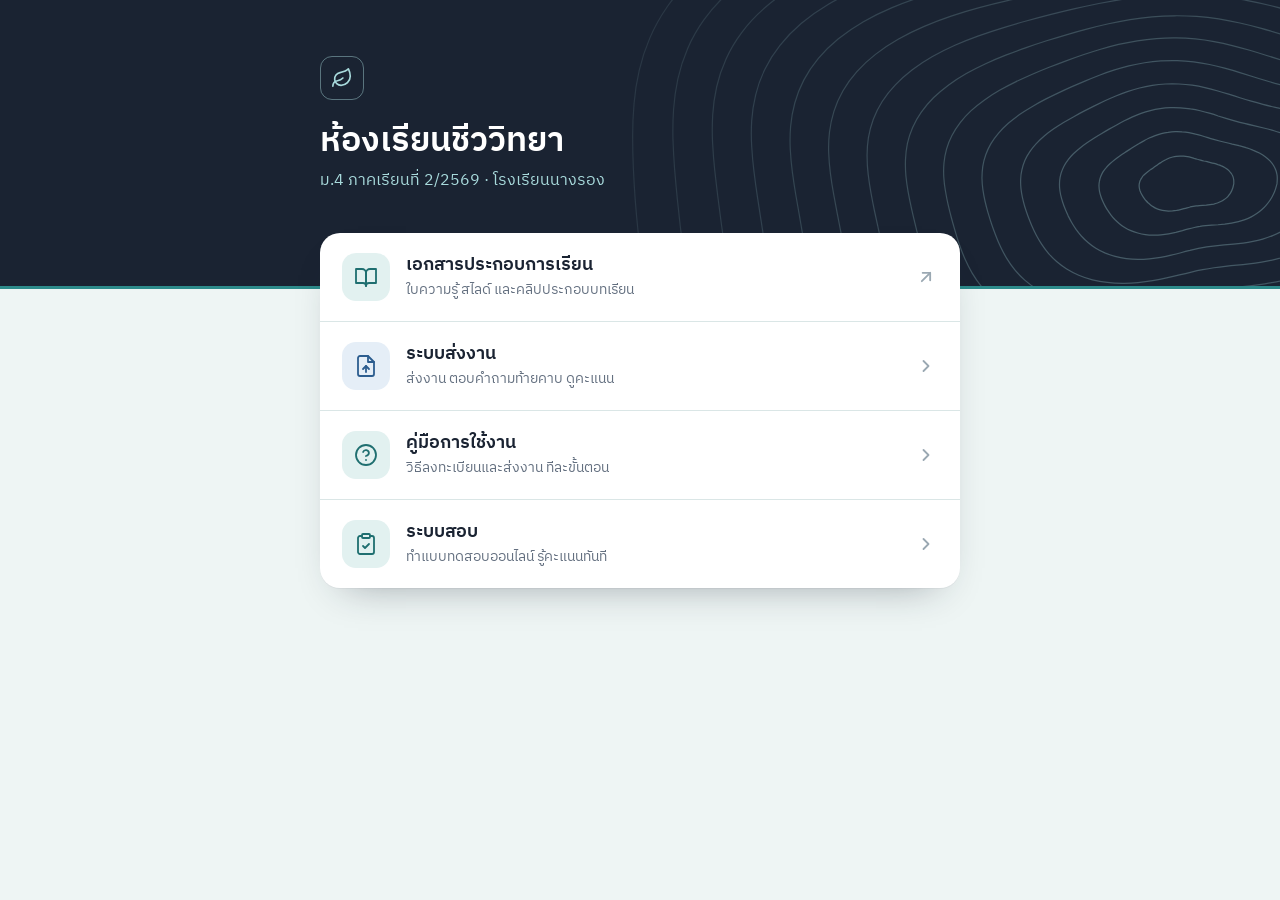
<file: index.html>
<!DOCTYPE html>
<html lang="th">
<head>
<meta charset="utf-8">
<meta name="viewport" content="width=device-width, initial-scale=1">
<meta name="theme-color" content="#1a2332">
<title>ห้องเรียนชีววิทยา</title>
<link rel="preconnect" href="https://fonts.googleapis.com">
<link href="https://fonts.googleapis.com/css2?family=IBM+Plex+Sans+Thai:wght@300;400;500;600;700&display=swap" rel="stylesheet">
<style>
  :root{
    --bg:#eef5f4; --card:#ffffff; --ink:#1a2332; --muted:#647080; --line:#dae6e6;
    --green:#1f6f70; --green-2:#2d8b8b;
    --g-soft:#e2f1f0; --g-ink:#1f6f70;
    --b-soft:#e5eef7; --b-ink:#2c5d8f;
    --s-soft:#eef0f2; --s-ink:#8a949b;
  }
  *{box-sizing:border-box;margin:0}
  body{font-family:'IBM Plex Sans Thai',system-ui,sans-serif;background:var(--bg);color:var(--ink);font-size:16px;line-height:1.55;-webkit-font-smoothing:antialiased;min-height:100vh}
  .wrap{max-width:680px;margin:0 auto;padding:0 20px}

  /* ---------- header ---------- */
  header{position:relative;overflow:hidden;color:#fff;padding:56px 0 92px}
  header .wrap{position:relative;z-index:1}
  .mark{width:44px;height:44px;border-radius:12px;border:1px solid rgba(168,218,220,.45);display:grid;place-items:center;color:var(--seafoam,#a8dadc);margin-bottom:22px}
  .mark svg{width:22px;height:22px}
  header h1{font-size:34px;font-weight:700;line-height:1.15}
  header p{margin-top:8px;font-size:16px;color:#a8dadc;font-weight:400}

  /* ---------- menu: แผ่นเดียว แบ่งแถวด้วยเส้น ---------- */
  main.wrap{margin-top:-56px;padding-bottom:40px;position:relative;z-index:2}
  .menu{background:var(--card);border-radius:20px;box-shadow:0 18px 40px -24px rgba(26,35,50,.45),0 1px 0 rgba(26,35,50,.04);overflow:hidden}
  .item{display:flex;align-items:center;gap:16px;padding:20px 22px;text-decoration:none;color:inherit;transition:background .15s}
  .item + .item{border-top:1px solid var(--line)}
  a.item:hover{background:#f4faf9}
  a.item:active{background:#e8f3f2}
  a.item:focus-visible{outline:2px solid var(--green-2);outline-offset:-4px;border-radius:16px}
  .icon{flex:none;width:48px;height:48px;border-radius:14px;display:grid;place-items:center}
  .icon svg{width:24px;height:24px}
  .text{min-width:0;flex:1}
  .text h2{font-size:18px;font-weight:600;line-height:1.35}
  .text p{font-size:14px;color:var(--muted);margin-top:2px}
  .nw{white-space:nowrap}
  .go{flex:none;width:24px;height:24px;display:grid;place-items:center;color:#9aa8b2;transition:transform .15s,color .15s}
  .go svg{width:20px;height:20px}
  a.item:hover .go{transform:translateX(3px);color:var(--green)}

  .green .icon{background:var(--g-soft);color:var(--g-ink)}
  .blue  .icon{background:var(--b-soft);color:var(--b-ink)}
  .item.soon .icon{background:var(--s-soft);color:var(--s-ink)}
  .item.soon h2{color:var(--s-ink)}
  .item.soon p{color:#a5aeb3}
  .tag{flex:none;font-size:12px;font-weight:500;color:var(--s-ink);background:var(--s-soft);padding:4px 12px;border-radius:999px}

  footer{text-align:center;color:#8795a0;font-size:13px;padding:4px 0 36px}

  @media (max-width:420px){
    header{padding:40px 0 84px}
    header h1{font-size:28px}
    .mark{margin-bottom:18px}
    .item{gap:14px;padding:18px 16px}
    .icon{width:44px;height:44px;border-radius:12px}
    .text h2{font-size:17px}
  }
  @media (prefers-reduced-motion:reduce){*{transition:none!important}}
</style>
<link rel="stylesheet" href="theme.css">
</head>
<body>
<header>
  <div class="wrap">
    <div class="mark">
      <svg viewBox="0 0 24 24" fill="none" stroke="currentColor" stroke-width="1.8" stroke-linecap="round" stroke-linejoin="round" aria-hidden="true">
        <path d="M11 20A7 7 0 0 1 9.8 6.1C15.5 5 17 4.48 19 2c1 2 2 4.18 2 8 0 5.5-4.78 10-10 10z"/>
        <path d="M2 21c0-3 1.85-5.36 5.08-6C9.5 14.52 12 13 13 12"/>
      </svg>
    </div>
    <h1>ห้องเรียนชีววิทยา</h1>
    <p>ม.4 ภาคเรียนที่ 2/2569 · โรงเรียนนางรอง</p>
  </div>
</header>

<main class="wrap">
  <nav id="menu" class="menu" aria-label="เมนูหลัก"></nav>
</main>


<script>
/* ===== เมนู: เพิ่ม/แก้ไขที่นี่ =====
   color: 'green' | 'blue'    ready: false = แสดง "เร็ว ๆ นี้"
   href ที่ขึ้นต้นด้วย https:// (เช่นลิงก์ Drive) จะเปิดในแท็บใหม่      */
const MENU = [
  { icon: 'book',   color: 'green', title: 'เอกสารประกอบการเรียน', desc: 'ใบความรู้ สไลด์ และคลิปประกอบบทเรียน',
    href: 'https://drive.google.com/drive/folders/1R1bPkcombRQYffNQXrdRec1xtFyFqQGI?usp=drive_link', ready: true },
  { icon: 'upload', color: 'blue',  title: 'ระบบส่งงาน', desc: 'ส่งงาน ตอบคำถามท้ายคาบ ดูคะแนน', href: 'submit/', ready: true },
  { icon: 'help',   color: 'green', title: 'คู่มือการใช้งาน', desc: 'วิธีลงทะเบียนและส่งงาน ทีละขั้นตอน', href: 'guide/', ready: true },
  { icon: 'exam',   color: 'green', title: 'ระบบสอบ',   desc: 'ทำแบบทดสอบออนไลน์ รู้คะแนนทันที', href: 'exam/', ready: true },
];

const ICONS = {
  book:   '<path d="M2 4h6a4 4 0 0 1 4 4v13a3 3 0 0 0-3-3H2z"/><path d="M22 4h-6a4 4 0 0 0-4 4v13a3 3 0 0 1 3-3h7z"/>',
  upload: '<path d="M14 2H6a2 2 0 0 0-2 2v16a2 2 0 0 0 2 2h12a2 2 0 0 0 2-2V8z"/><path d="M14 2v6h6"/><path d="M12 18v-6"/><path d="m9 15 3-3 3 3"/>',
  exam:   '<rect x="8" y="2" width="8" height="4" rx="1"/><path d="M16 4h2a2 2 0 0 1 2 2v14a2 2 0 0 1-2 2H6a2 2 0 0 1-2-2V6a2 2 0 0 1 2-2h2"/><path d="m9 14 2 2 4-4"/>',
  help:   '<circle cx="12" cy="12" r="10"/><path d="M9.1 9a3 3 0 0 1 5.8 1c0 2-3 3-3 3"/><path d="M12 17h.01"/>',
  next:   '<path d="m9 18 6-6-6-6"/>',
  out:    '<path d="M7 17 17 7"/><path d="M8 7h9v9"/>'
};
const svg = (name, w = 1.8) => `<svg viewBox="0 0 24 24" fill="none" stroke="currentColor" stroke-width="${w}" stroke-linecap="round" stroke-linejoin="round" aria-hidden="true">${ICONS[name]}</svg>`;
// ตัดบรรทัดเฉพาะตรงช่องว่าง ไม่ให้คำไทยขาดกลางคำ
const phrases = s => String(s).split(' ').map(w => `<span class="nw">${esc(w)}</span>`).join(' ');
const esc = s => String(s).replace(/[&<>"']/g, c => ({'&':'&amp;','<':'&lt;','>':'&gt;','"':'&quot;',"'":'&#39;'}[c]));

document.getElementById('menu').innerHTML = MENU.map(m => {
  const external = /^https?:\/\//.test(m.href);
  const ready = m.ready && (external || !/\s/.test(m.href));
  const body = `<span class="icon">${svg(m.icon)}</span>
    <span class="text"><h2>${esc(m.title)}</h2><p>${phrases(m.desc)}</p></span>`;
  return ready
    ? `<a class="item ${m.color}" href="${esc(m.href)}"${external ? ' target="_blank" rel="noopener"' : ''}>${body}<span class="go">${svg(external ? 'out' : 'next', 2.2)}</span></a>`
    : `<div class="item soon">${body}<span class="tag">เร็ว ๆ นี้</span></div>`;
}).join('');
</script>
</body>
</html>
</file>
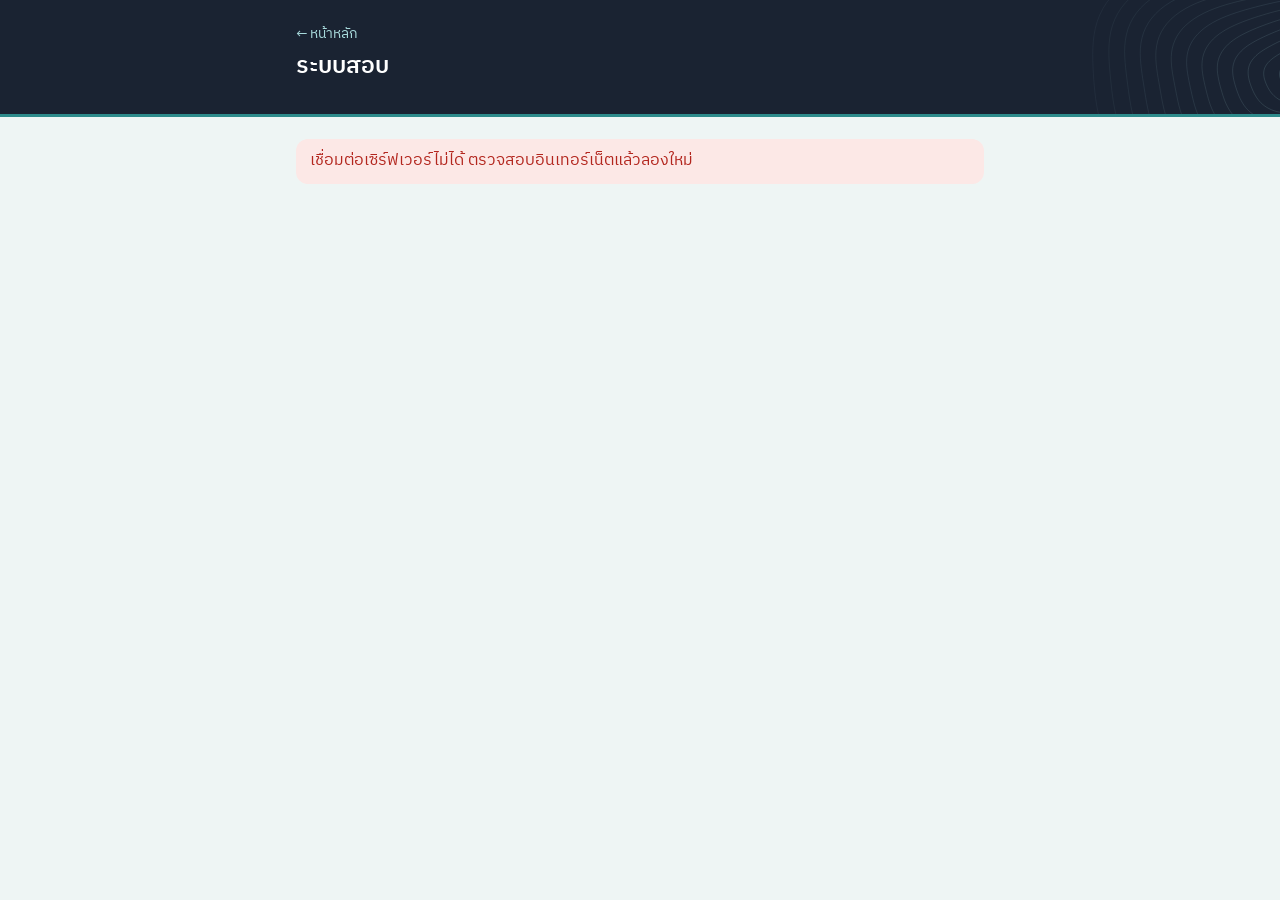
<file: exam/index.html>
<!DOCTYPE html>
<html lang="th">
<head>
<meta charset="utf-8">
<meta name="viewport" content="width=device-width, initial-scale=1">
<meta name="theme-color" content="#1a2332">
<title>ระบบสอบ</title>
<link rel="preconnect" href="https://script.google.com">
<link rel="preconnect" href="https://script.googleusercontent.com" crossorigin>
<link rel="preconnect" href="https://fonts.googleapis.com">
<link href="https://fonts.googleapis.com/css2?family=IBM+Plex+Sans+Thai:wght@300;400;500;600;700&display=swap" rel="stylesheet">
<style>
  :root{
    --bg:#eef5f4; --card:#fff; --ink:#1a2332; --text:#33404f; --muted:#5d6978; --line:#dae6e6;
    --brand:#1f6f70; --brand-dark:#185a5b; --soft:#e2f1f0;
    --red:#b3261e; --red-soft:#fce8e6; --amber:#9a5800; --amber-soft:#fff1dc;
  }
  *{box-sizing:border-box;margin:0}
  body{font-family:'IBM Plex Sans Thai',system-ui,sans-serif;background:var(--bg);color:var(--ink);font-size:16px;line-height:1.55;-webkit-font-smoothing:antialiased}
  .wrap{max-width:720px;margin:0 auto;padding:0 16px}
  .hidden{display:none!important}
  button{font:inherit}

  header{position:relative;overflow:hidden;background:linear-gradient(135deg,#1f6f70,#2d8b8b);color:#fff;padding:22px 0 26px;border-radius:0 0 26px 26px}
  header::after{content:"";position:absolute;width:220px;height:220px;border-radius:50%;background:rgba(255,255,255,.07);right:-60px;top:-110px}
  header .wrap{position:relative;z-index:1}
  .home{color:#fff;opacity:.85;font-size:14px;text-decoration:none}
  header h1{font-size:23px;font-weight:600;margin-top:2px}
  .who{margin-top:4px;font-size:15px;opacity:.95;display:flex;flex-wrap:wrap;gap:8px;align-items:center}
  .link{background:none;border:0;color:var(--brand);padding:0;cursor:pointer;text-decoration:underline}
  .link.light{color:#fff;font-size:14px}
  main.wrap{padding-top:22px;padding-bottom:60px}
  h2{font-size:19px;font-weight:600;margin:4px 0 14px}
  .muted{color:var(--muted)}
  .banner{background:var(--red-soft);color:var(--red);padding:10px 14px;border-radius:12px;margin-bottom:14px}

  /* login */
  .grid{display:grid;grid-template-columns:repeat(auto-fill,minmax(120px,1fr));gap:12px}
  .tile{background:var(--card);border:1px solid var(--line);border-radius:18px;padding:24px 8px;font-size:20px;font-weight:600;color:var(--brand);cursor:pointer}
  .list{display:flex;flex-direction:column;gap:6px}
  .row{display:flex;align-items:center;gap:12px;text-align:left;background:var(--card);border:1px solid var(--line);border-radius:14px;padding:12px 14px;cursor:pointer;color:var(--ink)}
  .no{min-width:32px;height:32px;border-radius:10px;background:var(--soft);color:var(--brand);display:grid;place-items:center;font-weight:600;font-size:14px}
  input[type=search],.pin{width:100%;padding:12px 14px;font:inherit;border:1px solid var(--line);border-radius:12px;margin-bottom:12px;background:#fff}
  .pin{font-size:20px;letter-spacing:4px;text-align:center}
  #pinMsg{min-height:22px;font-size:14px;color:var(--red);margin-bottom:10px}

  /* buttons & cards */
  .btn{display:block;width:100%;padding:12px;border:0;border-radius:14px;background:var(--brand);color:#fff;font-weight:500;cursor:pointer;text-align:center;transition:background .15s}
  .btn:hover{background:var(--brand-dark)}
  .btn.ghost{background:var(--soft);color:var(--brand-dark)}
  .btn:disabled{background:#dae6e6;color:#8b958f;cursor:not-allowed}
  .card{background:var(--card);border:1px solid var(--line);border-radius:20px;padding:18px;margin-bottom:12px}
  .card h3{font-size:18px;font-weight:600;margin:4px 0 10px}
  .meta{display:flex;flex-wrap:wrap;gap:6px;margin-bottom:12px}
  .chip{font-size:13px;font-weight:500;background:#ebf3f2;color:var(--text);padding:3px 10px;border-radius:999px}
  .chip.g{background:var(--soft);color:var(--brand)}
  .chip.a{background:var(--amber-soft);color:var(--amber)}
  .best{display:flex;justify-content:space-between;align-items:center;background:#f6fbf9;border-radius:12px;padding:10px 14px;margin-bottom:12px;font-size:15px}
  .best b{font-size:20px;color:var(--brand);font-weight:600}
  .empty{text-align:center;color:var(--muted);padding:48px 0}

  /* exam */
  .bar{position:sticky;top:0;z-index:5;background:rgba(238,245,244,.94);backdrop-filter:blur(6px);padding:10px 0 12px;margin:0 0 6px}
  .bar-top{display:flex;justify-content:space-between;align-items:baseline;gap:10px;font-size:14px}
  .bar-top b{font-size:16px;font-weight:600;color:var(--ink)}
  .track{height:6px;background:#e1e8e4;border-radius:99px;margin-top:8px;overflow:hidden}
  .fill{height:100%;background:var(--brand);border-radius:99px;width:0;transition:width .2s}
  fieldset.q{border:1px solid var(--line);background:var(--card);border-radius:20px;padding:18px;margin-bottom:12px;scroll-margin-top:90px}
  fieldset.q.miss{border-color:#e9a63c;box-shadow:0 0 0 3px var(--amber-soft)}
  .q legend{float:left;width:100%;padding:0;margin-bottom:12px;font-weight:600;font-size:17px;line-height:1.5}
  .q legend span{color:var(--muted);font-weight:500;margin-right:6px}
  .choice{display:flex;align-items:center;gap:12px;padding:11px 14px;border:1px solid var(--line);border-radius:14px;margin-bottom:8px;cursor:pointer;transition:border-color .15s,background .15s;clear:both}
  .choice:last-child{margin-bottom:0}
  .choice:hover{border-color:#b4d8d9}
  .choice input{position:absolute;opacity:0;pointer-events:none}
  .cl{flex:none;width:30px;height:30px;border-radius:10px;background:#ebf3f2;color:var(--muted);display:grid;place-items:center;font-weight:600;font-size:15px;transition:background .15s,color .15s}
  .choice:has(input:checked){border-color:var(--brand);background:var(--soft)}
  .choice:has(input:checked) .cl{background:var(--brand);color:#fff}
  .choice:has(input:focus-visible){outline:2px solid var(--brand);outline-offset:2px}
  .confirm{background:var(--amber-soft);border-radius:16px;padding:14px 16px;margin:6px 0 12px;color:var(--amber)}
  .confirm p{margin-bottom:10px}
  .actions{display:flex;gap:10px}
  .actions .btn{flex:1}

  /* result */
  .result{text-align:center;padding:28px 18px}
  .ring{width:150px;height:150px;border-radius:50%;margin:6px auto 16px;display:grid;place-items:center}
  .ring div{width:122px;height:122px;border-radius:50%;background:#fff;display:grid;place-items:center;align-content:center}
  .ring b{font-size:36px;font-weight:600;color:var(--brand);line-height:1}
  .ring small{color:var(--muted);font-size:14px;margin-top:4px}
  .result h3{font-size:20px;margin-bottom:4px}
  .result p{color:var(--text)}

  /* proctoring */
  .rules-card{background:var(--card);border:1px solid var(--line);border-radius:20px;padding:22px}
  .rules-card h2{margin:0 0 4px}
  .rules-list{list-style:none;padding:0;margin:16px 0;display:grid;gap:10px}
  .rules-list li{display:flex;gap:12px;align-items:flex-start;background:#f6fbf9;border-radius:14px;padding:12px 14px}
  .rules-list svg{flex:none;width:22px;height:22px;color:var(--red);margin-top:1px}
  .rules-list b{display:block;font-weight:600}
  .rules-list span{font-size:14px;color:var(--muted)}
  .rule-box{border-radius:14px;padding:12px 14px;margin-bottom:16px;font-size:15px;background:var(--amber-soft);color:var(--amber)}
  .tip{font-size:14px;color:var(--muted);margin:-4px 0 16px}
  .chip.r{background:var(--red-soft);color:var(--red)}
  .guard-pill{display:inline-flex;align-items:center;gap:6px;font-size:12px;font-weight:500;color:var(--brand);background:var(--soft);padding:2px 10px;border-radius:999px;margin-top:6px}
  .guard-pill.warned{color:var(--amber);background:var(--amber-soft)}
  .guard-pill svg{width:13px;height:13px}
  .watermark{position:fixed;inset:-50%;z-index:4;pointer-events:none;display:flex;flex-wrap:wrap;align-content:flex-start;gap:70px 90px;transform:rotate(-24deg);opacity:.07;font-weight:600;font-size:17px;color:#1a2332;padding:40px;user-select:none}
  body.noselect .who .link{display:none}
  .noselect{-webkit-user-select:none;user-select:none;-webkit-touch-callout:none}
  /* ระหว่างสอบ: ปิดการดึงหน้าลงเพื่อรีเฟรช และการเด้งของหน้าเวลาเลื่อนสุด */
  html.exam-on,html.exam-on body{overscroll-behavior:none}
  .unlock{margin:16px auto 4px;max-width:360px;text-align:left}
  .unlock label{display:block;font-weight:600;font-size:15px;margin-bottom:6px}
  .unlock-row{display:flex;gap:8px}
  .unlock-row input{flex:1;min-width:0;font:inherit;font-size:18px;letter-spacing:.08em;padding:11px 14px;border:1.5px solid var(--line);border-radius:12px;background:#fff;color:var(--ink)}
  .unlock-row input:focus{outline:none;border-color:var(--brand)}
  .unlock-row input::placeholder{letter-spacing:0;font-size:16px}
  .unlock-row .btn{width:auto;flex:none;padding-left:16px;padding-right:16px;margin:0}
  .unlock-msg{color:var(--red);font-size:14px;min-height:20px;margin:6px 0 2px}
  html.exam-on{touch-action:pan-x pan-y pinch-zoom}   /* ปิดแตะสองครั้งเพื่อซูม (ยังซูมด้วยสองนิ้วได้) */
  .fsback{position:fixed;left:50%;bottom:calc(16px + env(safe-area-inset-bottom));transform:translateX(-50%);z-index:60;
    background:#1a2332;color:#fff;border:0;border-radius:999px;padding:12px 20px;font:inherit;font-size:15px;font-weight:500;
    box-shadow:0 10px 28px -10px rgba(16,24,36,.6);cursor:pointer;white-space:nowrap}
  .fsback.hidden{display:none}
  .overlay{position:fixed;inset:0;z-index:30;background:rgba(26,35,50,.72);display:flex;align-items:center;justify-content:center;padding:20px}
  .dialog{background:#fff;border-radius:22px;padding:24px 22px;max-width:420px;width:100%;text-align:center}
  .dialog .ico{width:58px;height:58px;border-radius:50%;margin:0 auto 12px;display:grid;place-items:center;background:var(--amber-soft);color:var(--amber)}
  .dialog .ico svg{width:30px;height:30px}
  .dialog h3{font-size:21px;font-weight:600;margin-bottom:6px}
  .dialog p{color:var(--text);margin-bottom:6px}
  .dialog .why{display:inline-block;font-weight:600;color:var(--amber);background:var(--amber-soft);border-radius:8px;padding:2px 10px;margin:6px 0 10px}
  .locked .ico{background:var(--red-soft);color:var(--red)}
  @media print{body *{visibility:hidden!important}}
  #loading{position:fixed;inset:0;background:rgba(238,245,244,.75);display:grid;place-items:center;font-weight:500;color:var(--brand);z-index:20}
</style>
<link rel="stylesheet" href="../theme.css">
</head>
<body>
<header>
  <div class="wrap">
    <a class="home" href="../">← หน้าหลัก</a>
    <h1>ระบบสอบ</h1>
    <div id="who" class="who"></div>
  </div>
</header>

<main class="wrap">
  <div id="banner" class="banner hidden"></div>

  <section id="v-room" class="hidden">
    <h2>เลือกห้องเรียน</h2>
    <div id="rooms" class="grid"></div>
  </section>

  <section id="v-name" class="hidden">
    <button class="link" onclick="backToRooms()">← เปลี่ยนห้อง</button>
    <h2 style="margin-top:6px">เลือกชื่อของตัวเอง <span id="roomLabel" class="muted"></span></h2>
    <input id="search" type="search" placeholder="ค้นหาชื่อหรือเลขที่" oninput="renderStudents()" aria-label="ค้นหาชื่อ">
    <div id="students" class="list"></div>
  </section>

  <section id="v-pin" class="hidden">
    <button class="link" onclick="logout()">← เลือกชื่อใหม่</button>
    <h2 id="pinTitle" style="margin-top:6px"></h2>
    <p id="pinHelp" class="muted" style="margin-bottom:12px"></p>
    <input id="pin1" class="pin" type="password" inputmode="numeric" autocomplete="off" placeholder="เลขประจำตัวนักเรียน" aria-label="เลขประจำตัวนักเรียน" onkeydown="if(event.key==='Enter')doLogin()">
    <input id="pin2" class="pin hidden" type="password" inputmode="numeric" autocomplete="off" placeholder="กรอกเลขประจำตัวอีกครั้ง" aria-label="ยืนยันเลขประจำตัว" onkeydown="if(event.key==='Enter')doLogin()">
    <div id="pinMsg"></div>
    <button id="pinBtn" class="btn" onclick="doLogin()">เข้าสู่ระบบ</button>
  </section>

  <section id="v-list" class="hidden">
    <h2>ข้อสอบที่เปิดอยู่</h2>
    <div id="exams"></div>
  </section>

  <section id="v-rules" class="hidden">
    <div class="rules-card">
      <h2 id="ruTitle"></h2>
      <p class="muted">ข้อสอบชุดนี้เปิดระบบป้องกันการทุจริต อ่านกติกาก่อนเริ่ม</p>
      <ul class="rules-list">
        <li><svg viewBox="0 0 24 24" fill="none" stroke="currentColor" stroke-width="2" stroke-linecap="round" stroke-linejoin="round" aria-hidden="true"><rect x="2" y="4" width="20" height="14" rx="2"/><path d="m8 21h8"/><path d="m9 9 6 6"/><path d="m15 9-6 6"/></svg>
          <div><b>ห้ามสลับแอปหรือเปลี่ยนแท็บ</b><span>รวมถึงกดกลับหน้าโฮม และเปิดแอปแชต</span></div></li>
        <li><svg viewBox="0 0 24 24" fill="none" stroke="currentColor" stroke-width="2" stroke-linecap="round" stroke-linejoin="round" aria-hidden="true"><rect x="3" y="3" width="18" height="18" rx="2"/><path d="M12 3v18"/></svg>
          <div><b>ห้ามแบ่งหน้าจอหรือเปิดหน้าต่างลอย</b><span>ต้องเปิดข้อสอบเต็มจออย่างเดียว</span></div></li>
        <li><svg viewBox="0 0 24 24" fill="none" stroke="currentColor" stroke-width="2" stroke-linecap="round" stroke-linejoin="round" aria-hidden="true"><path d="M8 3H5a2 2 0 0 0-2 2v3"/><path d="M21 8V5a2 2 0 0 0-2-2h-3"/><path d="M3 16v3a2 2 0 0 0 2 2h3"/><path d="M16 21h3a2 2 0 0 0 2-2v-3"/></svg>
          <div><b>ห้ามย่อหน้าจอหรือสลับไปแอปอื่น</b><span>ห้ามรีเฟรชหรือปิดหน้าระหว่างทำ</span></div></li>
        <li><svg viewBox="0 0 24 24" fill="none" stroke="currentColor" stroke-width="2" stroke-linecap="round" stroke-linejoin="round" aria-hidden="true"><path d="M14.5 4h-5L7 7H4a2 2 0 0 0-2 2v9a2 2 0 0 0 2 2h16a2 2 0 0 0 2-2V9a2 2 0 0 0-2-2h-3z"/><circle cx="12" cy="13" r="3"/></svg>
          <div><b>ห้ามแคปหน้าจอหรือถ่ายรูปข้อสอบ</b><span>ข้อสอบมีชื่อของเราพิมพ์จาง ๆ อยู่ทุกหน้า</span></div></li>
      </ul>
      <div class="rule-box" id="ruleBox"></div>
      <p class="tip">ก่อนเริ่ม: ปิดแอปอื่น เปิดโหมด "ห้ามรบกวน" และชาร์จแบตให้พอ เพื่อไม่ให้มีสายเข้าหรือการแจ้งเตือนเด้งระหว่างสอบ</p>
      <div class="actions">
        <button class="btn ghost" onclick="loadExams()">ยกเลิก</button>
        <button class="btn" onclick="begin()">เข้าใจแล้ว เริ่มทำ</button>
      </div>
    </div>
  </section>

  <section id="v-locked" class="hidden">
    <div class="card result locked">
      <div class="dialog" style="padding:0;max-width:none">
        <div class="ico"><svg viewBox="0 0 24 24" fill="none" stroke="currentColor" stroke-width="2" stroke-linecap="round" stroke-linejoin="round" aria-hidden="true"><rect x="4" y="11" width="16" height="10" rx="2"/><path d="M8 11V7a4 4 0 0 1 8 0v4"/></svg></div>
        <h3>ข้อสอบถูกล็อก</h3>
        <p id="lkLead">ระบบส่งคำตอบที่ทำไว้ให้แล้ว</p>
        <p id="lkWhy" class="why"></p>
        <p id="lkScore" style="font-size:18px;font-weight:600;color:var(--ink)"></p>
        <form id="lkForm" class="unlock hidden" onsubmit="event.preventDefault();selfUnlock()">
          <label for="lkCode">รหัสปลดล็อกจากครู</label>
          <div class="unlock-row">
            <input id="lkCode" inputmode="text" autocomplete="off" autocapitalize="off" spellcheck="false" maxlength="12" placeholder="กรอกรหัส">
            <button class="btn" id="lkBtn" type="submit">ปลดล็อกและทำต่อ</button>
          </div>
          <p id="lkMsg" class="unlock-msg"></p>
          <p class="muted" style="font-size:13.5px">ทำต่อจากข้อเดิม คำตอบเดิม และเริ่มนับการเตือนใหม่</p>
        </form>
        <p id="lkAsk" class="muted">หากคิดว่าเป็นความผิดพลาด ให้ติดต่อครูผู้สอน</p>
        <button class="btn ghost" style="margin-top:14px" onclick="loadExams()">กลับไปหน้ารายการข้อสอบ</button>
      </div>
    </div>
  </section>

  <section id="v-exam" class="hidden">
    <div class="bar">
      <div class="bar-top"><b id="exTitle"></b><span id="exCount" class="muted"></span></div>
      <div class="track"><div id="exFill" class="fill"></div></div>
      <span id="guard" class="guard-pill hidden"><svg viewBox="0 0 24 24" fill="none" stroke="currentColor" stroke-width="2.2" stroke-linecap="round" stroke-linejoin="round" aria-hidden="true"><path d="M12 22s8-4 8-10V5l-8-3-8 3v7c0 6 8 10 8 10z"/></svg><span id="guardText"></span></span>
    </div>
    <form id="exForm" onsubmit="event.preventDefault();trySubmit()"></form>
    <div id="confirm" class="confirm hidden">
      <p id="confirmText"></p>
      <div class="actions">
        <button class="btn ghost" type="button" onclick="goMissing()">กลับไปตอบ</button>
        <button class="btn" type="button" onclick="sendExam()">ส่งเลย</button>
      </div>
    </div>
    <button id="sendBtn" class="btn" type="button" onclick="trySubmit()">ส่งคำตอบ</button>
    <p class="muted" style="text-align:center;font-size:14px;margin-top:10px">คำตอบถูกบันทึกในเครื่องไว้ ถ้าเผลอปิดหน้า กลับมาทำต่อได้</p>
  </section>

  <section id="v-result" class="hidden">
    <div class="card result">
      <div id="ring" class="ring"><div><b id="rScore"></b><small id="rFull"></small></div></div>
      <h3>ส่งข้อสอบเรียบร้อย</h3>
      <p id="rDetail"></p>
      <p id="rBest" class="muted" style="margin-top:4px"></p>
      <button class="btn ghost" style="margin-top:18px" onclick="loadExams()">กลับไปหน้ารายการข้อสอบ</button>
    </div>
  </section>
</main>
<div id="watermark" class="watermark hidden" aria-hidden="true"></div>
<div id="warn" class="overlay hidden" role="alertdialog" aria-modal="true" aria-labelledby="warnTitle">
  <div class="dialog">
    <div class="ico"><svg viewBox="0 0 24 24" fill="none" stroke="currentColor" stroke-width="2" stroke-linecap="round" stroke-linejoin="round" aria-hidden="true"><path d="m10.3 3.9-8.2 14a2 2 0 0 0 1.7 3h16.4a2 2 0 0 0 1.7-3l-8.2-14a2 2 0 0 0-3.4 0z"/><path d="M12 9v4"/><path d="M12 17h.01"/></svg></div>
    <h3 id="warnTitle">คำเตือน ครั้งที่ 1</h3>
    <p>ระบบตรวจพบ</p>
    <p id="warnWhy" class="why"></p>
    <p id="warnMore"></p>
    <button class="btn" style="margin-top:12px" onclick="resume()">กลับไปทำข้อสอบต่อ</button>
  </div>
</div>
<div id="loading">กำลังโหลด…</div>

<script src="../config.js"></script>
<script>
const LABELS = ['ก', 'ข', 'ค', 'ง', 'จ'];
const S = { rooms: [], room: null, students: [], student: null, pin: null, exams: [], ex: null, ans: {}, missing: [], sending: false };
const $ = id => document.getElementById(id);
const esc = s => String(s ?? '').replace(/[&<>"']/g, c => ({'&':'&amp;','<':'&lt;','>':'&gt;','"':'&quot;',"'":'&#39;'}[c]));
const roomName = r => 'ม.' + String(r).replace('-', '/');
const errText = e => String((e && e.message) || e).replace(/^(Exception|Error):\s*/, '').replace('AUTH:', '');
const isAuth = e => String((e && e.message) || e).includes('AUTH:');
const store = (k, v) => { try { v == null ? localStorage.removeItem(k) : localStorage.setItem(k, v); } catch (e) {} };
const load = k => { try { return localStorage.getItem(k); } catch (e) { return null; } };
const loading = on => $('loading').classList.toggle('hidden', !on);
const VIEWS = ['v-room', 'v-name', 'v-pin', 'v-list', 'v-rules', 'v-exam', 'v-result', 'v-locked'];
function show(id) { VIEWS.forEach(v => $(v).classList.toggle('hidden', v !== id)); window.scrollTo(0, 0); }
function banner(e) { const b = $('banner'); if (!e) return b.classList.add('hidden'); b.textContent = errText(e); b.classList.remove('hidden'); }

async function run(action, ...args) {
  let res;
  try { res = await fetch(API_URL, { method: 'POST', body: JSON.stringify({ action, args }) }); }
  catch (e) { throw new Error('เชื่อมต่อเซิร์ฟเวอร์ไม่ได้ ตรวจสอบอินเทอร์เน็ตแล้วลองใหม่'); }
  const out = await res.json().catch(() => null);
  if (!out) throw new Error('เซิร์ฟเวอร์ตอบกลับผิดรูปแบบ');
  if (!out.ok) throw new Error(out.error);
  return out.data;
}

/** เรียกซ้ำอัตโนมัติเมื่อเซิร์ฟเวอร์ยุ่ง/เน็ตสะดุด (คำตอบยังอยู่ครบ ส่งซ้ำได้ปลอดภัย) */
const BUSY = /ล็อก|lock|timed out|หมดเวลา|ยุ่ง|busy|Service invoked too many|เชื่อมต่อเซิร์ฟเวอร์ไม่ได้|ผิดรูปแบบ/i;
async function runRetry(action, args, onRetry, tries = 5) {
  for (let i = 1; ; i++) {
    try { return await run(action, ...args); }
    catch (e) {
      if (i >= tries || isAuth(e) || !BUSY.test(String(e && e.message))) throw e;
      onRetry && onRetry(i);
      await new Promise(r => setTimeout(r, 1500 * i + Math.random() * 1500));
    }
  }
}

/* ---------- เข้าสู่ระบบ (ใช้ข้อมูลเดียวกับระบบส่งงาน) ---------- */
async function init() {
  // เคยเข้าระบบในเครื่องนี้แล้ว → ข้ามการโหลดรายชื่อห้อง/นักเรียน เข้าได้ทันที
  const r0 = load('room'), n0 = load('no'), p0 = load('pin'), nm = load('name');
  if (r0 && n0 && p0 && nm) {
    S.room = r0; S.student = { no: n0, name: nm }; S.pin = p0;
    $('roomLabel').textContent = roomName(r0);
    const act = load('activeExam');
    setWho();
    if (act) return openExam(act, true);         // รีเฟรชระหว่างสอบ → กลับเข้าข้อสอบทันที
    return loadExams();
  }
  loading(true);
  try {
    S.rooms = await run('getRooms');
    const r = load('room');
    if (r && S.rooms.includes(r)) await pickRoom(r, load('no'));
    else showRooms();
  } catch (e) { banner(e); }
  loading(false);
}
async function backToRooms() {
  if (!S.rooms.length) { loading(true); try { S.rooms = await run('getRooms'); } catch (e) { banner(e); } loading(false); }
  showRooms();
}
function showRooms() {
  banner(null); $('who').innerHTML = '';
  $('rooms').innerHTML = S.rooms.map(r => `<button class="tile" onclick="pickRoom('${esc(r)}')">${esc(roomName(r))}</button>`).join('');
  show('v-room');
}
async function pickRoom(room, autoNo) {
  loading(true); banner(null);
  try {
    S.room = room; S.students = await run('getStudents', room); store('room', room);
    $('roomLabel').textContent = roomName(room);
    const s = autoNo && S.students.find(x => String(x.no) === String(autoNo));
    if (s) await pickStudent(s.no);
    else { $('search').value = ''; renderStudents(); show('v-name'); }
  } catch (e) { banner(e); }
  loading(false);
}
function renderStudents() {
  const q = $('search').value.trim();
  $('students').innerHTML = S.students.filter(s => !q || s.name.includes(q) || String(s.no) === q)
    .map(s => `<button class="row" onclick="pickStudent('${esc(s.no)}')"><span class="no">${esc(s.no)}</span>${esc(s.name)}</button>`).join('')
    || '<p class="muted">ไม่พบชื่อ</p>';
}
async function pickStudent(no) {
  S.student = S.students.find(s => String(s.no) === String(no));
  S.pin = (load('no') === String(no) && load('pin')) || null;
  if (S.pin) await enter(); else await showPin();
}
async function showPin() {
  loading(true);
  try {
    const st = await run('getAuthState', S.room, S.student.no);
    S.first = !st.registered;
    $('pinTitle').textContent = `${S.student.name} · เลขที่ ${S.student.no}`;
    $('pinHelp').textContent = S.first ? 'เข้าใช้ครั้งแรก: กรอกเลขประจำตัวนักเรียน 2 ครั้ง' : 'กรอกเลขประจำตัวนักเรียนเพื่อยืนยันตัวตน';
    $('pin1').value = ''; $('pin2').value = ''; $('pinMsg').textContent = '';
    $('pin2').classList.toggle('hidden', !S.first);
    $('pinBtn').textContent = S.first ? 'ลงทะเบียนและเข้าสู่ระบบ' : 'เข้าสู่ระบบ';
    $('who').innerHTML = ''; show('v-pin');
  } catch (e) { banner(e); }
  loading(false);
}
async function doLogin() {
  const p1 = $('pin1').value.replace(/\s/g, ''), p2 = $('pin2').value.replace(/\s/g, '');
  if (!/^\d{4,10}$/.test(p1)) return ($('pinMsg').textContent = 'เลขประจำตัวต้องเป็นตัวเลข 4–10 หลัก');
  if (S.first && p1 !== p2) return ($('pinMsg').textContent = 'เลขทั้งสองช่องไม่ตรงกัน');
  loading(true);
  try {
    await run('login', S.room, S.student.no, p1);
    S.pin = p1; store('no', S.student.no); store('pin', p1); store('name', S.student.name);
    loading(false); await enter();
  } catch (e) { loading(false); $('pinMsg').textContent = errText(e); }
}
function setWho() {
  $('who').innerHTML = `<span>${esc(S.student.name)} · ${esc(roomName(S.room))} เลขที่ ${esc(S.student.no)}</span>
    <button class="link light" onclick="logout()">ออกจากระบบ</button>`;
}
async function enter() {
  store('name', S.student.name);
  setWho();
  await loadExams();
}
async function logout() {
  if (S.ex && !confirmLeave()) return;
  S.ex = null; store('activeExam', null);
  store('no', null); store('pin', null); store('name', null); S.student = null; S.pin = null;
  $('who').innerHTML = ''; $('search').value = '';
  if (!S.students.length) {                       // เข้ามาทางลัด ยังไม่มีรายชื่อ → โหลดก่อน
    loading(true);
    try { S.students = await run('getStudents', S.room); } catch (e) { banner(e); }
    loading(false);
  }
  renderStudents(); show('v-name');
}
function authFail() { store('pin', null); store('activeExam', null); S.pin = null; S.ex = null; showPin(); }

/* ---------- รายการข้อสอบ ---------- */
async function loadExams() {
  S.ex = null; Guard.stop(); store('activeExam', null); loading(true); banner(null);
  try { S.exams = await run('getExams', S.room, S.student.no, S.pin); renderExams(); show('v-list'); }
  catch (e) { loading(false); if (isAuth(e)) return authFail(); banner(e); }
  loading(false);
}
function renderExams() {
  $('exams').innerHTML = S.exams.length ? S.exams.map(e => {
    const left = e.attempts - e.used;
    let btn;
    if (e.inProgress) btn = `<button class="btn" onclick="start('${esc(e.id)}')">ทำต่อ</button>`;
    else if (e.locked) btn = e.selfUnlock ? `<button class="btn" onclick="showLocked('${esc(e.id)}')">กรอกรหัสปลดล็อก</button>`
                                          : `<button class="btn" disabled>ถูกล็อก · ติดต่อครู</button>`;
    else if (!e.count) btn = `<button class="btn" disabled>ยังไม่มีข้อสอบ</button>`;
    else if (left <= 0) btn = `<button class="btn" disabled>ทำครบ ${e.attempts} ครั้งแล้ว</button>`;
    else btn = `<button class="btn${e.done ? ' ghost' : ''}" onclick="start('${esc(e.id)}')">${e.done ? `ทำอีกครั้ง (เหลือ ${left} ครั้ง)` : 'เริ่มทำข้อสอบ'}</button>`;
    return `<article class="card">
      <h3>${esc(e.title)}</h3>
      <div class="meta">
        <span class="chip">${e.count} ข้อ</span><span class="chip">${e.full} คะแนน</span>
        <span class="chip">ทำได้ ${e.attempts} ครั้ง</span>
        ${e.proctor ? '<span class="chip">ป้องกันทุจริต</span>' : ''}
        ${e.locked ? '<span class="chip r">ถูกล็อก</span>' : e.inProgress ? '<span class="chip a">ทำค้างไว้</span>' : e.done ? `<span class="chip g">ทำแล้ว ${e.done} ครั้ง</span>` : ''}
      </div>
      ${e.best !== null ? `<div class="best"><span>คะแนนที่ดีที่สุด</span><span><b>${e.best}</b> / ${e.full}</span></div>` : ''}
      ${btn}
    </article>`;
  }).join('') : '<div class="empty">ตอนนี้ยังไม่มีข้อสอบที่เปิดให้ทำ</div>';
}

/* ---------- ทำข้อสอบ ---------- */
const draftKey = () => `exam:${S.room}:${S.student.no}:${S.ex.id}:${S.ex.attempt}`;
function start(id) {
  const e = S.exams.find(x => x.id === id);
  S.pendingId = id;
  if (e && e.proctor) {
    const lim = e.limit || 4;
    $('ruTitle').textContent = e.title;
    $('ruleBox').innerHTML = `<b>ครั้งที่ 1${lim > 2 ? '–' + (lim - 1) : ''}</b> ระบบจะเตือน · <b>ครั้งที่ ${lim}</b> ข้อสอบจะถูกล็อกและส่งคำตอบที่ทำไว้ทันที`;
    show('v-rules'); return;
  }
  openExam(id);
}
function begin() { Guard.enterFullscreen(); openExam(S.pendingId); }   // ต้องขอเต็มจอทันทีตอนกดปุ่ม
async function openExam(id, fromReload) {
  loading(true); banner(null);
  if (fromReload) $('loading').textContent = 'กำลังกลับเข้าข้อสอบ…';
  try {
    const r = await runRetry('startExam', [S.room, S.student.no, S.pin, id],
      n => { $('loading').textContent = `คนเข้าพร้อมกันเยอะ กำลังลองอีกครั้ง (${n})…`; });
    if (r.locked) {                                  // ปิดหน้าไปนานเกินไปจนครบจำนวนครั้ง
      store('activeExam', null); loading(false); $('loading').textContent = 'กำลังโหลด…';
      S.ex = { id: r.id }; return Guard.lockOut(r.why, r.result, r.selfUnlock);
    }
    S.ex = r;
    store('activeExam', id);
    S.ans = Object.assign({}, S.ex.answers || {}, JSON.parse(load(draftKey()) || '{}'));
    renderExam(); show('v-exam');
    if (S.ex.proctor) Guard.start(S.ex.violations || 0, S.ex.limit || 4); else Guard.stop();
  } catch (e) {
    loading(false); Guard.stop(); store('activeExam', null); $('loading').textContent = 'กำลังโหลด…';
    if (isAuth(e)) return authFail();
    S.ex = null;
    if (fromReload) { await loadExams(); return banner(e); }
    banner(e); show('v-list');
  }
  loading(false); $('loading').textContent = 'กำลังโหลด…';
}

/* ---------- ปลดล็อกด้วยรหัสจากครู ---------- */
function showLocked(id) {
  S.lockedId = id;
  const e = S.exams.find(x => x.id === id);
  $('lkLead').textContent = 'ข้อสอบชุดนี้ถูกล็อกเพราะตรวจพบการออกจากหน้าข้อสอบ' + (e ? ` (${e.title})` : '');
  $('lkWhy').textContent = ''; $('lkScore').textContent = '';
  toggleUnlock(true);
  show('v-locked');
}
function toggleUnlock(on) {
  $('lkForm').classList.toggle('hidden', !on);
  $('lkAsk').textContent = on ? 'ขอรหัสจากครูผู้สอน' : 'หากคิดว่าเป็นความผิดพลาด ให้ติดต่อครูผู้สอน';
  $('lkCode').value = ''; $('lkMsg').textContent = '';
}
async function selfUnlock() {
  const code = $('lkCode').value.trim();
  if (!code) return ($('lkMsg').textContent = 'กรอกรหัสที่ได้จากครู');
  Guard.enterFullscreen();                       // ต้องขอเต็มจอตอนกดปุ่ม
  $('lkBtn').disabled = true; $('lkMsg').textContent = ''; loading(true);
  try {
    await run('studentUnlockExam', S.room, S.student.no, S.pin, S.lockedId, code);
    loading(false);
    await openExam(S.lockedId);
  } catch (e) {
    loading(false); Guard.exitFullscreen();
    if (isAuth(e)) return authFail();
    $('lkMsg').textContent = errText(e);
  } finally { $('lkBtn').disabled = false; }
}
function renderExam() {
  $('exTitle').textContent = S.ex.title + (S.ex.attempts > 1 ? ` · ครั้งที่ ${S.ex.attempt}` : '');
  $('exForm').innerHTML = S.ex.questions.map((q, i) => `
    <fieldset class="q" id="q${i}">
      <legend><span>${i + 1}.</span>${esc(q.text)}</legend>
      ${q.choices.map((c, j) => `<label class="choice"><input type="radio" name="q${i}" value="${esc(c)}"
          ${S.ans[q.uid] === c ? 'checked' : ''} onchange="pick(${i})"><span class="cl">${LABELS[j]}</span><span>${esc(c)}</span></label>`).join('')}
    </fieldset>`).join('');
  $('confirm').classList.add('hidden');
  progress();
}
function pick(i) {
  const q = S.ex.questions[i];
  const r = document.querySelector(`input[name="q${i}"]:checked`);
  if (r) S.ans[q.uid] = r.value;
  $('q' + i).classList.remove('miss');
  store(draftKey(), JSON.stringify(S.ans));
  $('confirm').classList.add('hidden');
  progress();
}
function progress() {
  const n = S.ex.questions.length, done = S.ex.questions.filter(q => S.ans[q.uid]).length;
  $('exCount').textContent = `ตอบแล้ว ${done}/${n}`;
  $('exFill').style.width = (n ? done / n * 100 : 0) + '%';
}
function trySubmit() {
  S.missing = S.ex.questions.map((q, i) => S.ans[q.uid] ? -1 : i).filter(i => i >= 0);
  document.querySelectorAll('fieldset.q').forEach(f => f.classList.remove('miss'));
  if (!S.missing.length) return sendExam();
  S.missing.forEach(i => $('q' + i).classList.add('miss'));
  const list = S.missing.slice(0, 8).map(i => i + 1).join(', ') + (S.missing.length > 8 ? ' …' : '');
  $('confirmText').textContent = `ยังไม่ได้ตอบ ${S.missing.length} ข้อ (ข้อ ${list}) ข้อที่ไม่ตอบจะนับเป็นผิด`;
  $('confirm').classList.remove('hidden');
  $('confirm').scrollIntoView({ behavior: 'smooth', block: 'center' });
}
function goMissing() { if (S.missing.length) $('q' + S.missing[0]).scrollIntoView({ behavior: 'smooth', block: 'start' }); }
async function sendExam() {
  if (S.sending) return;
  S.sending = true; $('sendBtn').disabled = true; loading(true);
  Guard.pause();
  try {
    const r = await runRetry('submitExam', [S.room, S.student.no, S.pin, S.ex.id, S.ans],
      n => { $('loading').textContent = `คนส่งพร้อมกันเยอะ กำลังส่งอีกครั้ง (${n})…`; });
    store(draftKey(), null); store('activeExam', null);
    S.ex = null; Guard.stop();
    const pct = r.full ? r.score / r.full * 100 : 0;
    $('ring').style.background = `conic-gradient(var(--brand) ${pct}%, #e4ebe7 0)`;
    $('rScore').textContent = r.score;
    $('rFull').textContent = `จาก ${r.full} คะแนน`;
    $('rDetail').textContent = `ตอบถูก ${r.correct} จาก ${r.total} ข้อ`;
    $('rBest').textContent = (r.best !== null && r.best !== r.score ? `คะแนนที่ดีที่สุด ${r.best} · ` : '') +
      (r.left > 0 ? `ทำได้อีก ${r.left} ครั้ง` : 'ครบจำนวนครั้งที่ทำได้แล้ว');
    show('v-result');
  } catch (e) {
    if (isAuth(e)) { loading(false); Guard.stop(); return authFail(); }
    Guard.resumeWatch(); banner(e); window.scrollTo(0, 0);
  } finally { S.sending = false; $('sendBtn').disabled = false; loading(false); $('loading').textContent = 'กำลังโหลด…'; }
}
function confirmLeave() { return !S.ex || confirm('ยังไม่ได้ส่งข้อสอบ ออกจากหน้านี้ไหม? (คำตอบที่เลือกไว้ยังเก็บอยู่ในเครื่อง)'); }
window.addEventListener('beforeunload', e => { if (S.ex && (Guard.on || Object.keys(S.ans).length)) { e.preventDefault(); e.returnValue = ''; } });

/* =====================================================================
 *  ระบบป้องกันทุจริต
 *  ตรวจจับ: สลับแอป/แท็บ/ย่อจอ (visibility), ไปหน้าต่างอื่น (blur), ออกจากเต็มจอ,
 *           แบ่งจอ/หน้าต่างลอย (ขนาดจอหดผิดปกติ), กด PrintScreen, สั่งพิมพ์, ปิด/รีเฟรชหน้า
 *  ครั้งแรกเตือน ครั้งที่ 2 เซิร์ฟเวอร์ล็อกและส่งคำตอบ (เก็บนับในชีท รีเฟรชก็ไม่รีเซ็ต)
 * ===================================================================== */
const Guard = {
  on: false, paused: false, count: 0, limit: 4, last: 0, base: null, fsWanted: false, busy: false,
  // "เหตุการณ์" = การออกจากหน้าข้อสอบ 1 ครั้ง ไม่ว่าจะยิงสัญญาณกี่ตัว นับเป็น 1 เสมอ
  incident: false, awaySince: 0, awayHidden: false, presentSince: 0, minorSent: 0, minorLast: 0,
  AWAY_MS: 1500,        // หลุดโฟกัสนานกว่านี้ = นับ   (สั้นกว่า = บันทึกเป็นเหตุการณ์เล็กน้อย ไม่นับ)
  OVERLAY_MS: 2500,     // หน้าต่างอื่นทับ (ยังเห็นหน้าข้อสอบอยู่) นานเท่านี้ = นับทันทีโดยไม่ต้องรอกลับมา
  SETTLE_MS: 2000,      // กลับมาอยู่หน้าข้อสอบต่อเนื่องเท่านี้ ถึงจะเริ่มนับเหตุการณ์ใหม่ได้

  fsEl() { return document.fullscreenElement || document.webkitFullscreenElement; },
  canFs() { const d = document.documentElement; return !!(d.requestFullscreen || d.webkitRequestFullscreen); },
  enterFullscreen() {
    const d = document.documentElement;
    try { const p = (d.requestFullscreen || d.webkitRequestFullscreen).call(d, { navigationUI: 'hide' }); if (p && p.catch) p.catch(() => {}); } catch (e) {}
  },
  exitFullscreen() { if (!this.fsEl()) return; try { const p = (document.exitFullscreen || document.webkitExitFullscreen).call(document); if (p && p.catch) p.catch(() => {}); } catch (e) {} },

  start(count, limit) {
    Object.assign(this, { on: true, paused: false, count: count, limit: limit, last: 0, incident: false,
      awaySince: 0, presentSince: Date.now(), minorSent: 0, minorLast: 0 });
    this.fsWanted = this.canFs();
    if (this.fsWanted && !this.fsEl()) this.enterFullscreen();
    document.body.classList.add('noselect');
    document.documentElement.classList.add('exam-on');
    this.watermark(true);
    this.incident = true;                         // ช่วงเข้าเต็มจอตอนเริ่ม ยังไม่นับ
    setTimeout(() => this.baseline(), 900);
    setTimeout(() => { if (this.on && this.fsWanted && !this.fsEl()) this.fsPrompt(true); }, 1200);
    this.pill();
  },
  stop() {
    this.on = false; this.paused = false;
    document.body.classList.remove('noselect');
    document.documentElement.classList.remove('exam-on');
    this.fsPrompt(false);
    this.watermark(false);
    $('guard').classList.add('hidden'); $('warn').classList.add('hidden');
    if (this.fsEl()) this.exitFullscreen();
  },
  pause() { this.paused = true; },
  fsPrompt(show) {
    let b = document.getElementById('fsback');
    if (!b) {
      b = document.createElement('button'); b.id = 'fsback'; b.className = 'fsback hidden'; b.type = 'button';
      b.textContent = 'แตะเพื่อกลับเข้าโหมดเต็มจอ';
      b.onclick = () => { this.enterFullscreen(); this.fsPrompt(false); };
      document.body.appendChild(b);
    }
    b.classList.toggle('hidden', !show);
  },
  resumeWatch() { this.paused = false; this.incident = true; this.presentSince = Date.now(); this.baseline(); },
  // ทิศทางของ "เครื่อง" (ไม่ใช่หน้าต่าง) — การแบ่งจอไม่ทำให้ค่านี้เปลี่ยน แต่การหมุนเครื่องเปลี่ยน
  orient() {
    const o = screen.orientation && screen.orientation.type;
    if (o) return o.startsWith('landscape') ? 'L' : 'P';
    return screen.width > screen.height ? 'L' : 'P';
  },
  baseline() { this.base = { w: window.innerWidth, h: window.innerHeight, o: this.orient() }; },
  pill() {
    $('guard').classList.remove('hidden');
    $('guard').classList.toggle('warned', this.count > 0);
    $('guardText').textContent = this.count > 0 ? this.leftText(this.count) : 'ระบบป้องกันทุจริตเปิดอยู่';
  },
  watermark(show) {
    const w = $('watermark');
    if (!show) return w.classList.add('hidden');
    const t = `${S.student.name} · ${roomName(S.room)} เลขที่ ${S.student.no}`;
    w.innerHTML = Array.from({ length: 60 }, () => `<span>${esc(t)}</span>`).join('');
    w.classList.remove('hidden');
  },

  /* ตรวจพบเหตุการณ์ที่นับ: 1 เหตุการณ์ = 1 ครั้ง */
  async flag(type) {
    if (!this.on || this.paused || this.busy || !S.ex) return;
    if (this.incident) return;                                   // เหตุการณ์เดิมยังไม่จบ
    if (!$('warn').classList.contains('hidden')) return;
    const now = Date.now();
    if (now - this.last < 1000) return;
    this.incident = true; this.presentSince = 0; this.last = now; this.busy = true;
    const predicted = this.count + 1;
    // แสดงทันทีไม่ต้องรอเซิร์ฟเวอร์ (Apps Script ตอบช้า 1–2 วินาที)
    if (predicted < this.limit) this.showWarn(predicted, type);
    else { loading(true); $('loading').textContent = 'กำลังบันทึก…'; }
    let r;
    try { r = await run('reportViolation', S.room, S.student.no, S.pin, S.ex.id, type, S.ans); }
    catch (e) { r = { count: predicted, locked: predicted >= this.limit, offline: true }; }
    this.busy = false; loading(false); $('loading').textContent = 'กำลังโหลด…';
    this.count = r.count || predicted;
    if (r.locked) return this.lockOut(type, r.result, r.selfUnlock);
    this.showWarn(this.count, type);                                            // ยืนยันตัวเลขจากเซิร์ฟเวอร์
  },
  leftText(n) {
    const left = this.limit - 1 - n;
    return left > 0 ? `ถูกเตือนแล้ว ${n} ครั้ง · เหลืออีก ${left} ครั้งก่อนล็อก` : `ถูกเตือนแล้ว ${n} ครั้ง · อีกครั้งจะถูกล็อก`;
  },
  showWarn(n, type) {
    this.count = Math.max(this.count, n - 1);
    const left = this.limit - 1 - n;
    $('warnTitle').textContent = `คำเตือน ครั้งที่ ${n} จาก ${this.limit - 1}`;
    $('warnWhy').textContent = type;
    $('warnMore').innerHTML = left > 0
      ? `เตือนได้อีก <b>${left} ครั้ง</b> ถ้าเกิดขึ้นครบ ${this.limit} ครั้ง <b>ข้อสอบจะถูกล็อกและส่งคำตอบทันที</b>`
      : `นี่คือคำเตือนครั้งสุดท้าย ถ้าเกิดขึ้นอีก <b>ข้อสอบจะถูกล็อกและส่งคำตอบทันที</b>`;
    $('warn').classList.remove('hidden');
    $('guardText').textContent = this.leftText(n);
    $('guard').classList.add('warned');
  },
  /* เหตุการณ์เล็กน้อย: ไม่นับ แต่บันทึกให้ครูดู (จำกัดความถี่) */
  minor(detail) {
    if (!this.on || this.paused || !S.ex) return;
    const now = Date.now();
    if (this.minorSent >= 15 || now - this.minorLast < 8000) return;
    this.minorSent++; this.minorLast = now;
    run('logExamEvent', S.room, S.student.no, S.pin, S.ex.id, detail).catch(() => {});
  },
  lockOut(type, res, self) {
    if (S.ex && S.ex.attempt) store(draftKey(), null);
    S.lockedId = S.ex && S.ex.id;
    store('activeExam', null);
    S.ex = null; this.stop();
    $('lkLead').textContent = `ตรวจพบการออกจากหน้าข้อสอบครบ ${this.limit} ครั้ง ระบบส่งคำตอบที่ทำไว้ให้แล้ว`;
    toggleUnlock(!!self);
    $('lkWhy').textContent = type;
    $('lkScore').textContent = res ? `ตอบถูก ${res.correct} จาก ${res.total} ข้อ · ได้ ${res.score} / ${res.full} คะแนน` : '';
    show('v-locked');
  },

  /* ตรวจสถานะทุก 0.5 วินาที + ทุกครั้งที่มีสัญญาณ focus/blur/visibility */
  poll() {
    if (!this.on || this.paused || !S.ex) return;
    const now = Date.now();
    const away = document.hidden || !document.hasFocus();
    if (away) {
      if (!this.awaySince) { this.awaySince = now; this.awayHidden = false; }
      if (document.hidden) this.awayHidden = true;
      this.presentSince = 0;
      // ยังเห็นหน้าข้อสอบแต่มีแอป/หน้าต่างอื่นทับนานเกินไป → นับทันที
      if (!document.hidden && now - this.awaySince >= this.OVERLAY_MS) this.flag('มีหน้าต่างหรือแอปอื่นทับหน้าข้อสอบ');
      return;
    }
    if (this.awaySince) {                                         // เพิ่งกลับมา
      const dur = now - this.awaySince, hidden = this.awayHidden;
      this.awaySince = 0;
      if (hidden) this.flag('สลับแอป พับ หรือย่อหน้าจอ');                    // หน้าถูกซ่อน = นับทันที ไม่ว่าสั้นแค่ไหน
      else if (dur >= this.AWAY_MS) this.flag('ออกไปใช้หน้าต่างหรือแอปอื่น');
      else if (!this.incident) this.minor(`หน้าจอหลุดโฟกัสชั่วครู่ ${(dur / 1000).toFixed(1)} วินาที (ไม่นับ)`);
    }
    if (!this.presentSince) this.presentSince = now;
    if (this.incident && !this.busy && $('warn').classList.contains('hidden') && now - this.presentSince >= this.SETTLE_MS) this.incident = false;
  },

  init() {
    setInterval(() => this.poll(), 500);
    ['visibilitychange'].forEach(ev => document.addEventListener(ev, () => this.poll()));
    ['blur', 'focus'].forEach(ev => window.addEventListener(ev, () => setTimeout(() => this.poll(), 30)));
    // ออกจากเต็มจออย่างเดียวยังไม่ได้เปิดดูอะไร (มักเกิดจากปัดขอบจอ/กดย้อนกลับโดยไม่ตั้งใจ) จึงไม่นับ
    // ถ้าออกไปเปิดแอปหรือแท็บอื่นต่อ ระบบตรวจสลับแอปจะจับได้อยู่แล้ว
    const onFs = () => {
      if (!this.on || !this.fsWanted) return;
      if (this.fsEl()) return this.fsPrompt(false);
      this.fsPrompt(true);
      this.minor('ออกจากโหมดเต็มจอ (ไม่นับ)');
      setTimeout(() => this.baseline(), 900);
    };
    document.addEventListener('fullscreenchange', onFs);
    document.addEventListener('webkitfullscreenchange', onFs);
    const zoomed = () => window.visualViewport && window.visualViewport.scale > 1.02;   // ซูมด้วยนิ้ว
    const small = () => window.innerWidth < this.base.w * 0.8 || window.innerHeight < this.base.h * 0.62;
    let rzTimer = 0;
    window.addEventListener('resize', () => {
      if (!this.on || !this.base || this.paused) return;
      if (this.orient() !== this.base.o) { setTimeout(() => this.baseline(), 700); return; }   // หมุนเครื่อง ไม่นับ
      if (zoomed()) return;
      if (window.innerWidth > this.base.w || window.innerHeight > this.base.h) this.baseline();  // แถบเบราว์เซอร์ซ่อน → จอใหญ่ขึ้น
      clearTimeout(rzTimer);
      if (!small()) return;
      // รอให้หน้าจอนิ่ง 1.5 วินาทีก่อน ถ้ายังเล็กอยู่จริงค่อยนับ
      rzTimer = setTimeout(() => {
        if (!this.on || this.paused || zoomed() || this.orient() !== this.base.o) return;
        if (small()) this.flag('แบ่งหน้าจอหรือเปิดหน้าต่างซ้อน');
      }, 1500);
    });
    document.addEventListener('keyup', e => {
      if (!this.on) return;
      if (e.key === 'PrintScreen' || e.key === 'Snapshot') {
        try { navigator.clipboard && navigator.clipboard.writeText(''); } catch (x) {}
        this.flag('กดแคปหน้าจอ');
      }
    });
    document.addEventListener('keydown', e => {
      if (!this.on) return;
      const k = (e.key || '').toLowerCase();
      if ((e.ctrlKey || e.metaKey) && ['p', 'c', 's', 'u'].includes(k)) e.preventDefault();
      if (e.metaKey && e.shiftKey && ['3', '4', '5', 's'].includes(k)) this.flag('กดแคปหน้าจอ');
    });
    // Safari บน iPhone รุ่นเก่ายังดึงหน้าลงเพื่อรีเฟรชได้ แม้ตั้ง overscroll แล้ว → กันด้วยมือ
    let ty = 0;
    document.addEventListener('touchstart', e => { if (e.touches.length === 1) ty = e.touches[0].clientY; }, { passive: true });
    document.addEventListener('touchmove', e => {
      if (!this.on || e.touches.length !== 1) return;
      const atTop = (window.scrollY || document.documentElement.scrollTop) <= 0;
      if (atTop && e.touches[0].clientY > ty && e.cancelable) e.preventDefault();
    }, { passive: false });
    window.addEventListener('beforeprint', () => this.flag('สั่งพิมพ์หน้าข้อสอบ'));
    ['copy', 'cut', 'contextmenu', 'dragstart'].forEach(ev => document.addEventListener(ev, e => { if (this.on) e.preventDefault(); }));
    // ปิด/รีเฟรชหน้าระหว่างสอบ: ส่งรายงานแบบ beacon (ทำงานแม้หน้าถูกปิด)
    window.addEventListener('pagehide', () => {
      if (!this.on || !S.ex || this.paused) return;
      // ยังไม่นับทันที: ถ้ากลับมาทำต่อภายใน 20 วินาที (เช่น เผลอรีเฟรช) จะไม่นับ
      try { navigator.sendBeacon(API_URL, JSON.stringify({ action: 'reportClose',
        args: [S.room, S.student.no, S.pin, S.ex.id] })); } catch (e) {}
    });
  }
};
Guard.init();
function resume() {
  $('warn').classList.add('hidden');
  if (Guard.fsWanted && !Guard.fsEl()) Guard.enterFullscreen();
  Guard.incident = true; Guard.presentSince = Date.now(); Guard.last = Date.now();   // ให้หน้าจอนิ่งก่อนเริ่มนับใหม่
  setTimeout(() => Guard.baseline(), 900);
}

init();
</script>
</body>
</html>
</file>
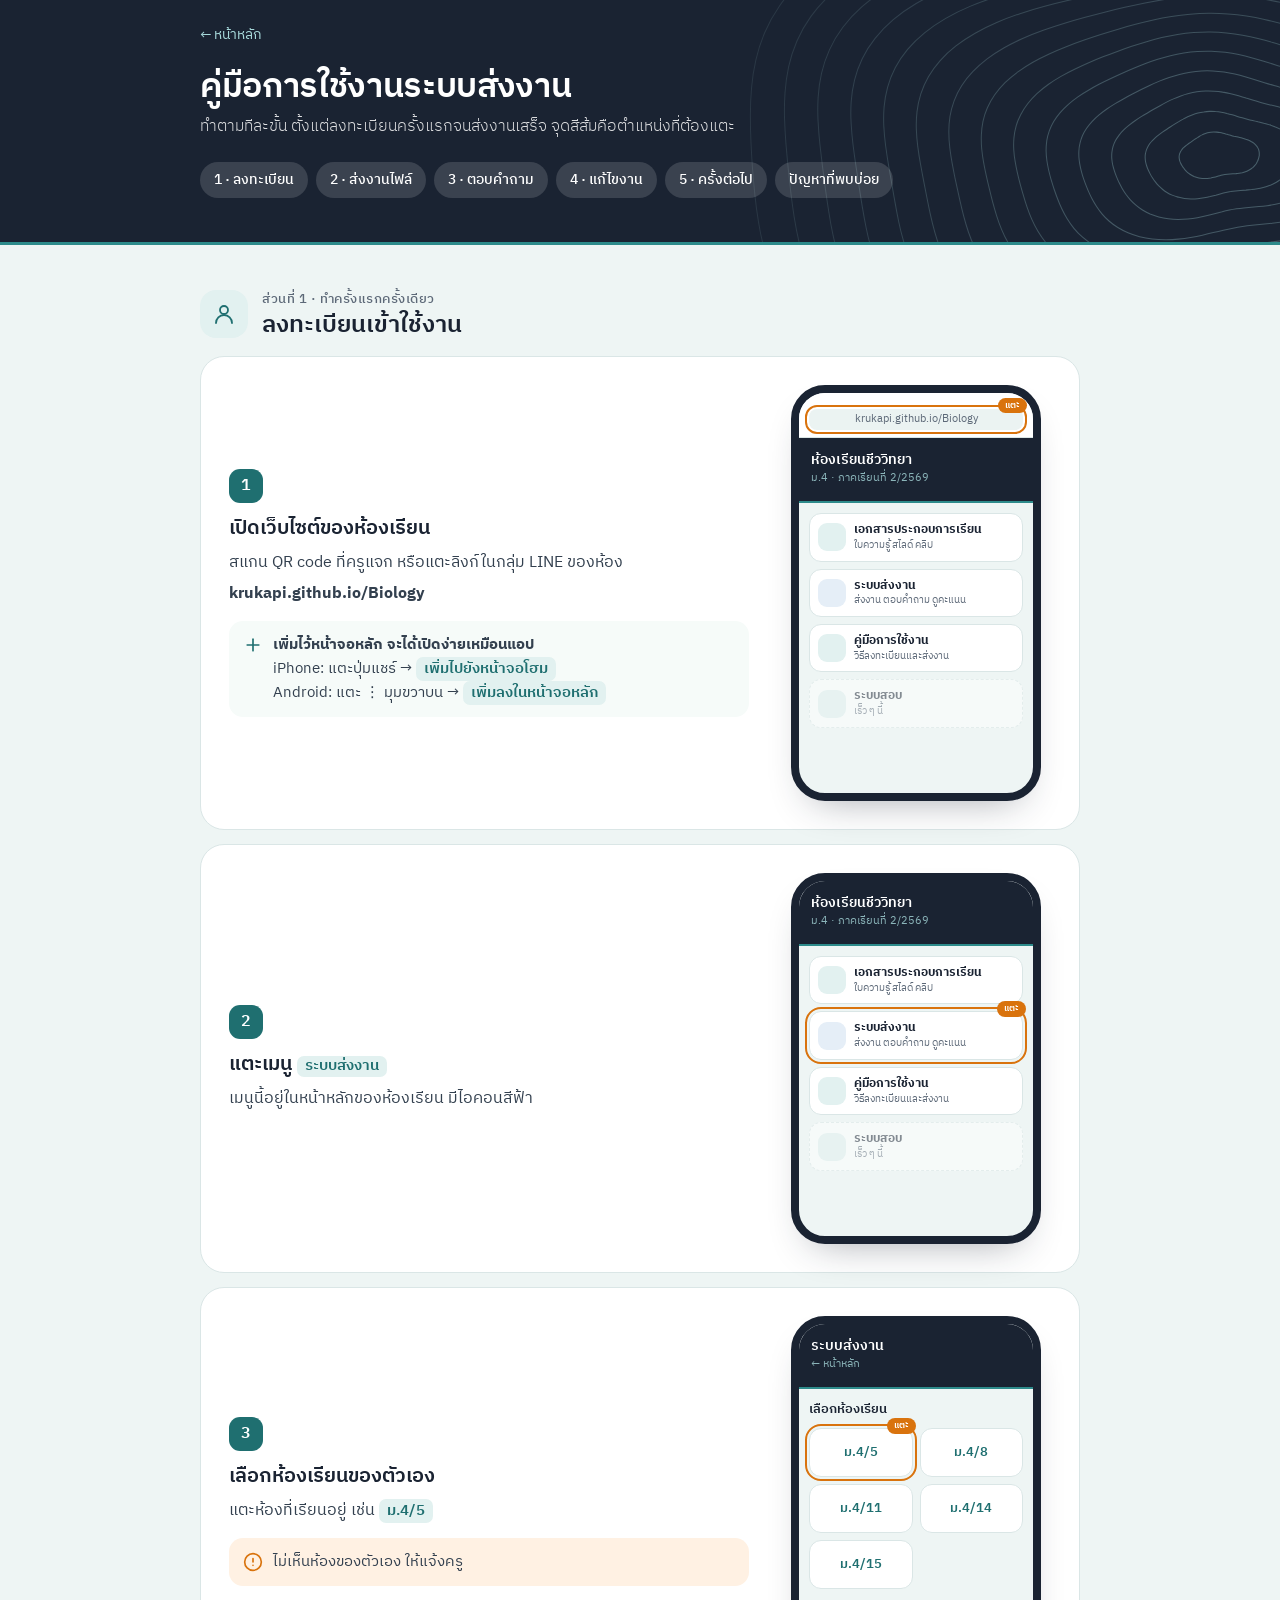
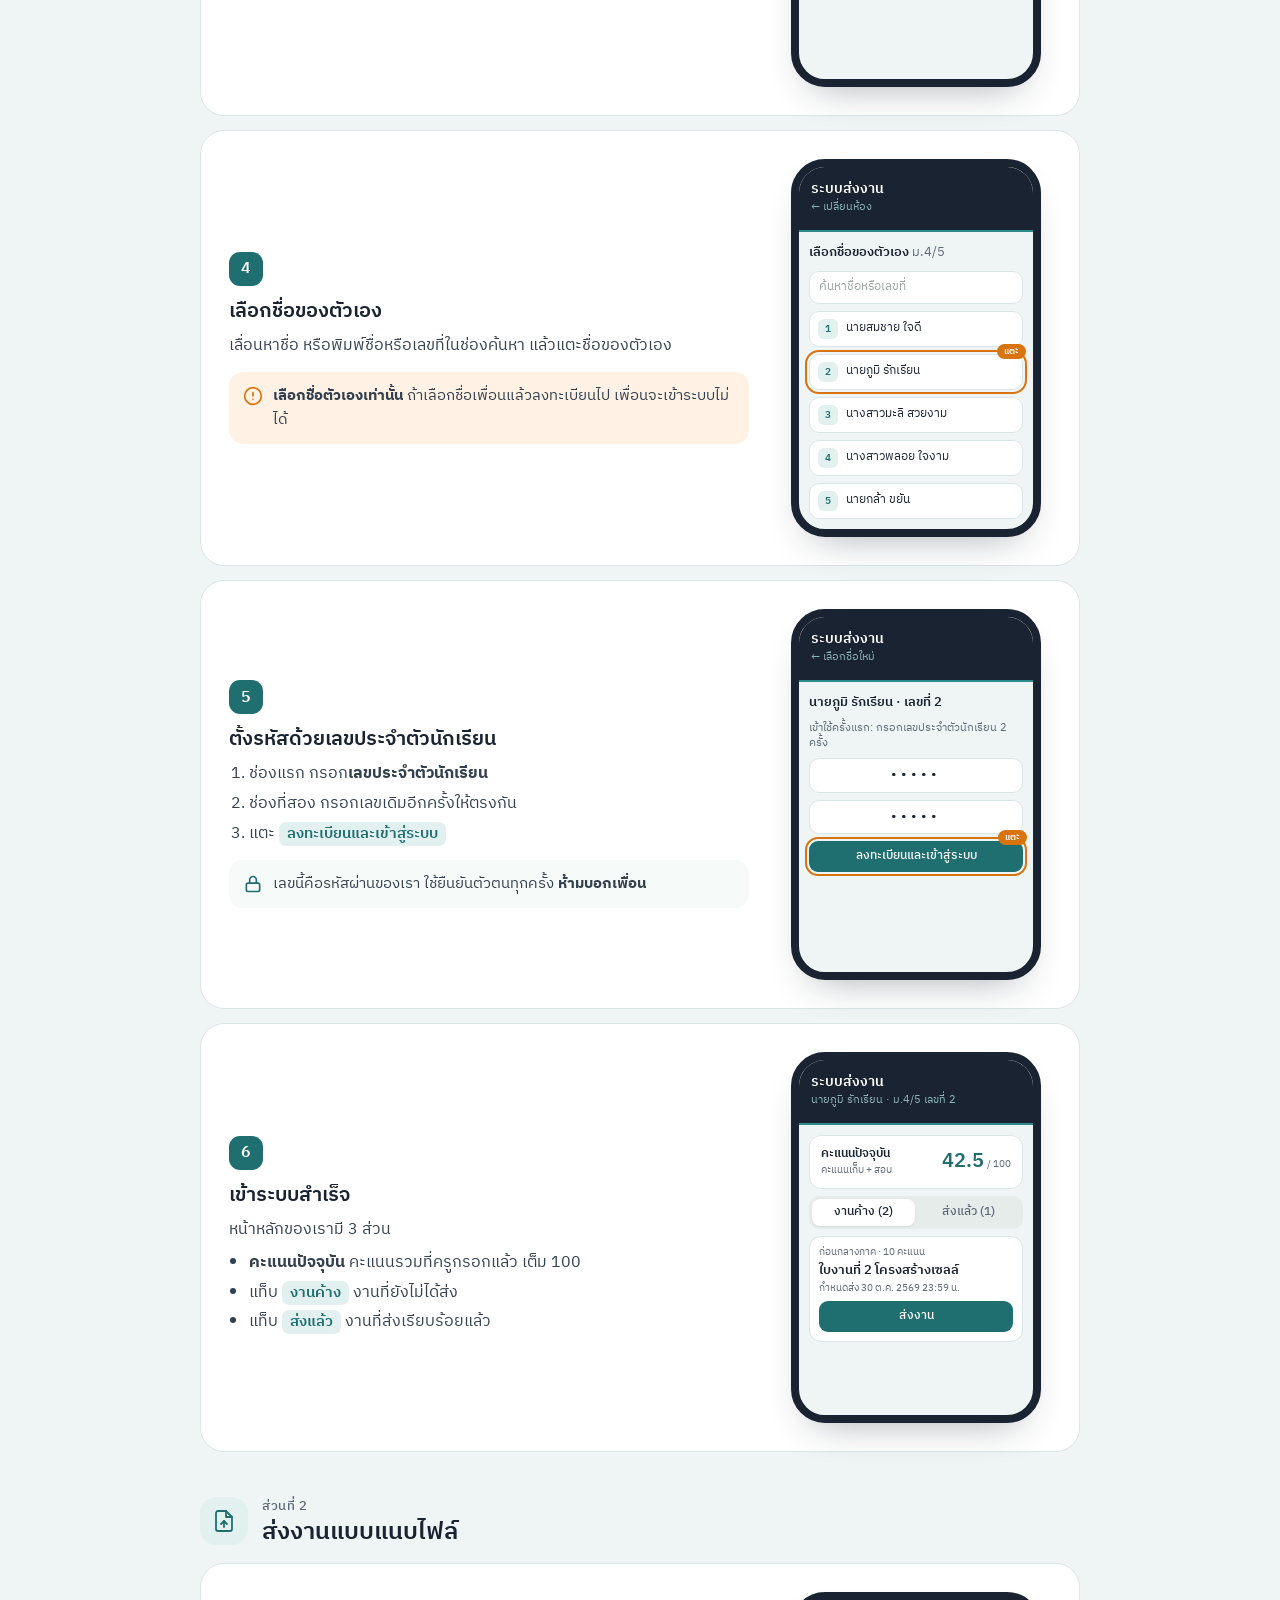
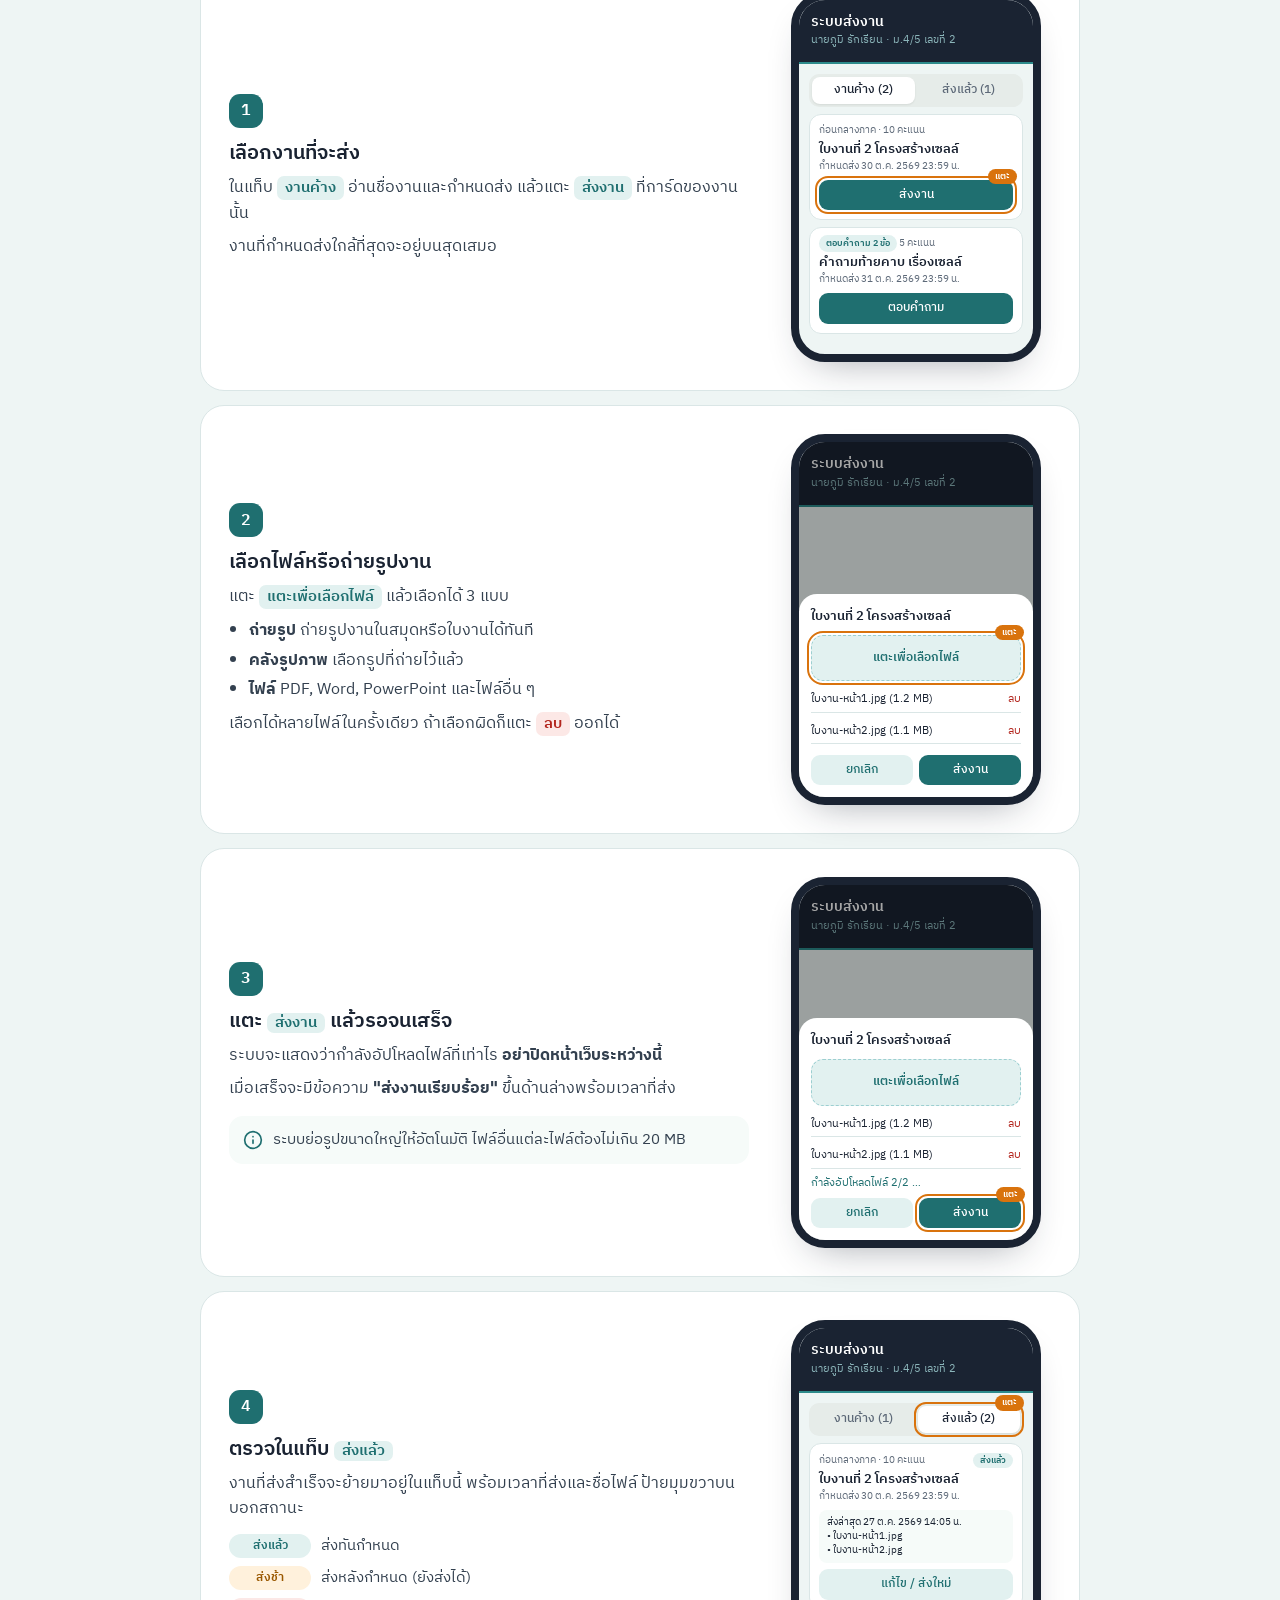
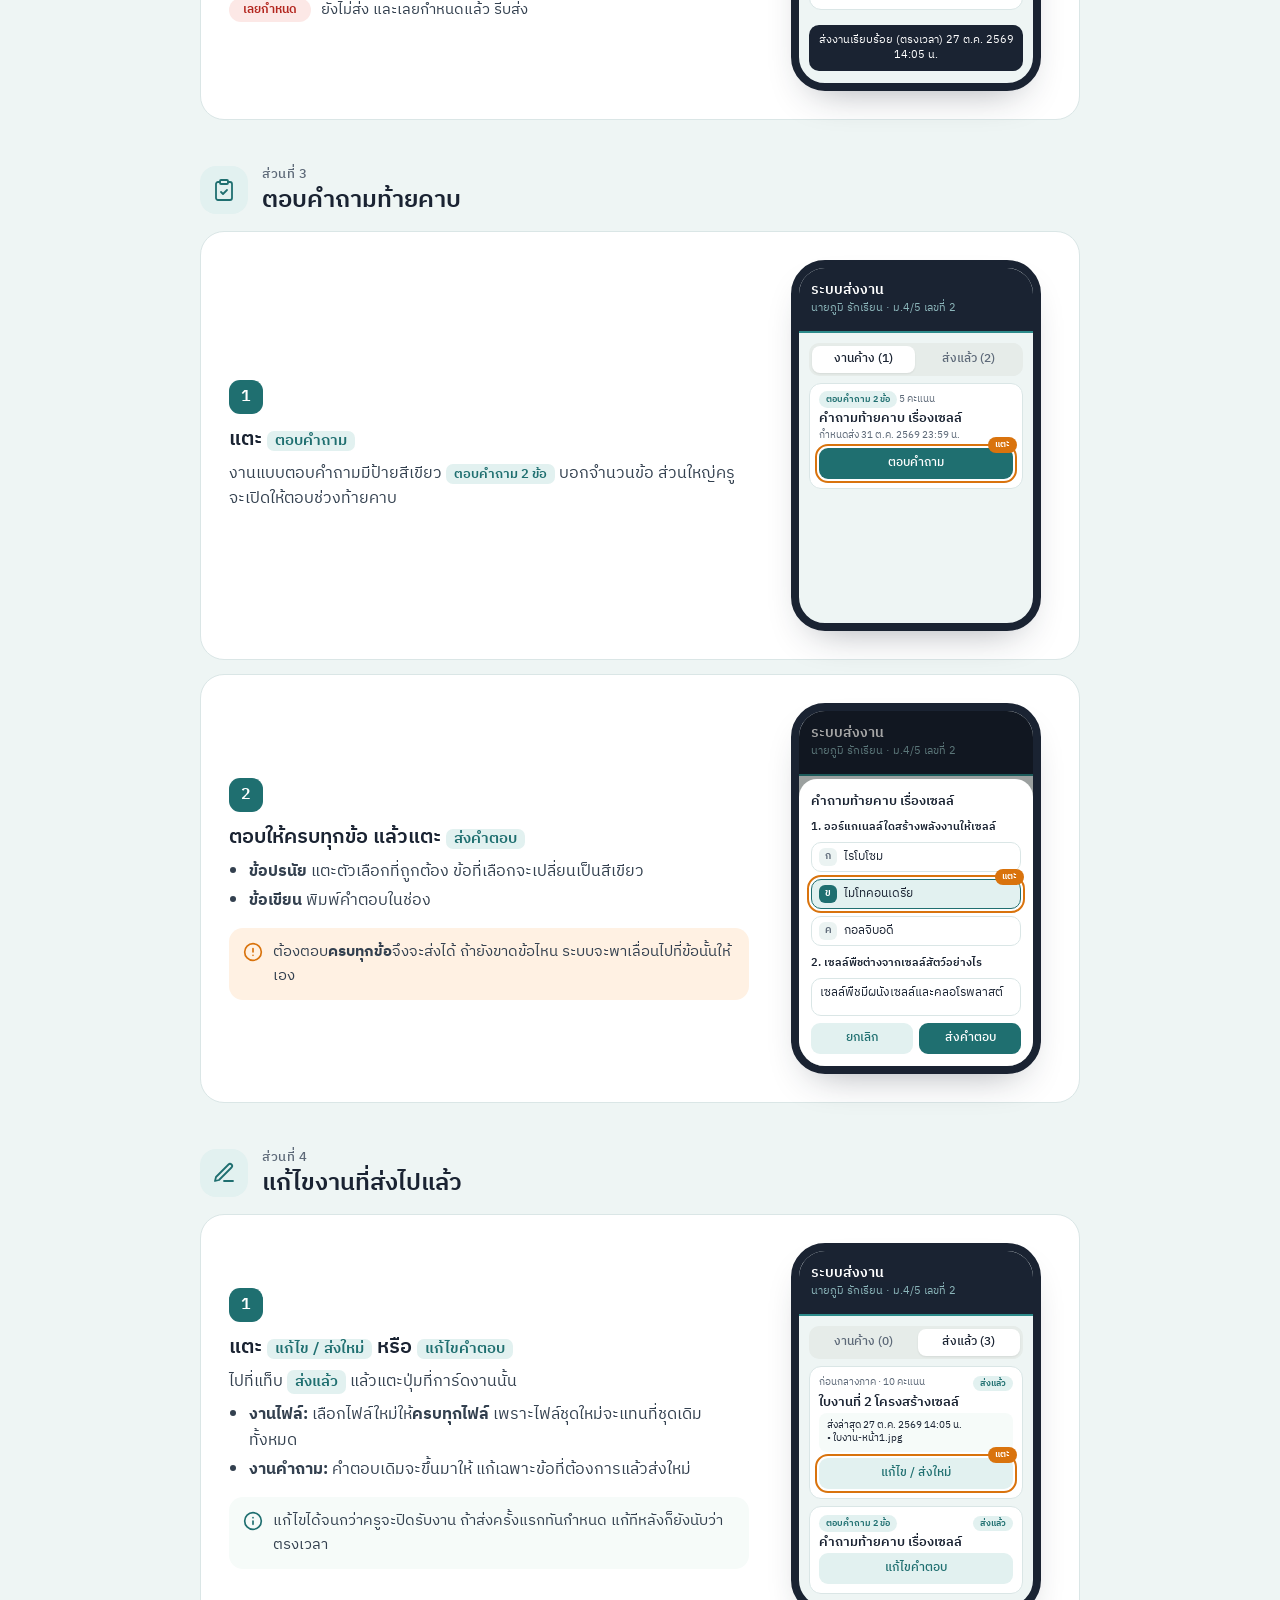
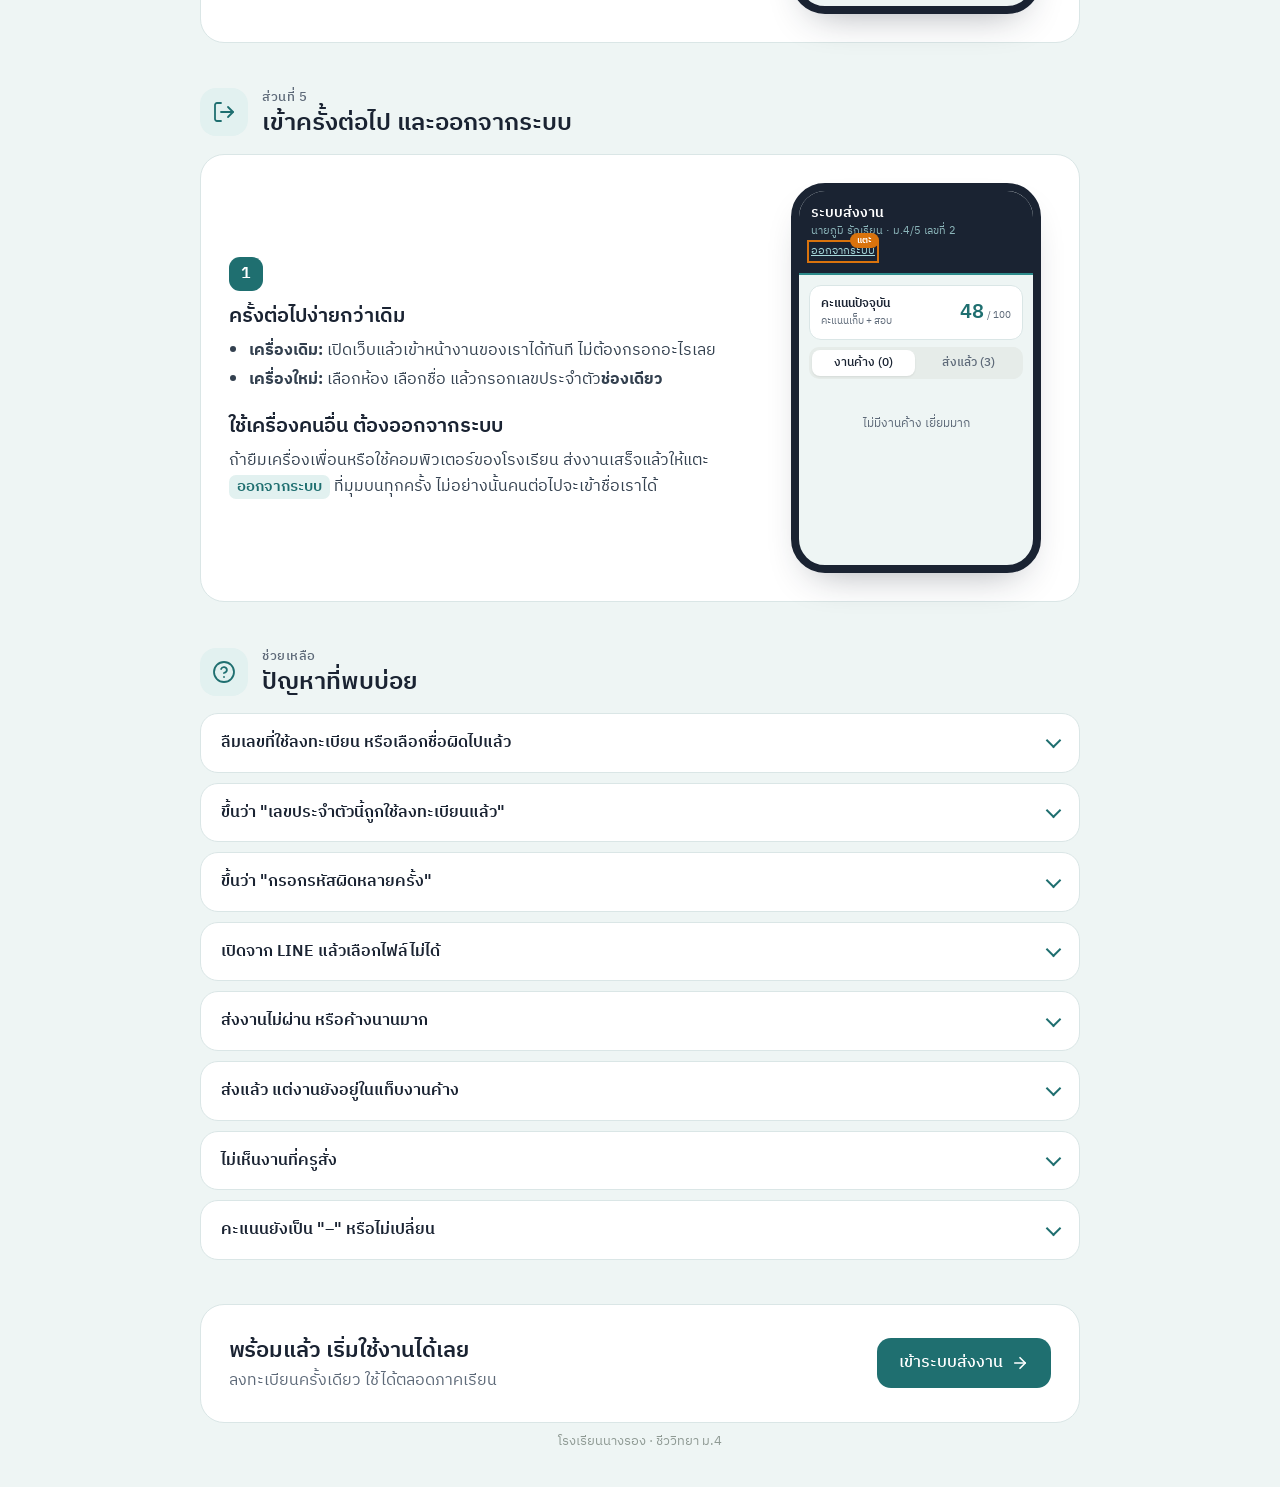
<file: guide/index.html>
<!DOCTYPE html>
<html lang="th">
<head>
<meta charset="utf-8">
<meta name="viewport" content="width=device-width, initial-scale=1">
<meta name="theme-color" content="#1a2332">
<title>คู่มือการใช้งาน · ระบบส่งงาน</title>
<link rel="preconnect" href="https://fonts.googleapis.com">
<link href="https://fonts.googleapis.com/css2?family=IBM+Plex+Sans+Thai:wght@300;400;500;600;700&display=swap" rel="stylesheet">
<style>
  :root{
    --bg:#eef5f4; --card:#fff; --ink:#1a2332; --text:#33404f; --muted:#5d6978; --line:#dae6e6;
    --green:#1f6f70; --green-2:#2d8b8b; --soft:#e2f1f0;
    --tap:#d9730d; --tap-soft:#fff1e3;
    --red:#b3261e; --red-soft:#fce8e6; --orange:#9a5800; --orange-soft:#fff1dc;
  }
  *{box-sizing:border-box;margin:0}
  html{scroll-behavior:smooth;scroll-padding-top:16px}
  body{font-family:'IBM Plex Sans Thai',system-ui,sans-serif;background:var(--bg);color:var(--ink);font-size:16px;line-height:1.6;-webkit-font-smoothing:antialiased}
  .wrap{max-width:920px;margin:0 auto;padding:0 20px}
  .nw{white-space:nowrap}
  a{color:var(--green)}

  /* ---------- hero ---------- */
  header{position:relative;overflow:hidden;background:linear-gradient(135deg,var(--green),var(--green-2));color:#fff;border-radius:0 0 32px 32px;padding:22px 0 44px}
  header::before{content:"";position:absolute;width:300px;height:300px;border-radius:50%;background:rgba(255,255,255,.07);right:-80px;top:-140px}
  header::after{content:"";position:absolute;width:140px;height:140px;border-radius:50%;background:rgba(255,255,255,.06);left:-50px;bottom:-80px}
  header .wrap{position:relative;z-index:1}
  .home{color:#fff;opacity:.85;text-decoration:none;font-size:14px}
  .home:hover{opacity:1}
  header h1{font-size:34px;font-weight:600;letter-spacing:-.01em;line-height:1.25;margin-top:18px}
  header p{opacity:.85;font-weight:300;margin-top:6px;max-width:560px}
  .chips{display:flex;flex-wrap:wrap;gap:8px;margin-top:22px}
  .chips a{color:#fff;text-decoration:none;font-size:14px;font-weight:500;background:rgba(255,255,255,.14);padding:7px 14px;border-radius:999px;transition:background .15s}
  .chips a:hover{background:rgba(255,255,255,.24)}

  /* ---------- parts & steps ---------- */
  main{padding:8px 0 40px}
  .part{margin-top:44px}
  .part-head{display:flex;align-items:center;gap:14px;margin-bottom:16px}
  .part-ico{flex:none;width:48px;height:48px;border-radius:16px;background:var(--soft);color:var(--green);display:grid;place-items:center}
  .part-ico svg{width:24px;height:24px}
  .part-head small{display:block;color:var(--muted);font-size:13px;font-weight:500;letter-spacing:.04em}
  .part-head h2{font-size:24px;font-weight:600;line-height:1.25}

  .step{display:grid;grid-template-columns:minmax(0,1fr) 270px;gap:32px;align-items:center;background:var(--card);border:1px solid var(--line);border-radius:24px;padding:28px;margin-bottom:14px}
  .step-no{display:inline-grid;place-items:center;width:34px;height:34px;border-radius:11px;background:var(--green);color:#fff;font-weight:600;font-size:16px;margin-bottom:12px}
  .step h3{font-size:20px;font-weight:600;line-height:1.35;margin-bottom:8px}
  .step p{color:var(--text)}
  .step ul,.step ol{color:var(--text);padding-left:20px;margin-top:8px}
  .step li{margin:4px 0}
  .ui{display:inline-block;font-weight:600;color:var(--green);background:var(--soft);padding:0 8px;border-radius:7px;white-space:nowrap;font-size:15px}
  .note{margin-top:14px;font-size:15px;color:var(--text);background:#f6fbf9;border-radius:14px;padding:12px 14px;display:flex;gap:10px}
  .note svg{flex:none;width:20px;height:20px;color:var(--green);margin-top:2px}
  .note.warn{background:var(--tap-soft)}
  .note.warn svg{color:var(--tap)}

  /* ---------- phone mock ---------- */
  .phone{width:250px;margin:0 auto;border:8px solid #1a2332;border-radius:34px;background:var(--bg);overflow:hidden;font-size:11.5px;line-height:1.45;box-shadow:0 18px 40px -22px rgba(26,35,50,.45);position:relative;user-select:none}
  .ph-bar{background:#fff;padding:16px 10px 7px;font-size:10.5px;color:var(--muted);display:flex;align-items:center;gap:6px;border-bottom:1px solid var(--line)}
  .ph-bar span{flex:1;background:#ebf3f2;border-radius:8px;padding:3px 8px;text-align:center}
  .ph-top{background:#1a2332;color:#fff;padding:12px 12px 14px;border-bottom:2px solid #2d8b8b}
  .ph-top i{color:#a8dadc}
  .ph-top b{display:block;font-size:14px;font-weight:600}
  .ph-top i{font-style:normal;opacity:.8;font-size:10.5px}
  .ph-body{padding:10px;display:flex;flex-direction:column;gap:7px;min-height:290px}
  .ph-h{font-weight:600;font-size:12.5px;margin:2px 0}
  .ph-card{background:#fff;border:1px solid var(--line);border-radius:12px;padding:9px}
  .ph-menu{display:flex;align-items:center;gap:8px;background:#fff;border:1px solid var(--line);border-radius:12px;padding:8px}
  .ph-menu .ic{width:28px;height:28px;border-radius:9px;background:var(--soft);flex:none}
  .ph-menu.blue .ic{background:#e5eef7}
  .ph-menu small{display:block;color:var(--muted);font-size:9.5px}
  .ph-menu.dim{opacity:.5;border-style:dashed}
  .ph-grid{display:grid;grid-template-columns:1fr 1fr;gap:7px}
  .ph-tile{background:#fff;border:1px solid var(--line);border-radius:12px;padding:14px 4px;text-align:center;font-weight:600;font-size:13px;color:var(--green)}
  .ph-row{display:flex;align-items:center;gap:8px;background:#fff;border:1px solid var(--line);border-radius:10px;padding:7px 8px}
  .ph-row .n{width:20px;height:20px;border-radius:6px;background:var(--soft);color:var(--green);display:grid;place-items:center;font-weight:600;font-size:10px;flex:none}
  .ph-input{background:#fff;border:1px solid var(--line);border-radius:10px;padding:8px;text-align:center;color:var(--muted)}
  .ph-input.dots{letter-spacing:4px;color:var(--ink);font-size:14px;padding:6px}
  .ph-search{background:#fff;border:1px solid var(--line);border-radius:10px;padding:7px 9px;color:#9aa49f}
  .ph-btn{background:var(--green);color:#fff;border-radius:9px;padding:7px;text-align:center;font-weight:500}
  .ph-btn.ghost{background:var(--soft);color:var(--green)}
  .ph-score{display:flex;justify-content:space-between;align-items:center;background:#fff;border:1px solid var(--line);border-radius:12px;padding:9px 11px}
  .ph-score b{font-size:20px;color:var(--green);font-weight:600}
  .ph-score small{color:var(--muted);font-size:9.5px}
  .ph-tabs{display:flex;background:#e6ece9;border-radius:10px;padding:3px;gap:3px}
  .ph-tabs span{flex:1;text-align:center;padding:5px;border-radius:8px;color:var(--muted);font-weight:500}
  .ph-tabs span.on{background:#fff;color:var(--ink);box-shadow:0 1px 2px rgba(0,0,0,.08)}
  .ph-meta{display:flex;justify-content:space-between;align-items:center;color:var(--muted);font-size:9.5px}
  .ph-title{font-weight:600;font-size:12.5px;margin:3px 0 1px}
  .ph-due{color:var(--muted);font-size:9.5px;margin-bottom:6px}
  .bdg{font-size:9px;font-weight:600;padding:1px 7px;border-radius:999px}
  .bdg.g{background:var(--soft);color:var(--green)} .bdg.o{background:var(--orange-soft);color:var(--orange)} .bdg.r{background:var(--red-soft);color:var(--red)}
  .ph-sent{background:#f6fbf9;border-radius:8px;padding:6px 8px;font-size:9.5px;margin-bottom:6px}
  .ph-shade{position:absolute;inset:0;background:rgba(0,0,0,.35);display:flex;align-items:flex-end}
  .ph-sheet{background:#fff;width:100%;border-radius:18px 18px 0 0;padding:12px;display:flex;flex-direction:column;gap:7px}
  .ph-drop{border:1.5px dashed #9ccfd1;background:var(--soft);border-radius:12px;padding:14px 6px;text-align:center;color:var(--green);font-weight:600}
  .ph-file{display:flex;justify-content:space-between;border-bottom:1px solid var(--line);padding:4px 0;font-size:10.5px}
  .ph-file em{font-style:normal;color:var(--red)}
  .ph-actions{display:flex;gap:6px}.ph-actions>*{flex:1}
  .ph-choice{display:flex;align-items:center;gap:7px;border:1px solid var(--line);border-radius:10px;padding:5px 7px}
  .ph-choice .cl{width:18px;height:18px;border-radius:6px;background:#ebf3f2;color:var(--muted);display:grid;place-items:center;font-weight:600;font-size:9.5px}
  .ph-choice.on{border-color:var(--green);background:var(--soft)}
  .ph-choice.on .cl{background:var(--green);color:#fff}
  .ph-area{border:1px solid var(--line);border-radius:10px;padding:6px 8px;min-height:38px;color:var(--ink)}
  .ph-toast{position:absolute;left:10px;right:10px;bottom:12px;background:var(--ink);color:#fff;border-radius:10px;padding:8px;text-align:center;font-size:10.5px}
  .ph-msg{color:var(--green);font-size:10.5px}

  /* "แตะตรงนี้" marker */
  .tap{position:relative;outline:2.5px solid var(--tap);outline-offset:2px;animation:pulse 1.8s ease-in-out infinite}
  .tap::after{content:"แตะ";position:absolute;right:-4px;top:-11px;background:var(--tap);color:#fff;font-size:9px;font-weight:600;padding:1px 7px;border-radius:999px;line-height:1.5}
  @keyframes pulse{0%,100%{outline-color:var(--tap)}50%{outline-color:rgba(217,115,13,.35)}}

  /* ---------- legend & FAQ ---------- */
  .legend{display:grid;gap:8px;margin-top:12px}
  .legend div{display:flex;gap:10px;align-items:center;font-size:15px;color:var(--text)}
  .legend .bdg{font-size:12px;padding:2px 10px;flex:none;min-width:82px;text-align:center}
  details{background:var(--card);border:1px solid var(--line);border-radius:18px;margin-bottom:10px;overflow:hidden}
  summary{cursor:pointer;list-style:none;padding:16px 20px;font-weight:600;display:flex;justify-content:space-between;align-items:center;gap:12px}
  summary::-webkit-details-marker{display:none}
  summary::after{content:"";flex:none;width:9px;height:9px;border-right:2px solid var(--green);border-bottom:2px solid var(--green);transform:rotate(45deg);transition:transform .2s;margin-top:-4px}
  details[open] summary::after{transform:rotate(-135deg);margin-top:4px}
  summary:focus-visible{outline:2px solid var(--green);outline-offset:-2px;border-radius:18px}
  details > div{padding:0 20px 18px;color:var(--text)}

  .cta{margin-top:44px;background:var(--card);border:1px solid var(--line);border-radius:24px;padding:28px;display:flex;align-items:center;justify-content:space-between;gap:20px;flex-wrap:wrap}
  .cta h2{font-size:22px;font-weight:600}
  .cta p{color:var(--muted)}
  .btn{display:inline-flex;align-items:center;gap:8px;background:var(--green);color:#fff;text-decoration:none;font-weight:500;padding:12px 22px;border-radius:14px;transition:background .15s}
  .btn:hover{background:#185a5b}
  .btn svg{width:18px;height:18px}
  footer{text-align:center;color:#8f9a94;font-size:13px;padding:8px 0 36px}

  @media (max-width:720px){
    header h1{font-size:27px}
    .step{grid-template-columns:1fr;gap:22px;padding:22px}
    .part-head h2{font-size:21px}
  }
  @media (prefers-reduced-motion:reduce){.tap{animation:none}html{scroll-behavior:auto}}
</style>
<link rel="stylesheet" href="../theme.css">
</head>
<body>

<header>
  <div class="wrap">
    <a class="home" href="../">← หน้าหลัก</a>
    <h1>คู่มือการใช้งานระบบส่งงาน</h1>
    <p>ทำตามทีละขั้น ตั้งแต่ลงทะเบียนครั้งแรกจนส่งงานเสร็จ จุดสีส้มคือ<span class="nw">ตำแหน่งที่ต้องแตะ</span></p>
    <nav class="chips" aria-label="ไปยังหัวข้อ">
      <a href="#register">1 · ลงทะเบียน</a>
      <a href="#file">2 · ส่งงานไฟล์</a>
      <a href="#quiz">3 · ตอบคำถาม</a>
      <a href="#edit">4 · แก้ไขงาน</a>
      <a href="#later">5 · ครั้งต่อไป</a>
      <a href="#faq">ปัญหาที่พบบ่อย</a>
    </nav>
  </div>
</header>

<main class="wrap">

<!-- ===================== ส่วนที่ 1 ===================== -->
<section class="part" id="register">
  <div class="part-head">
    <span class="part-ico"><svg viewBox="0 0 24 24" fill="none" stroke="currentColor" stroke-width="1.8" stroke-linecap="round" stroke-linejoin="round" aria-hidden="true"><circle cx="12" cy="8" r="4"/><path d="M4 21a8 8 0 0 1 16 0"/></svg></span>
    <div><small>ส่วนที่ 1 · ทำครั้งแรกครั้งเดียว</small><h2>ลงทะเบียนเข้าใช้งาน</h2></div>
  </div>

  <article class="step">
    <div>
      <span class="step-no">1</span>
      <h3>เปิดเว็บไซต์ของห้องเรียน</h3>
      <p>สแกน QR code ที่ครูแจก หรือแตะลิงก์ในกลุ่ม LINE ของห้อง</p>
      <p style="margin-top:6px"><b>krukapi.github.io/Biology</b></p>
      <div class="note">
        <svg viewBox="0 0 24 24" fill="none" stroke="currentColor" stroke-width="2" stroke-linecap="round" stroke-linejoin="round" aria-hidden="true"><path d="M12 5v14"/><path d="M5 12h14"/></svg>
        <div><b>เพิ่มไว้หน้าจอหลัก จะได้เปิดง่ายเหมือนแอป</b><br>
        iPhone: แตะปุ่มแชร์ <span class="nw">→ <span class="ui">เพิ่มไปยังหน้าจอโฮม</span></span><br>
        Android: แตะ ⋮ มุมขวาบน <span class="nw">→ <span class="ui">เพิ่มลงในหน้าจอหลัก</span></span></div>
      </div>
    </div>
    <div class="phone" aria-hidden="true">
      <div class="ph-bar"><span class="tap">krukapi.github.io/Biology</span></div>
      <div class="ph-top"><b>ห้องเรียนชีววิทยา</b><i>ม.4 · ภาคเรียนที่ 2/2569</i></div>
      <div class="ph-body">
        <div class="ph-menu"><span class="ic"></span><div><b>เอกสารประกอบการเรียน</b><small>ใบความรู้ สไลด์ คลิป</small></div></div>
        <div class="ph-menu blue"><span class="ic"></span><div><b>ระบบส่งงาน</b><small>ส่งงาน ตอบคำถาม ดูคะแนน</small></div></div>
        <div class="ph-menu"><span class="ic"></span><div><b>คู่มือการใช้งาน</b><small>วิธีลงทะเบียนและส่งงาน</small></div></div>
        <div class="ph-menu dim"><span class="ic"></span><div><b>ระบบสอบ</b><small>เร็ว ๆ นี้</small></div></div>
      </div>
    </div>
  </article>

  <article class="step">
    <div>
      <span class="step-no">2</span>
      <h3>แตะเมนู <span class="ui">ระบบส่งงาน</span></h3>
      <p>เมนูนี้อยู่ในหน้าหลักของห้องเรียน มีไอคอนสีฟ้า</p>
    </div>
    <div class="phone" aria-hidden="true">
      <div class="ph-top"><b>ห้องเรียนชีววิทยา</b><i>ม.4 · ภาคเรียนที่ 2/2569</i></div>
      <div class="ph-body">
        <div class="ph-menu"><span class="ic"></span><div><b>เอกสารประกอบการเรียน</b><small>ใบความรู้ สไลด์ คลิป</small></div></div>
        <div class="ph-menu blue tap"><span class="ic"></span><div><b>ระบบส่งงาน</b><small>ส่งงาน ตอบคำถาม ดูคะแนน</small></div></div>
        <div class="ph-menu"><span class="ic"></span><div><b>คู่มือการใช้งาน</b><small>วิธีลงทะเบียนและส่งงาน</small></div></div>
        <div class="ph-menu dim"><span class="ic"></span><div><b>ระบบสอบ</b><small>เร็ว ๆ นี้</small></div></div>
      </div>
    </div>
  </article>

  <article class="step">
    <div>
      <span class="step-no">3</span>
      <h3>เลือกห้องเรียนของตัวเอง</h3>
      <p>แตะห้องที่เรียนอยู่ เช่น <span class="ui">ม.4/5</span></p>
      <div class="note warn">
        <svg viewBox="0 0 24 24" fill="none" stroke="currentColor" stroke-width="2" stroke-linecap="round" stroke-linejoin="round" aria-hidden="true"><circle cx="12" cy="12" r="10"/><path d="M12 8v4"/><path d="M12 16h.01"/></svg>
        <div>ไม่เห็นห้องของตัวเอง ให้แจ้งครู</div>
      </div>
    </div>
    <div class="phone" aria-hidden="true">
      <div class="ph-top"><b>ระบบส่งงาน</b><i>← หน้าหลัก</i></div>
      <div class="ph-body">
        <div class="ph-h">เลือกห้องเรียน</div>
        <div class="ph-grid">
          <div class="ph-tile tap">ม.4/5</div><div class="ph-tile">ม.4/8</div>
          <div class="ph-tile">ม.4/11</div><div class="ph-tile">ม.4/14</div>
          <div class="ph-tile">ม.4/15</div>
        </div>
      </div>
    </div>
  </article>

  <article class="step">
    <div>
      <span class="step-no">4</span>
      <h3>เลือกชื่อของตัวเอง</h3>
      <p>เลื่อนหาชื่อ หรือพิมพ์ชื่อหรือเลขที่ในช่องค้นหา แล้วแตะชื่อของตัวเอง</p>
      <div class="note warn">
        <svg viewBox="0 0 24 24" fill="none" stroke="currentColor" stroke-width="2" stroke-linecap="round" stroke-linejoin="round" aria-hidden="true"><circle cx="12" cy="12" r="10"/><path d="M12 8v4"/><path d="M12 16h.01"/></svg>
        <div><b>เลือกชื่อตัวเองเท่านั้น</b> ถ้าเลือกชื่อเพื่อนแล้วลงทะเบียนไป เพื่อนจะเข้าระบบไม่ได้</div>
      </div>
    </div>
    <div class="phone" aria-hidden="true">
      <div class="ph-top"><b>ระบบส่งงาน</b><i>← เปลี่ยนห้อง</i></div>
      <div class="ph-body">
        <div class="ph-h">เลือกชื่อของตัวเอง <span style="color:var(--muted);font-weight:400">ม.4/5</span></div>
        <div class="ph-search">ค้นหาชื่อหรือเลขที่</div>
        <div class="ph-row"><span class="n">1</span>นายสมชาย ใจดี</div>
        <div class="ph-row tap"><span class="n">2</span>นายภูมิ รักเรียน</div>
        <div class="ph-row"><span class="n">3</span>นางสาวมะลิ สวยงาม</div>
        <div class="ph-row"><span class="n">4</span>นางสาวพลอย ใจงาม</div>
        <div class="ph-row"><span class="n">5</span>นายกล้า ขยัน</div>
      </div>
    </div>
  </article>

  <article class="step">
    <div>
      <span class="step-no">5</span>
      <h3>ตั้งรหัสด้วยเลขประจำตัวนักเรียน</h3>
      <ol>
        <li>ช่องแรก กรอก<b>เลขประจำตัวนักเรียน</b></li>
        <li>ช่องที่สอง กรอกเลขเดิมอีกครั้งให้ตรงกัน</li>
        <li>แตะ <span class="ui">ลงทะเบียนและเข้าสู่ระบบ</span></li>
      </ol>
      <div class="note">
        <svg viewBox="0 0 24 24" fill="none" stroke="currentColor" stroke-width="2" stroke-linecap="round" stroke-linejoin="round" aria-hidden="true"><rect x="4" y="11" width="16" height="10" rx="2"/><path d="M8 11V7a4 4 0 0 1 8 0v4"/></svg>
        <div>เลขนี้คือรหัสผ่านของเรา ใช้ยืนยันตัวตนทุกครั้ง <b>ห้ามบอกเพื่อน</b></div>
      </div>
    </div>
    <div class="phone" aria-hidden="true">
      <div class="ph-top"><b>ระบบส่งงาน</b><i>← เลือกชื่อใหม่</i></div>
      <div class="ph-body">
        <div class="ph-h">นายภูมิ รักเรียน · เลขที่ 2</div>
        <div style="color:var(--muted);font-size:10.5px">เข้าใช้ครั้งแรก: กรอกเลขประจำตัวนักเรียน 2 ครั้ง</div>
        <div class="ph-input dots">•••••</div>
        <div class="ph-input dots">•••••</div>
        <div class="ph-btn tap">ลงทะเบียนและเข้าสู่ระบบ</div>
      </div>
    </div>
  </article>

  <article class="step">
    <div>
      <span class="step-no">6</span>
      <h3>เข้าระบบสำเร็จ</h3>
      <p>หน้าหลักของเรามี 3 ส่วน</p>
      <ul>
        <li><b>คะแนนปัจจุบัน</b> คะแนนรวมที่ครูกรอกแล้ว เต็ม 100</li>
        <li>แท็บ <span class="ui">งานค้าง</span> งานที่ยังไม่ได้ส่ง</li>
        <li>แท็บ <span class="ui">ส่งแล้ว</span> งานที่ส่งเรียบร้อยแล้ว</li>
      </ul>
    </div>
    <div class="phone" aria-hidden="true">
      <div class="ph-top"><b>ระบบส่งงาน</b><i>นายภูมิ รักเรียน · ม.4/5 เลขที่ 2</i></div>
      <div class="ph-body">
        <div class="ph-score"><div><b style="font-size:12px;color:var(--ink)">คะแนนปัจจุบัน</b><br><small>คะแนนเก็บ + สอบ</small></div><div><b>42.5</b> <small>/ 100</small></div></div>
        <div class="ph-tabs"><span class="on">งานค้าง (2)</span><span>ส่งแล้ว (1)</span></div>
        <div class="ph-card">
          <div class="ph-meta"><span>ก่อนกลางภาค · 10 คะแนน</span></div>
          <div class="ph-title">ใบงานที่ 2 โครงสร้างเซลล์</div>
          <div class="ph-due">กำหนดส่ง 30 ต.ค. 2569 23:59 น.</div>
          <div class="ph-btn">ส่งงาน</div>
        </div>
      </div>
    </div>
  </article>
</section>

<!-- ===================== ส่วนที่ 2 ===================== -->
<section class="part" id="file">
  <div class="part-head">
    <span class="part-ico"><svg viewBox="0 0 24 24" fill="none" stroke="currentColor" stroke-width="1.8" stroke-linecap="round" stroke-linejoin="round" aria-hidden="true"><path d="M14 2H6a2 2 0 0 0-2 2v16a2 2 0 0 0 2 2h12a2 2 0 0 0 2-2V8z"/><path d="M14 2v6h6"/><path d="M12 18v-6"/><path d="m9 15 3-3 3 3"/></svg></span>
    <div><small>ส่วนที่ 2</small><h2>ส่งงานแบบแนบไฟล์</h2></div>
  </div>

  <article class="step">
    <div>
      <span class="step-no">1</span>
      <h3>เลือกงานที่จะส่ง</h3>
      <p>ในแท็บ <span class="ui">งานค้าง</span> อ่านชื่องานและกำหนดส่ง แล้วแตะ <span class="ui">ส่งงาน</span> ที่การ์ดของงานนั้น</p>
      <p style="margin-top:8px">งานที่กำหนดส่งใกล้ที่สุดจะอยู่บนสุดเสมอ</p>
    </div>
    <div class="phone" aria-hidden="true">
      <div class="ph-top"><b>ระบบส่งงาน</b><i>นายภูมิ รักเรียน · ม.4/5 เลขที่ 2</i></div>
      <div class="ph-body">
        <div class="ph-tabs"><span class="on">งานค้าง (2)</span><span>ส่งแล้ว (1)</span></div>
        <div class="ph-card">
          <div class="ph-meta"><span>ก่อนกลางภาค · 10 คะแนน</span></div>
          <div class="ph-title">ใบงานที่ 2 โครงสร้างเซลล์</div>
          <div class="ph-due">กำหนดส่ง 30 ต.ค. 2569 23:59 น.</div>
          <div class="ph-btn tap">ส่งงาน</div>
        </div>
        <div class="ph-card">
          <div class="ph-meta"><span><span class="bdg g">ตอบคำถาม 2 ข้อ</span> 5 คะแนน</span></div>
          <div class="ph-title">คำถามท้ายคาบ เรื่องเซลล์</div>
          <div class="ph-due">กำหนดส่ง 31 ต.ค. 2569 23:59 น.</div>
          <div class="ph-btn">ตอบคำถาม</div>
        </div>
      </div>
    </div>
  </article>

  <article class="step">
    <div>
      <span class="step-no">2</span>
      <h3>เลือกไฟล์หรือถ่ายรูปงาน</h3>
      <p>แตะ <span class="ui">แตะเพื่อเลือกไฟล์</span> แล้วเลือกได้ 3 แบบ</p>
      <ul>
        <li><b>ถ่ายรูป</b> ถ่ายรูปงานในสมุดหรือใบงานได้ทันที</li>
        <li><b>คลังรูปภาพ</b> เลือกรูปที่ถ่ายไว้แล้ว</li>
        <li><b>ไฟล์</b> PDF, Word, PowerPoint และไฟล์อื่น ๆ</li>
      </ul>
      <p style="margin-top:8px">เลือกได้หลายไฟล์ในครั้งเดียว ถ้าเลือกผิดก็แตะ <span class="ui" style="color:var(--red);background:var(--red-soft)">ลบ</span> ออกได้</p>
    </div>
    <div class="phone" aria-hidden="true">
      <div class="ph-top"><b>ระบบส่งงาน</b><i>นายภูมิ รักเรียน · ม.4/5 เลขที่ 2</i></div>
      <div class="ph-body"></div>
      <div class="ph-shade">
        <div class="ph-sheet">
          <div class="ph-h">ใบงานที่ 2 โครงสร้างเซลล์</div>
          <div class="ph-drop tap">แตะเพื่อเลือกไฟล์</div>
          <div class="ph-file"><span>ใบงาน-หน้า1.jpg (1.2 MB)</span><em>ลบ</em></div>
          <div class="ph-file"><span>ใบงาน-หน้า2.jpg (1.1 MB)</span><em>ลบ</em></div>
          <div class="ph-actions" style="margin-top:4px"><div class="ph-btn ghost">ยกเลิก</div><div class="ph-btn">ส่งงาน</div></div>
        </div>
      </div>
    </div>
  </article>

  <article class="step">
    <div>
      <span class="step-no">3</span>
      <h3>แตะ <span class="ui">ส่งงาน</span> แล้วรอจนเสร็จ</h3>
      <p>ระบบจะแสดงว่ากำลังอัปโหลดไฟล์ที่เท่าไร <b>อย่าปิดหน้าเว็บระหว่างนี้</b></p>
      <p style="margin-top:8px">เมื่อเสร็จจะมีข้อความ <b>"ส่งงานเรียบร้อย"</b> ขึ้นด้านล่างพร้อมเวลาที่ส่ง</p>
      <div class="note">
        <svg viewBox="0 0 24 24" fill="none" stroke="currentColor" stroke-width="2" stroke-linecap="round" stroke-linejoin="round" aria-hidden="true"><circle cx="12" cy="12" r="10"/><path d="M12 16v-4"/><path d="M12 8h.01"/></svg>
        <div>ระบบย่อรูปขนาดใหญ่ให้อัตโนมัติ ไฟล์อื่นแต่ละไฟล์ต้องไม่เกิน 20 MB</div>
      </div>
    </div>
    <div class="phone" aria-hidden="true">
      <div class="ph-top"><b>ระบบส่งงาน</b><i>นายภูมิ รักเรียน · ม.4/5 เลขที่ 2</i></div>
      <div class="ph-body"></div>
      <div class="ph-shade">
        <div class="ph-sheet">
          <div class="ph-h">ใบงานที่ 2 โครงสร้างเซลล์</div>
          <div class="ph-drop">แตะเพื่อเลือกไฟล์</div>
          <div class="ph-file"><span>ใบงาน-หน้า1.jpg (1.2 MB)</span><em>ลบ</em></div>
          <div class="ph-file"><span>ใบงาน-หน้า2.jpg (1.1 MB)</span><em>ลบ</em></div>
          <div class="ph-msg">กำลังอัปโหลดไฟล์ 2/2 …</div>
          <div class="ph-actions"><div class="ph-btn ghost">ยกเลิก</div><div class="ph-btn tap">ส่งงาน</div></div>
        </div>
      </div>
    </div>
  </article>

  <article class="step">
    <div>
      <span class="step-no">4</span>
      <h3>ตรวจในแท็บ <span class="ui">ส่งแล้ว</span></h3>
      <p>งานที่ส่งสำเร็จจะย้ายมาอยู่ในแท็บนี้ พร้อมเวลาที่ส่งและชื่อไฟล์ ป้ายมุมขวาบนบอกสถานะ</p>
      <div class="legend">
        <div><span class="bdg g">ส่งแล้ว</span>ส่งทันกำหนด</div>
        <div><span class="bdg o">ส่งช้า</span>ส่งหลังกำหนด (ยังส่งได้)</div>
        <div><span class="bdg r">เลยกำหนด</span>ยังไม่ส่ง และเลยกำหนดแล้ว รีบส่ง</div>
      </div>
    </div>
    <div class="phone" aria-hidden="true">
      <div class="ph-top"><b>ระบบส่งงาน</b><i>นายภูมิ รักเรียน · ม.4/5 เลขที่ 2</i></div>
      <div class="ph-body">
        <div class="ph-tabs"><span>งานค้าง (1)</span><span class="on tap">ส่งแล้ว (2)</span></div>
        <div class="ph-card">
          <div class="ph-meta"><span>ก่อนกลางภาค · 10 คะแนน</span><span class="bdg g">ส่งแล้ว</span></div>
          <div class="ph-title">ใบงานที่ 2 โครงสร้างเซลล์</div>
          <div class="ph-due">กำหนดส่ง 30 ต.ค. 2569 23:59 น.</div>
          <div class="ph-sent">ส่งล่าสุด 27 ต.ค. 2569 14:05 น.<br>• ใบงาน-หน้า1.jpg<br>• ใบงาน-หน้า2.jpg</div>
          <div class="ph-btn ghost">แก้ไข / ส่งใหม่</div>
        </div>
      </div>
      <div class="ph-toast">ส่งงานเรียบร้อย (ตรงเวลา) 27 ต.ค. 2569 14:05 น.</div>
    </div>
  </article>
</section>

<!-- ===================== ส่วนที่ 3 ===================== -->
<section class="part" id="quiz">
  <div class="part-head">
    <span class="part-ico"><svg viewBox="0 0 24 24" fill="none" stroke="currentColor" stroke-width="1.8" stroke-linecap="round" stroke-linejoin="round" aria-hidden="true"><rect x="8" y="2" width="8" height="4" rx="1"/><path d="M16 4h2a2 2 0 0 1 2 2v14a2 2 0 0 1-2 2H6a2 2 0 0 1-2-2V6a2 2 0 0 1 2-2h2"/><path d="m9 14 2 2 4-4"/></svg></span>
    <div><small>ส่วนที่ 3</small><h2>ตอบคำถามท้ายคาบ</h2></div>
  </div>

  <article class="step">
    <div>
      <span class="step-no">1</span>
      <h3>แตะ <span class="ui">ตอบคำถาม</span></h3>
      <p>งานแบบตอบคำถามมีป้ายสีเขียว <span class="ui" style="font-size:13px">ตอบคำถาม 2 ข้อ</span> บอกจำนวนข้อ ส่วนใหญ่ครูจะเปิดให้ตอบช่วงท้ายคาบ</p>
    </div>
    <div class="phone" aria-hidden="true">
      <div class="ph-top"><b>ระบบส่งงาน</b><i>นายภูมิ รักเรียน · ม.4/5 เลขที่ 2</i></div>
      <div class="ph-body">
        <div class="ph-tabs"><span class="on">งานค้าง (1)</span><span>ส่งแล้ว (2)</span></div>
        <div class="ph-card">
          <div class="ph-meta"><span><span class="bdg g">ตอบคำถาม 2 ข้อ</span> 5 คะแนน</span></div>
          <div class="ph-title">คำถามท้ายคาบ เรื่องเซลล์</div>
          <div class="ph-due">กำหนดส่ง 31 ต.ค. 2569 23:59 น.</div>
          <div class="ph-btn tap">ตอบคำถาม</div>
        </div>
      </div>
    </div>
  </article>

  <article class="step">
    <div>
      <span class="step-no">2</span>
      <h3>ตอบให้ครบทุกข้อ แล้วแตะ <span class="ui">ส่งคำตอบ</span></h3>
      <ul>
        <li><b>ข้อปรนัย</b> แตะตัวเลือกที่ถูกต้อง ข้อที่เลือกจะเปลี่ยนเป็นสีเขียว</li>
        <li><b>ข้อเขียน</b> พิมพ์คำตอบในช่อง</li>
      </ul>
      <div class="note warn">
        <svg viewBox="0 0 24 24" fill="none" stroke="currentColor" stroke-width="2" stroke-linecap="round" stroke-linejoin="round" aria-hidden="true"><circle cx="12" cy="12" r="10"/><path d="M12 8v4"/><path d="M12 16h.01"/></svg>
        <div>ต้องตอบ<b>ครบทุกข้อ</b>จึงจะส่งได้ ถ้ายังขาดข้อไหน ระบบจะพาเลื่อนไปที่ข้อนั้นให้เอง</div>
      </div>
    </div>
    <div class="phone" aria-hidden="true">
      <div class="ph-top"><b>ระบบส่งงาน</b><i>นายภูมิ รักเรียน · ม.4/5 เลขที่ 2</i></div>
      <div class="ph-body"></div>
      <div class="ph-shade">
        <div class="ph-sheet">
          <div class="ph-h">คำถามท้ายคาบ เรื่องเซลล์</div>
          <div style="font-weight:600;font-size:10.5px">1. ออร์แกเนลล์ใดสร้างพลังงานให้เซลล์</div>
          <div class="ph-choice"><span class="cl">ก</span>ไรโบโซม</div>
          <div class="ph-choice on tap"><span class="cl">ข</span>ไมโทคอนเดรีย</div>
          <div class="ph-choice"><span class="cl">ค</span>กอลจิบอดี</div>
          <div style="font-weight:600;font-size:10.5px;margin-top:3px">2. เซลล์พืชต่างจากเซลล์สัตว์อย่างไร</div>
          <div class="ph-area">เซลล์พืชมีผนังเซลล์และคลอโรพลาสต์</div>
          <div class="ph-actions"><div class="ph-btn ghost">ยกเลิก</div><div class="ph-btn">ส่งคำตอบ</div></div>
        </div>
      </div>
    </div>
  </article>
</section>

<!-- ===================== ส่วนที่ 4 ===================== -->
<section class="part" id="edit">
  <div class="part-head">
    <span class="part-ico"><svg viewBox="0 0 24 24" fill="none" stroke="currentColor" stroke-width="1.8" stroke-linecap="round" stroke-linejoin="round" aria-hidden="true"><path d="M12 20h9"/><path d="M16.5 3.5a2.1 2.1 0 0 1 3 3L7 19l-4 1 1-4z"/></svg></span>
    <div><small>ส่วนที่ 4</small><h2>แก้ไขงานที่ส่งไปแล้ว</h2></div>
  </div>

  <article class="step">
    <div>
      <span class="step-no">1</span>
      <h3>แตะ <span class="ui">แก้ไข / ส่งใหม่</span> หรือ <span class="ui">แก้ไขคำตอบ</span></h3>
      <p>ไปที่แท็บ <span class="ui">ส่งแล้ว</span> แล้วแตะปุ่มที่การ์ดงานนั้น</p>
      <ul>
        <li><b>งานไฟล์:</b> เลือกไฟล์ใหม่ให้<b>ครบทุกไฟล์</b> เพราะไฟล์ชุดใหม่จะแทนที่ชุดเดิมทั้งหมด</li>
        <li><b>งานคำถาม:</b> คำตอบเดิมจะขึ้นมาให้ แก้เฉพาะข้อที่ต้องการแล้วส่งใหม่</li>
      </ul>
      <div class="note">
        <svg viewBox="0 0 24 24" fill="none" stroke="currentColor" stroke-width="2" stroke-linecap="round" stroke-linejoin="round" aria-hidden="true"><circle cx="12" cy="12" r="10"/><path d="M12 16v-4"/><path d="M12 8h.01"/></svg>
        <div>แก้ไขได้จนกว่าครูจะปิดรับงาน ถ้าส่งครั้งแรกทันกำหนด แก้ทีหลังก็ยังนับว่าตรงเวลา</div>
      </div>
    </div>
    <div class="phone" aria-hidden="true">
      <div class="ph-top"><b>ระบบส่งงาน</b><i>นายภูมิ รักเรียน · ม.4/5 เลขที่ 2</i></div>
      <div class="ph-body">
        <div class="ph-tabs"><span>งานค้าง (0)</span><span class="on">ส่งแล้ว (3)</span></div>
        <div class="ph-card">
          <div class="ph-meta"><span>ก่อนกลางภาค · 10 คะแนน</span><span class="bdg g">ส่งแล้ว</span></div>
          <div class="ph-title">ใบงานที่ 2 โครงสร้างเซลล์</div>
          <div class="ph-sent">ส่งล่าสุด 27 ต.ค. 2569 14:05 น.<br>• ใบงาน-หน้า1.jpg</div>
          <div class="ph-btn ghost tap">แก้ไข / ส่งใหม่</div>
        </div>
        <div class="ph-card">
          <div class="ph-meta"><span><span class="bdg g">ตอบคำถาม 2 ข้อ</span></span><span class="bdg g">ส่งแล้ว</span></div>
          <div class="ph-title">คำถามท้ายคาบ เรื่องเซลล์</div>
          <div class="ph-btn ghost">แก้ไขคำตอบ</div>
        </div>
      </div>
    </div>
  </article>
</section>

<!-- ===================== ส่วนที่ 5 ===================== -->
<section class="part" id="later">
  <div class="part-head">
    <span class="part-ico"><svg viewBox="0 0 24 24" fill="none" stroke="currentColor" stroke-width="1.8" stroke-linecap="round" stroke-linejoin="round" aria-hidden="true"><path d="M9 21H5a2 2 0 0 1-2-2V5a2 2 0 0 1 2-2h4"/><path d="m16 17 5-5-5-5"/><path d="M21 12H9"/></svg></span>
    <div><small>ส่วนที่ 5</small><h2>เข้าครั้งต่อไป และออกจากระบบ</h2></div>
  </div>

  <article class="step">
    <div>
      <span class="step-no">1</span>
      <h3>ครั้งต่อไปง่ายกว่าเดิม</h3>
      <ul>
        <li><b>เครื่องเดิม:</b> เปิดเว็บแล้วเข้าหน้างานของเราได้ทันที ไม่ต้องกรอกอะไรเลย</li>
        <li><b>เครื่องใหม่:</b> เลือกห้อง เลือกชื่อ แล้วกรอกเลขประจำตัว<b>ช่องเดียว</b></li>
      </ul>
      <h3 style="margin-top:20px">ใช้เครื่องคนอื่น ต้องออกจากระบบ</h3>
      <p>ถ้ายืมเครื่องเพื่อนหรือใช้คอมพิวเตอร์ของโรงเรียน ส่งงานเสร็จแล้วให้แตะ <span class="ui">ออกจากระบบ</span> ที่มุมบนทุกครั้ง ไม่อย่างนั้นคนต่อไปจะเข้าชื่อเราได้</p>
    </div>
    <div class="phone" aria-hidden="true">
      <div class="ph-top"><b>ระบบส่งงาน</b><i>นายภูมิ รักเรียน · ม.4/5 เลขที่ 2</i> <i class="tap" style="display:inline-block;text-decoration:underline;opacity:1;margin-top:4px">ออกจากระบบ</i></div>
      <div class="ph-body">
        <div class="ph-score"><div><b style="font-size:12px;color:var(--ink)">คะแนนปัจจุบัน</b><br><small>คะแนนเก็บ + สอบ</small></div><div><b>48</b> <small>/ 100</small></div></div>
        <div class="ph-tabs"><span class="on">งานค้าง (0)</span><span>ส่งแล้ว (3)</span></div>
        <div style="text-align:center;color:var(--muted);padding:30px 0">ไม่มีงานค้าง เยี่ยมมาก</div>
      </div>
    </div>
  </article>
</section>

<!-- ===================== FAQ ===================== -->
<section class="part" id="faq">
  <div class="part-head">
    <span class="part-ico"><svg viewBox="0 0 24 24" fill="none" stroke="currentColor" stroke-width="1.8" stroke-linecap="round" stroke-linejoin="round" aria-hidden="true"><circle cx="12" cy="12" r="10"/><path d="M9.1 9a3 3 0 0 1 5.8 1c0 2-3 3-3 3"/><path d="M12 17h.01"/></svg></span>
    <div><small>ช่วยเหลือ</small><h2>ปัญหาที่พบบ่อย</h2></div>
  </div>

  <details>
    <summary>ลืมเลขที่ใช้ลงทะเบียน หรือเลือกชื่อผิดไปแล้ว</summary>
    <div>แจ้งครูให้ล้างการลงทะเบียน แล้วกลับไปทำ <a href="#register">ส่วนที่ 1</a> ใหม่อีกครั้ง</div>
  </details>
  <details>
    <summary>ขึ้นว่า "เลขประจำตัวนี้ถูกใช้ลงทะเบียนแล้ว"</summary>
    <div>มีคนใช้เลขนี้ลงทะเบียนชื่ออื่นไปก่อน ตรวจดูว่าเลือกชื่อถูกหรือไม่ ถ้าถูกแล้วให้แจ้งครู</div>
  </details>
  <details>
    <summary>ขึ้นว่า "กรอกรหัสผิดหลายครั้ง"</summary>
    <div>กรอกผิดครบ 5 ครั้ง ระบบจะล็อกไว้ชั่วคราว รอ 5 นาทีแล้วลองใหม่ ถ้าจำเลขไม่ได้ให้แจ้งครู</div>
  </details>
  <details>
    <summary>เปิดจาก LINE แล้วเลือกไฟล์ไม่ได้</summary>
    <div>เบราว์เซอร์ในแอป LINE บางเครื่องอัปโหลดไฟล์ไม่ได้ ให้แตะ ⋯ หรือ ⋮ มุมขวาบน แล้วเลือก <span class="ui">เปิดในเบราว์เซอร์</span> (Chrome หรือ Safari) หรือเพิ่มเว็บไว้หน้าจอหลักตาม<a href="#register">ขั้นตอนที่ 1</a></div>
  </details>
  <details>
    <summary>ส่งงานไม่ผ่าน หรือค้างนานมาก</summary>
    <div>ส่วนใหญ่เกิดจากอินเทอร์เน็ตช้า ลองย้ายไปที่สัญญาณดีขึ้นแล้วแตะส่งใหม่ ถ้าไฟล์ใหญ่มาก (เช่น วิดีโอ) ให้ลดขนาดไฟล์ก่อน ไฟล์ละไม่เกิน 20 MB</div>
  </details>
  <details>
    <summary>ส่งแล้ว แต่งานยังอยู่ในแท็บงานค้าง</summary>
    <div>ถ้ายังไม่ขึ้นข้อความ "ส่งงานเรียบร้อย" แปลว่ายังส่งไม่สำเร็จ ให้ส่งใหม่ ถ้าขึ้นข้อความแล้วแต่งานยังไม่ย้าย ให้ดึงหน้าจอลงเพื่อรีเฟรช</div>
  </details>
  <details>
    <summary>ไม่เห็นงานที่ครูสั่ง</summary>
    <div>ครูอาจยังไม่ได้เปิดรับงานนั้น ให้รีเฟรชหน้าเว็บ ถ้ายังไม่ขึ้นให้สอบถามครู</div>
  </details>
  <details>
    <summary>คะแนนยังเป็น "–" หรือไม่เปลี่ยน</summary>
    <div>คะแนนจะขึ้นหลังครูตรวจและกรอกคะแนนแล้ว ไม่ได้ขึ้นทันทีที่ส่งงาน ยกเว้นคำถามปรนัยบางชุดที่ระบบตรวจให้อัตโนมัติ</div>
  </details>
</section>

<section class="cta">
  <div>
    <h2>พร้อมแล้ว เริ่มใช้งานได้เลย</h2>
    <p>ลงทะเบียนครั้งเดียว ใช้ได้ตลอดภาคเรียน</p>
  </div>
  <a class="btn" href="../submit/">เข้าระบบส่งงาน
    <svg viewBox="0 0 24 24" fill="none" stroke="currentColor" stroke-width="2.2" stroke-linecap="round" stroke-linejoin="round" aria-hidden="true"><path d="M5 12h14"/><path d="m12 5 7 7-7 7"/></svg></a>
</section>

</main>
<footer>โรงเรียนนางรอง · ชีววิทยา ม.4</footer>
</body>
</html>
</file>
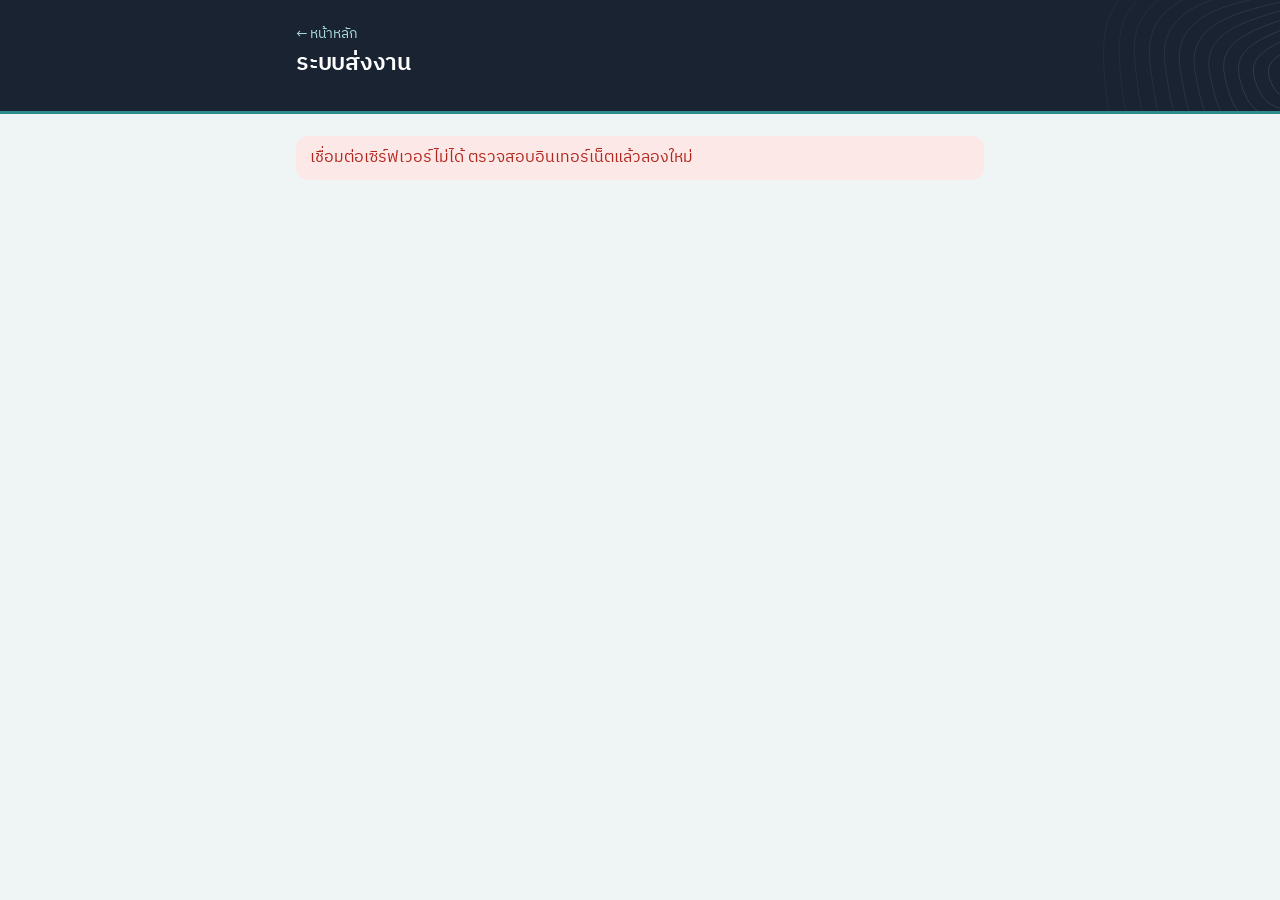
<file: submit/index.html>
<!DOCTYPE html>
<html lang="th">
<head>
<meta charset="utf-8">
<meta name="viewport" content="width=device-width, initial-scale=1">
<title>ระบบส่งงาน</title>
<meta name="theme-color" content="#1a2332">
<link rel="preconnect" href="https://script.google.com">
<link rel="preconnect" href="https://script.googleusercontent.com" crossorigin>
<link rel="preconnect" href="https://fonts.googleapis.com">
<link href="https://fonts.googleapis.com/css2?family=IBM+Plex+Sans+Thai:wght@300;400;500;600;700&display=swap" rel="stylesheet">
<style>
  :root{
    --bg:#eef5f4; --card:#fff; --ink:#1a2332; --muted:#647080; --line:#dae6e6;
    --brand:#1f6f70; --brand-dark:#185a5b; --brand-soft:#e2f1f0;
    --red:#b3261e; --red-soft:#fce8e6; --orange:#a35c00; --orange-soft:#fff1dc;
  }
  *{box-sizing:border-box}
  body{margin:0;font-family:'IBM Plex Sans Thai',system-ui,sans-serif;-webkit-font-smoothing:antialiased;background:var(--bg);color:var(--ink);font-size:16px;line-height:1.5}
  .wrap{max-width:720px;margin:0 auto;padding:0 16px}
  header{position:relative;overflow:hidden;background:linear-gradient(135deg,#1f6f70 0%,#2d8b8b 100%);color:#fff;padding:22px 0 26px;border-radius:0 0 26px 26px}
  header::after{content:"";position:absolute;width:220px;height:220px;border-radius:50%;background:rgba(255,255,255,.07);right:-60px;top:-110px}
  header .wrap{position:relative;z-index:1}
  header h1{margin:0;font-size:23px;font-weight:600;letter-spacing:-.01em}
  .home{color:#fff;opacity:.85;font-size:14px;text-decoration:none;display:inline-block;margin-bottom:2px}
  .who{margin-top:4px;font-size:15px;opacity:.95;display:flex;flex-wrap:wrap;gap:8px;align-items:center}
  main.wrap{padding-top:22px;padding-bottom:60px}
  h2{font-size:19px;margin:4px 0 14px}
  .hidden{display:none!important}
  .grid{display:grid;grid-template-columns:repeat(auto-fill,minmax(120px,1fr));gap:12px}
  .tile{background:var(--card);border:1px solid var(--line);border-radius:18px;padding:24px 8px;font:inherit;font-size:20px;font-weight:600;color:var(--brand-dark);cursor:pointer;transition:transform .15s,box-shadow .15s}
  .tile:hover,.row:hover{box-shadow:0 8px 22px -12px rgba(26,35,50,.2)}
  .tile:active,.row:active{transform:scale(.98)}
  input[type=search]{width:100%;padding:12px 14px;font:inherit;border:1px solid var(--line);border-radius:12px;margin-bottom:12px;background:#fff}
  .list{display:flex;flex-direction:column;gap:6px}
  .row{display:flex;align-items:center;gap:12px;text-align:left;background:var(--card);border:1px solid var(--line);border-radius:14px;padding:12px 14px;font:inherit;cursor:pointer;color:var(--ink);transition:box-shadow .15s}
  .no{min-width:32px;height:32px;border-radius:10px;background:var(--brand-soft);color:var(--brand-dark);display:grid;place-items:center;font-weight:600;font-size:14px}
  .link{background:none;border:0;color:var(--brand);font:inherit;padding:0;cursor:pointer;text-decoration:underline}
  .link.light{color:#fff;font-size:14px}
  .tabs{display:flex;gap:8px;margin-bottom:14px}
  .tabs{background:#e6efef;padding:4px;border-radius:14px}
  .tab{flex:1;padding:9px;border-radius:11px;border:0;background:transparent;font:inherit;font-weight:500;cursor:pointer;color:var(--muted);transition:background .15s,color .15s}
  .tab.on{background:#fff;color:var(--ink);box-shadow:0 1px 3px rgba(26,35,50,.1)}
  .card{background:var(--card);border:1px solid var(--line);border-radius:20px;padding:18px;margin-bottom:12px;box-shadow:0 1px 2px rgba(26,35,50,.04)}
  .card-top{display:flex;justify-content:space-between;align-items:center;gap:8px;font-size:14px;color:var(--muted)}
  .card h3{margin:6px 0 4px;font-size:18px;font-weight:600}
  .desc{margin:4px 0 8px;white-space:pre-wrap;color:#33413a}
  .due{margin:0 0 10px;font-size:14px;color:var(--muted)}
  .badge{font-size:13px;font-weight:700;padding:2px 10px;border-radius:999px;white-space:nowrap}
  .b-red{background:var(--red-soft);color:var(--red)}
  .b-orange{background:var(--orange-soft);color:var(--orange)}
  .b-green{background:var(--brand-soft);color:var(--brand-dark)}
  .b-grey{background:#ebf3f2;color:#5d6862}
  .card.fail{border-color:#f0b4ad;box-shadow:0 0 0 3px #fdeeec}
  .review{display:flex;gap:10px;align-items:flex-start;border-radius:12px;padding:10px 12px;margin-bottom:10px;font-size:14.5px}
  .review svg{flex:none;width:20px;height:20px;margin-top:1px}
  .review b{display:block;font-weight:600}
  .review p{margin:2px 0 0;white-space:pre-wrap;color:inherit}
  .rv-pending{background:#eff6f4;color:#4d5852}
  .rv-pass{background:var(--brand-soft);color:var(--brand-dark)}
  .rv-fail{background:var(--red-soft);color:var(--red)}
  .fail-alert{background:#fff;border:1.5px solid #f0b4ad;border-radius:16px;padding:14px 16px 10px;margin:0 0 14px;box-shadow:0 0 0 4px #fdeeec}
  .fail-alert.hidden{display:none}
  .fa-head{display:flex;gap:12px;align-items:flex-start}
  .fa-head svg{flex:none;width:24px;height:24px;color:var(--red);margin-top:1px}
  .fa-head b{display:block;font-size:16px;color:var(--red)}
  .fa-head span{display:block;font-size:14px;color:var(--muted);margin-top:1px}
  .fail-alert ul{list-style:none;padding:0;margin:8px 0 0 36px}
  .fail-alert li + li{border-top:1px solid #f6dcd8}
  .fail-alert li button{all:unset;box-sizing:border-box;display:block;width:100%;padding:8px 0;cursor:pointer}
  .fail-alert li button:focus-visible{outline:2px solid var(--red);outline-offset:2px;border-radius:6px}
  .fa-title{display:block;font-weight:600;font-size:15px;color:var(--ink);text-decoration:underline;text-decoration-color:#f0b4ad;text-underline-offset:3px}
  .fa-note{display:block;font-size:13.5px;color:#7b4a44;margin-top:2px;overflow:hidden;text-overflow:ellipsis;white-space:nowrap}
  .card.flash{animation:flash 1.4s ease}
  @keyframes flash{0%,40%{box-shadow:0 0 0 6px #f6c9c3}100%{box-shadow:0 0 0 3px #fdeeec}}
  @media (prefers-reduced-motion:reduce){.card.flash{animation:none}}
  .tab .dot{display:inline-grid;place-items:center;min-width:20px;height:20px;padding:0 6px;margin-left:6px;border-radius:999px;background:var(--red);color:#fff;font-size:12px;font-weight:600;line-height:1}
  .sent{background:#f6fbf9;border-radius:10px;padding:10px 12px;font-size:14px;margin-bottom:10px}
  .sent ul{margin:4px 0 0;padding-left:20px}
  .btn{width:100%;padding:12px;border:0;border-radius:14px;background:var(--brand);color:#fff;font:inherit;font-weight:500;cursor:pointer;transition:background .15s}
  .btn:hover{background:var(--brand-dark)}
  .btn.ghost{background:var(--brand-soft);color:var(--brand-dark);border:0}
  .btn.ghost:hover{background:#d3e9e8}
  .btn:disabled{opacity:.6;cursor:wait}
  .empty{text-align:center;color:var(--muted);padding:40px 0}
  .muted{color:var(--muted)}
  .banner{background:var(--red-soft);color:var(--red);padding:10px 14px;border-radius:12px;margin-bottom:14px}
  #loading{position:fixed;inset:0;background:rgba(238,245,244,.7);display:grid;place-items:center;font-weight:600;color:var(--brand-dark);z-index:20}
  .modal{position:fixed;inset:0;background:rgba(0,0,0,.4);display:flex;align-items:flex-end;justify-content:center;z-index:10}
  .sheet{background:#fff;width:100%;max-width:560px;border-radius:18px 18px 0 0;padding:20px 16px 24px;max-height:90vh;overflow:auto}
  @media(min-width:600px){.modal{align-items:center}.sheet{border-radius:18px}}
  .sheet h3{margin:0 0 4px}
  .drop{display:block;border:1.5px dashed #9ccfd1;border-radius:16px;padding:22px 12px;text-align:center;color:var(--brand-dark);font-weight:600;margin:14px 0;cursor:pointer;background:var(--brand-soft)}
  .drop input{display:none}
  #fileList{list-style:none;padding:0;margin:0 0 10px;display:grid;gap:8px}
  #fileList li{display:flex;align-items:center;gap:12px;padding:8px;border:1px solid var(--line);border-radius:12px;background:#fff;font-size:14px}
  .fthumb{flex:none;width:52px;height:52px;border-radius:8px;background:#e8f0f0 center/cover no-repeat;display:grid;place-items:center;color:var(--muted);overflow:hidden}
  .fthumb svg{width:22px;height:22px}
  .fmeta{flex:1;min-width:0}
  .fname{display:block;overflow:hidden;text-overflow:ellipsis;white-space:nowrap;font-weight:500}
  .fstate{display:flex;align-items:center;gap:6px;font-size:13px;color:var(--muted);margin-top:2px}
  .fstate.ok{color:var(--green)}
  .fstate.err{color:var(--red)}
  .fbar{height:3px;border-radius:2px;background:#e3ecec;margin-top:6px;overflow:hidden}
  .fbar i{display:block;height:100%;width:40%;background:var(--green-2,#2d8b8b);border-radius:2px;animation:fbar 1.1s ease-in-out infinite}
  @keyframes fbar{0%{transform:translateX(-100%)}100%{transform:translateX(250%)}}
  @media (prefers-reduced-motion:reduce){.fbar i{animation:none;width:100%;opacity:.5}}
  .fdel{flex:none;width:40px;height:40px;border:0;border-radius:10px;background:none;color:var(--muted);cursor:pointer;display:grid;place-items:center}
  .fdel:hover{background:#fdeeec;color:var(--red)}
  .fdel svg{width:18px;height:18px}
  #mMsg{min-height:22px;font-size:14px;margin-bottom:10px}
  #mMsg.err{color:var(--red)}
  .actions{display:flex;gap:10px}
  .pin{width:100%;padding:14px;font:inherit;font-size:20px;letter-spacing:4px;text-align:center;border:1px solid var(--line);border-radius:12px;margin-bottom:10px;background:#fff}
  .pin:focus{outline:2px solid var(--brand);border-color:transparent}
  #pinMsg{min-height:22px;font-size:14px;color:var(--red);margin-bottom:10px}
  .score{display:flex;justify-content:space-between;align-items:center;gap:12px;background:var(--card);border:1px solid var(--line);border-radius:20px;padding:18px 20px;margin-bottom:14px}
  .score-label{font-weight:600;font-size:16px}
  .score-note{font-size:13px;color:var(--muted)}
  .score-num{font-size:34px;font-weight:600;color:var(--brand);white-space:nowrap;line-height:1;letter-spacing:-.02em}
  .score-num small{font-size:16px;color:var(--muted);font-weight:600;margin-left:4px}
  #quizBox{margin:14px 0 6px}
  .ann-btn{width:100%;display:flex;align-items:center;gap:10px;background:#fff8e6;border:1px solid #f3dfae;color:#7a5200;border-radius:16px;padding:11px 14px;margin-bottom:12px;font:inherit;font-weight:500;cursor:pointer;text-align:left}
  .ann-btn svg{flex:none;width:20px;height:20px}
  .ann-btn span{flex:1;min-width:0;overflow:hidden;text-overflow:ellipsis;white-space:nowrap}
  .ann-btn b{flex:none;background:#d9730d;color:#fff;border-radius:999px;font-size:12px;padding:1px 8px}
  .ann{position:fixed;inset:0;z-index:30;background:rgba(16,24,36,.55);display:flex;align-items:center;justify-content:center;padding:18px}
  .ann-card{background:#fff;border-radius:22px;width:100%;max-width:440px;max-height:86vh;display:flex;flex-direction:column;overflow:hidden;box-shadow:0 20px 50px -20px rgba(0,0,0,.4)}
  .ann-top{background:#1a2332 url(../depth.svg) no-repeat right -160px center/auto 240%;border-bottom:3px solid #f0a83a;color:#fff;padding:18px 20px 16px;display:flex;align-items:center;gap:12px}
  .ann-top svg{color:#f6c26b}
  .ann-top svg{flex:none;width:30px;height:30px}
  .ann-top b{display:block;font-size:13px;font-weight:500;opacity:.9}
  .ann-top h3{font-size:19px;font-weight:600;line-height:1.3;margin:0}
  .ann-body{padding:18px 20px;overflow:auto;white-space:pre-wrap;line-height:1.65;color:var(--ink);font-size:16px}
  .ann-body a{color:var(--brand);word-break:break-all}
  .ann-meta{padding:0 20px 4px;font-size:13px;color:var(--muted)}
  .ann-foot{padding:14px 20px 18px;display:flex;gap:10px;align-items:center}
  .ann-foot small{color:var(--muted);margin-right:auto}
  .ann-foot .btn{width:auto;padding:11px 22px}
  .ann-list{padding:6px 20px 4px;overflow:auto;display:flex;flex-direction:column;gap:10px}
  .ann-item{border:1px solid var(--line);border-radius:14px;padding:12px 14px}
  .ann-item h4{margin:0 0 4px;font-size:15.5px;font-weight:600}
  .ann-item p{margin:0;white-space:pre-wrap;font-size:14.5px;line-height:1.6}
  .ann-item small{display:block;color:var(--muted);font-size:12.5px;margin-top:6px}
  .q{margin-bottom:16px}
  .q label{display:block;font-weight:600;margin-bottom:6px;white-space:pre-wrap}
  fieldset.q{border:0;padding:0}
  .q legend{font-weight:600;margin-bottom:8px;padding:0;white-space:pre-wrap}
  .q label.choice{display:flex;align-items:center;gap:12px;font-weight:400;white-space:normal;padding:11px 14px;border:1px solid var(--line);border-radius:14px;margin-bottom:8px;cursor:pointer;transition:border-color .15s,background .15s}
  .choice:hover{border-color:#b4d8d9}
  .choice input{position:absolute;opacity:0;pointer-events:none}
  .cl{flex:none;width:28px;height:28px;border-radius:9px;background:#ebf3f2;color:var(--muted);display:grid;place-items:center;font-weight:600;font-size:14px;transition:background .15s,color .15s}
  .choice:has(input:checked){border-color:var(--brand);background:var(--brand-soft)}
  .choice:has(input:checked) .cl{background:var(--brand);color:#fff}
  .choice:has(input:focus-visible){outline:2px solid var(--brand);outline-offset:2px}
  .q textarea{width:100%;min-height:90px;padding:10px 12px;font:inherit;border:1px solid var(--line);border-radius:12px;resize:vertical}
  .q textarea:focus{outline:2px solid var(--brand);border-color:transparent}
  .type{font-size:12px;font-weight:700;background:var(--brand-soft);color:var(--brand-dark);padding:1px 8px;border-radius:999px;margin-right:6px}
  .toast{position:fixed;left:50%;bottom:24px;transform:translateX(-50%);background:var(--ink);color:#fff;padding:12px 18px;border-radius:12px;font-size:15px;z-index:30;max-width:90vw;text-align:center}
  .sample-btn{display:flex;align-items:center;gap:12px;width:100%;margin:12px 0 0;padding:12px 14px;border:1px solid #cfe3e3;border-radius:14px;background:#f2f8f8;color:var(--ink);font:inherit;text-align:left;cursor:pointer;transition:background-color .15s}
  .sample-btn:hover{background:#e6f2f2}
  .sample-btn svg{flex:none;width:22px;height:22px;color:var(--brand)}
  .sample-btn b{display:block;font-size:15px;font-weight:600;color:var(--brand)}
  .sample-btn small{display:block;font-size:13px;color:var(--muted);margin-top:1px}
  .sample-wait{margin:10px 0 0;font-size:13px;color:var(--muted)}
  .samp{position:fixed;inset:0;z-index:30;background:rgba(16,24,36,.55);display:flex;align-items:flex-end;justify-content:center}
  .samp.hidden,.szoom.hidden{display:none}
  .samp-card{background:var(--bg,#eef5f4);width:100%;max-width:720px;max-height:92vh;border-radius:20px 20px 0 0;display:flex;flex-direction:column;overflow:hidden}
  @media(min-width:640px){.samp{align-items:center;padding:24px}.samp-card{border-radius:20px}}
  .samp-head{display:flex;justify-content:space-between;align-items:flex-start;gap:12px;padding:18px 18px 6px;background:#fff}
  .samp-head small{display:block;font-size:13px;color:var(--muted)}
  .samp-head h2{font-size:19px;font-weight:600;line-height:1.35}
  .samp-x{flex:none;width:44px;height:44px;border:0;border-radius:12px;background:#eef3f3;color:var(--ink);cursor:pointer;display:grid;place-items:center}
  .samp-x svg{width:20px;height:20px}
  .samp-note{background:#fff;padding:0 18px 14px;font-size:13.5px;color:var(--muted);border-bottom:1px solid var(--line);margin:0}
  .samp-body{overflow:auto;padding:14px 14px 24px;display:grid;gap:12px;overscroll-behavior:contain}
  .s-load{padding:40px 16px;text-align:center;color:var(--muted)}
  .s-item{background:#fff;border:1px solid var(--line);border-radius:16px;padding:14px}
  .s-item h3{font-size:15px;font-weight:600;margin-bottom:10px}
  .s-imgs{display:grid;grid-template-columns:repeat(auto-fill,minmax(150px,1fr));gap:8px}
  .s-img{aspect-ratio:3/4;border:1px solid var(--line);border-radius:10px;background:#f3f7f7;padding:0;overflow:hidden;cursor:zoom-in;display:grid;place-items:center;color:var(--muted);font:inherit;font-size:13px}
  .s-img img{width:100%;height:100%;object-fit:cover;display:block}
  .s-qa + .s-qa{margin-top:10px;padding-top:10px;border-top:1px solid var(--line)}
  .s-q{font-size:14px;color:var(--muted);margin:0}
  .s-a{font-size:15px;margin:4px 0 0;white-space:pre-wrap}
  .szoom{position:fixed;inset:0;z-index:40;background:rgba(10,16,26,.92);display:flex;align-items:center;justify-content:center;padding:12px;cursor:zoom-out}
  .szoom img{max-width:100%;max-height:100%;object-fit:contain;border-radius:6px}
  .syncing{position:fixed;top:12px;left:50%;transform:translateX(-50%);z-index:40;background:#1a2332;color:#a8dadc;font-size:13px;padding:6px 14px;border-radius:999px;box-shadow:0 6px 18px -8px rgba(16,24,36,.5)}
  .syncing.hidden{display:none}
</style>
<link rel="stylesheet" href="../theme.css">
</head>
<body>
<header>
  <div class="wrap">
    <a class="home" href="../">← หน้าหลัก</a>
    <h1>ระบบส่งงาน</h1>
    <div id="who" class="who"></div>
  </div>
</header>

<main class="wrap">
  <div id="banner" class="banner hidden"></div>
  <div id="syncing" class="syncing hidden" role="status">กำลังอัปเดตข้อมูลล่าสุด…</div>

  <section id="step-room" class="hidden">
    <h2>เลือกห้องเรียน</h2>
    <div id="rooms" class="grid"></div>
  </section>

  <section id="step-name" class="hidden">
    <button class="link" onclick="backToRooms()">← เปลี่ยนห้อง</button>
    <h2>เลือกชื่อของตัวเอง <span id="roomLabel" class="muted"></span></h2>
    <input id="search" type="search" placeholder="ค้นหาชื่อหรือเลขที่" oninput="renderStudents()">
    <div id="students" class="list"></div>
  </section>

  <section id="step-pin" class="hidden">
    <button class="link" onclick="logout()">← เลือกชื่อใหม่</button>
    <h2 id="pinTitle"></h2>
    <p id="pinHelp" class="muted"></p>
    <input id="pin1" class="pin" type="password" inputmode="numeric" autocomplete="off" placeholder="เลขประจำตัวนักเรียน" onkeydown="if(event.key==='Enter')doLogin()">
    <input id="pin2" class="pin hidden" type="password" inputmode="numeric" autocomplete="off" placeholder="กรอกเลขประจำตัวอีกครั้ง" onkeydown="if(event.key==='Enter')doLogin()">
    <div id="pinMsg"></div>
    <button id="pinBtn" class="btn" onclick="doLogin()">เข้าสู่ระบบ</button>
  </section>

  <section id="step-tasks" class="hidden">
    <button id="annBtn" class="ann-btn hidden" onclick="openAnnList()">
      <svg viewBox="0 0 24 24" fill="none" stroke="currentColor" stroke-width="2" stroke-linecap="round" stroke-linejoin="round" aria-hidden="true"><path d="m3 11 18-5v12L3 14v-3z"/><path d="M11.6 16.8a3 3 0 1 1-5.8-1.6"/></svg>
      <span id="annBtnText">ประกาศจากครู</span><b id="annBtnCount"></b>
    </button>
    <div class="score">
      <div>
        <div class="score-label">คะแนนปัจจุบัน</div>
        <div class="score-note" id="scoreNote"></div>
      </div>
      <div class="score-num"><span id="scoreVal">–</span><small id="scoreFull"></small></div>
    </div>
    <div id="failAlert" class="fail-alert hidden" role="alert"></div>
    <div class="tabs">
      <button id="tabPending" class="tab on" onclick="setTab('pending')">งานค้าง</button>
      <button id="tabDone" class="tab" onclick="setTab('done')">ส่งแล้ว</button>
    </div>
    <div id="tasks"></div>
  </section>
</main>

<div id="modal" class="modal hidden" onclick="if(event.target===this && state.task.type!=='quiz')closeUpload()">
  <div class="sheet">
    <h3 id="mTitle"></h3>
    <div id="mInfo" class="muted"></div>
    <div id="fileBox">
      <label class="drop">
        <input id="fileInput" type="file" multiple onchange="addFiles(this.files)">
        แตะเพื่อเลือกไฟล์หรือถ่ายรูป <span class="muted" style="font-weight:400">· เลือกได้หลายไฟล์ ระบบเริ่มอัปโหลดให้ทันที</span>
      </label>
      <ul id="fileList"></ul>
    </div>
    <div id="quizBox"></div>
    <div id="mMsg"></div>
    <div class="actions">
      <button class="btn ghost" onclick="closeUpload()">ยกเลิก</button>
      <button id="sendBtn" class="btn" onclick="send()">ส่งงาน</button>
    </div>
  </div>
</div>

<div id="samp" class="samp hidden" role="dialog" aria-modal="true" aria-labelledby="sTitle" onclick="if(event.target===this)closeSamples()">
  <div class="samp-card">
    <div class="samp-head">
      <div><small>ตัวอย่างงานของเพื่อนในห้อง</small><h2 id="sTitle"></h2></div>
      <button type="button" id="sClose" class="samp-x" onclick="closeSamples()" aria-label="ปิด"><svg viewBox="0 0 24 24" fill="none" stroke="currentColor" stroke-width="2" stroke-linecap="round" aria-hidden="true"><path d="M18 6 6 18M6 6l12 12"/></svg></button>
    </div>
    <p class="samp-note">งานที่ครูตรวจผ่านแล้ว ไม่แสดงชื่อเจ้าของงาน ใช้ดูเป็นแนวทาง แล้วทำงานของตัวเอง ห้ามคัดลอก</p>
    <div id="sBody" class="samp-body"></div>
  </div>
</div>
<div id="sZoom" class="szoom hidden" onclick="this.classList.add('hidden')" role="dialog" aria-label="รูปขยาย"><img id="sZoomImg" alt=""></div>
<div id="ann" class="ann hidden" role="dialog" aria-modal="true" aria-labelledby="annTitle"><div class="ann-card" id="annCard"></div></div>
<div id="loading">กำลังโหลด…</div>

<script src="../config.js"></script>
<script>

const MAX_MB = 20;
const LABELS = ['ก', 'ข', 'ค', 'ง', 'จ', 'ฉ', 'ช', 'ซ'];
const state = { rooms: [], room: null, students: [], student: null, tasks: [], tab: 'pending', task: null, files: [], busy: false };

const $ = id => document.getElementById(id);
const esc = s => String(s ?? '').replace(/[&<>"']/g, c => ({'&':'&amp;','<':'&lt;','>':'&gt;','"':'&quot;',"'":'&#39;'}[c]));
const roomName = r => 'ม.' + String(r).replace('-', '/');
const errText = e => String((e && e.message) || e).replace(/^(Exception|Error):\s*/, '').replace('AUTH:', '');
const isAuth = e => String((e && e.message) || e).includes('AUTH:');

// เรียก Apps Script ผ่าน fetch (ส่งแบบ text/plain เพื่อเลี่ยงปัญหา CORS)
async function run(action, ...args) {
  let res;
  try {
    res = await fetch(API_URL, { method: 'POST', body: JSON.stringify({ action, args }) });
  } catch (e) {
    throw new Error('เชื่อมต่อเซิร์ฟเวอร์ไม่ได้ ตรวจสอบอินเทอร์เน็ตแล้วลองใหม่');
  }
  const out = await res.json().catch(() => null);
  if (!out) throw new Error('เซิร์ฟเวอร์ตอบกลับผิดรูปแบบ (ตรวจสอบ API_URL และสิทธิ์ "ทุกคน")');
  if (!out.ok) throw new Error(out.error);
  return out.data;
}
function store(k, v) { try { v == null ? localStorage.removeItem(k) : localStorage.setItem(k, v); } catch (e) {} }
function load(k) { try { return localStorage.getItem(k); } catch (e) { return null; } }
function loading(on) { $('loading').classList.toggle('hidden', !on); }
function show(id) { ['step-room','step-name','step-pin','step-tasks'].forEach(s => $(s).classList.toggle('hidden', s !== id)); }
function banner(e) { const b = $('banner'); if (!e) return b.classList.add('hidden'); b.textContent = errText(e); b.classList.remove('hidden'); }
function toast(t) { const d = document.createElement('div'); d.className = 'toast'; d.textContent = t; document.body.appendChild(d); setTimeout(() => d.remove(), 4000); }

async function init() {
  // เคยเข้าระบบในเครื่องนี้แล้ว → เข้าหน้างานทันที ไม่ต้องโหลดรายชื่อห้อง/นักเรียนใหม่
  const r0 = load('room'), n0 = load('no'), p0 = load('pin'), nm = load('name');
  if (r0 && n0 && p0 && nm) {
    state.room = r0; state.student = { no: n0, name: nm }; state.pin = p0;
    $('roomLabel').textContent = roomName(r0);
    return enterTasks();
  }
  loading(true);
  try {
    state.rooms = await run('getRooms');
    const r = load('room');
    if (r && state.rooms.includes(r)) await pickRoom(r, load('no'));
    else showRooms();
  } catch (e) { banner(e); }
  loading(false);
}

async function backToRooms() {
  if (!state.rooms.length) { loading(true); try { state.rooms = await run('getRooms'); } catch (e) { banner(e); } loading(false); }
  showRooms();
}
function showRooms() {
  banner(null);
  $('who').innerHTML = '';
  $('rooms').innerHTML = state.rooms.map(r =>
    `<button class="tile" onclick="pickRoom('${esc(r)}')">${esc(roomName(r))}</button>`).join('')
    || '<p class="muted">ยังไม่มีห้องในระบบ</p>';
  show('step-room');
}

async function pickRoom(room, autoNo) {
  loading(true); banner(null);
  try {
    state.room = room;
    state.students = await run('getStudents', room);
    store('room', room);
    $('roomLabel').textContent = roomName(room);
    const s = autoNo && state.students.find(x => String(x.no) === String(autoNo));
    if (s) { await pickStudent(s.no); }
    else { $('search').value = ''; renderStudents(); show('step-name'); }
  } catch (e) { banner(e); }
  loading(false);
}

function renderStudents() {
  const q = $('search').value.trim();
  $('students').innerHTML = state.students
    .filter(s => !q || s.name.includes(q) || String(s.no) === q)
    .map(s => `<button class="row" onclick="pickStudent('${esc(s.no)}')"><span class="no">${esc(s.no)}</span>${esc(s.name)}</button>`)
    .join('') || '<p class="muted">ไม่พบชื่อ</p>';
}

async function pickStudent(no) {
  state.student = state.students.find(s => String(s.no) === String(no));
  state.pin = (load('no') === String(no) && load('pin')) || null;
  if (state.pin) await enterTasks();
  else await showPin();
}

async function showPin() {
  loading(true); banner(null);
  try {
    const st = await run('getAuthState', state.room, state.student.no);
    state.firstTime = !st.registered;
    $('pinTitle').textContent = `${state.student.name} · เลขที่ ${state.student.no}`;
    $('pinHelp').textContent = state.firstTime
      ? 'เข้าใช้ครั้งแรก: กรอกเลขประจำตัวนักเรียน 2 ครั้ง เลขนี้จะใช้ยืนยันตัวตนทุกครั้งต่อไป'
      : 'กรอกเลขประจำตัวนักเรียนเพื่อยืนยันตัวตน';
    $('pin1').value = ''; $('pin2').value = '';
    $('pin2').classList.toggle('hidden', !state.firstTime);
    $('pinBtn').textContent = state.firstTime ? 'ลงทะเบียนและเข้าสู่ระบบ' : 'เข้าสู่ระบบ';
    $('pinMsg').textContent = '';
    $('who').innerHTML = '';
    show('step-pin');
    setTimeout(() => $('pin1').focus(), 50);
  } catch (e) { banner(e); }
  loading(false);
}

async function doLogin() {
  const p1 = $('pin1').value.replace(/\s/g, ''), p2 = $('pin2').value.replace(/\s/g, '');
  if (!/^\d{4,10}$/.test(p1)) return ($('pinMsg').textContent = 'เลขประจำตัวต้องเป็นตัวเลข 4–10 หลัก');
  if (state.firstTime && p1 !== p2) return ($('pinMsg').textContent = 'เลขทั้งสองช่องไม่ตรงกัน');
  $('pinBtn').disabled = true; $('pinMsg').textContent = '';
  loading(true);
  try {
    await run('login', state.room, state.student.no, p1);
    state.pin = p1;
    store('no', state.student.no); store('pin', p1); store('name', state.student.name);
    loading(false);
    await enterTasks();
  } catch (e) {
    loading(false);
    $('pinMsg').textContent = errText(e);
  } finally { $('pinBtn').disabled = false; }
}

async function enterTasks() {
  store('name', state.student.name);
  $('who').innerHTML = `<span>${esc(state.student.name)} · ${esc(roomName(state.room))} เลขที่ ${esc(state.student.no)}</span>
    <button class="link light" onclick="logout()">ออกจากระบบ</button>`;
  state.tab = 'pending';
  show('step-tasks');
  await loadTasks();
}

function authFail() {
  store('pin', null); state.pin = null; state.busy = false;
  $('modal').classList.add('hidden');
  showPin();
}

async function logout() {
  state.annLoaded = false; state.anns = []; $('annBtn').classList.add('hidden');
  if (state.student) store(homeKey(), null);
  store('no', null); store('pin', null); store('name', null);
  state.student = null; state.pin = null;
  $('who').innerHTML = '';
  $('search').value = '';
  if (!state.students.length) {                   // เข้ามาทางลัด ยังไม่มีรายชื่อ → โหลดก่อน
    loading(true);
    try { state.students = await run('getStudents', state.room); } catch (e) { banner(e); }
    loading(false);
  }
  renderStudents();
  show('step-name');
}

const homeKey = () => `home:${state.room}:${state.student.no}`;
async function loadTasks() {
  // แสดงข้อมูลล่าสุดที่เคยโหลดไว้ทันที แล้วค่อยอัปเดตจากเซิร์ฟเวอร์ (โหลดครั้งเดียวได้ทั้งงาน คะแนน ประกาศ)
  let cachedShown = false;
  try {
    const c = JSON.parse(load(homeKey()) || 'null');
    if (c && c.tasks) { state.tasks = c.tasks; renderTasks(); renderScore(c.score); cachedShown = true; }
  } catch (e) {}
  if (cachedShown) $('syncing').classList.remove('hidden'); else loading(true);
  try {
    const h = await run('studentHome', state.room, state.student.no, state.pin);
    state.tasks = h.tasks;
    renderTasks();
    renderScore(h.score);
    store(homeKey(), JSON.stringify({ tasks: h.tasks, score: h.score }));
    if (!state.annLoaded) { state.annLoaded = true; showAnnouncements(h.anns || []); }   // ประกาศ: ครั้งเดียวต่อการเข้าระบบ
  }
  catch (e) { loading(false); $('syncing').classList.add('hidden'); if (isAuth(e)) return authFail(); banner(e); }
  loading(false); $('syncing').classList.add('hidden');
}

/* ---------- ประกาศจากครู ---------- */
const MEGAPHONE = '<svg viewBox="0 0 24 24" fill="none" stroke="currentColor" stroke-width="2" stroke-linecap="round" stroke-linejoin="round" aria-hidden="true"><path d="m3 11 18-5v12L3 14v-3z"/><path d="M11.6 16.8a3 3 0 1 1-5.8-1.6"/></svg>';
const linkify = t => esc(t).replace(/https?:\/\/[^\s<]+/g, u => `<a href="${u}" target="_blank" rel="noopener">${u}</a>`);
async function loadAnnouncements() {
  state.annLoaded = true;
  let a;
  try { a = await run('getAnnouncements', state.room, state.student.no, state.pin); }
  catch (e) { state.anns = []; return; }
  showAnnouncements(a);
}
function showAnnouncements(a) {
  state.anns = a || [];
  renderAnnBtn();
  state.annQueue = state.anns.filter(a => !a.seen);
  if (state.annQueue.length) showNextAnn();
}
function renderAnnBtn() {
  const a = state.anns || [], unseen = a.filter(x => !x.seen).length;
  $('annBtn').classList.toggle('hidden', !a.length);
  if (!a.length) return;
  $('annBtnText').textContent = a[0].title || a[0].message.split('\n')[0];
  $('annBtnCount').textContent = unseen ? `ใหม่ ${unseen}` : `${a.length} ประกาศ`;
}
function showNextAnn() {
  const q = state.annQueue, a = q[0];
  if (!a) return $('ann').classList.add('hidden');
  const total = state.anns.filter(x => !x.seen).length + (state.annDone || 0);
  const idx = (state.annDone || 0) + 1;
  $('annCard').innerHTML = `
    <div class="ann-top">${MEGAPHONE}<div><b>ประกาศจากครู${total > 1 ? ` · ${idx}/${total}` : ''}</b><h3 id="annTitle">${esc(a.title || 'ประกาศ')}</h3></div></div>
    <div class="ann-body">${linkify(a.message)}</div>
    <div class="ann-meta">${esc(a.date)}</div>
    <div class="ann-foot"><small>${q.length > 1 ? `มีอีก ${q.length - 1} ประกาศ` : ''}</small>
      <button class="btn" id="annAck" onclick="ackAnn()">${q.length > 1 ? 'รับทราบ ถัดไป →' : 'รับทราบ'}</button></div>`;
  $('ann').classList.remove('hidden');
  setTimeout(() => { const b = $('annAck'); if (b) b.focus(); }, 50);
}
function ackAnn() {
  const a = state.annQueue.shift();
  if (a) { a.seen = true; state.annDone = (state.annDone || 0) + 1; run('ackAnnouncement', state.room, state.student.no, state.pin, a.id).catch(() => {}); }
  renderAnnBtn();
  if (state.annQueue.length) showNextAnn();
  else { $('ann').classList.add('hidden'); state.annDone = 0; }
}
function openAnnList() {
  const a = state.anns || [];
  $('annCard').innerHTML = `
    <div class="ann-top">${MEGAPHONE}<div><b>ประกาศจากครู</b><h3 id="annTitle">ประกาศทั้งหมด ${a.length} รายการ</h3></div></div>
    <div class="ann-list">${a.map(x => `<div class="ann-item">${x.title ? `<h4>${esc(x.title)}</h4>` : ''}<p>${linkify(x.message)}</p><small>${esc(x.date)}</small></div>`).join('')}</div>
    <div class="ann-foot"><small></small><button class="btn" onclick="$('ann').classList.add('hidden')">ปิด</button></div>`;
  $('ann').classList.remove('hidden');
  a.filter(x => !x.seen).forEach(x => { x.seen = true; run('ackAnnouncement', state.room, state.student.no, state.pin, x.id).catch(() => {}); });
  renderAnnBtn();
}

function setTab(t) { state.tab = t; renderTasks(); }

function renderScore(s) {
  const has = s && typeof s.total === 'number';
  $('scoreVal').textContent = has ? s.total : '–';
  $('scoreFull').textContent = '/ ' + ((s && s.full) || 100);
  $('scoreNote').textContent = has ? 'คะแนนเก็บ + สอบ ที่ครูกรอกแล้ว' : 'ยังไม่มีคะแนน';
}

function renderTasks() {
  const pending = state.tasks.filter(t => !t.submitted);
  const rank = { fail: 0, pending: 1, pass: 2 };
  const done = state.tasks.filter(t => t.submitted).sort((a, b) => (rank[a.review] ?? 1) - (rank[b.review] ?? 1));
  const fails = done.filter(t => t.review === 'fail').length;
  $('tabPending').textContent = `งานค้าง (${pending.length})`;
  $('tabDone').innerHTML = `ส่งแล้ว (${done.length})${fails ? `<span class="dot" aria-label="ต้องแก้ ${fails} งาน">${fails}</span>` : ''}`;
  $('tabPending').classList.toggle('on', state.tab === 'pending');
  $('tabDone').classList.toggle('on', state.tab === 'done');
  renderFailAlert(done.filter(t => t.review === 'fail'));
  const list = state.tab === 'pending' ? pending : done;
  $('tasks').innerHTML = list.length ? list.map(card).join('')
    : `<div class="empty">${state.tab === 'pending' ? 'ไม่มีงานค้าง เยี่ยมมาก' : 'ยังไม่มีงานที่ส่ง'}</div>`;
}

/* แจ้งเตือนงานที่ตรวจไม่ผ่าน: แสดงทั้งสองแท็บ จนกว่านักเรียนจะแก้แล้วส่งใหม่ */
const X_ICON = '<svg viewBox="0 0 24 24" fill="none" stroke="currentColor" stroke-width="2" stroke-linecap="round" stroke-linejoin="round" aria-hidden="true"><path d="M10.3 3.9 1.8 18a2 2 0 0 0 1.7 3h17a2 2 0 0 0 1.7-3L13.7 3.9a2 2 0 0 0-3.4 0z"/><path d="M12 9v4"/><path d="M12 17h.01"/></svg>';
function renderFailAlert(fails) {
  const el = $('failAlert');
  if (!fails.length) { el.classList.add('hidden'); el.innerHTML = ''; return; }
  const head = `<div class="fa-head">${X_ICON}<div><b>มีงานที่ตรวจไม่ผ่าน ${fails.length} งาน</b>
    <span>${state.tab === 'done' ? 'อ่านสิ่งที่ครูให้แก้ แล้วกดส่งใหม่ในงานนั้น' : 'แก้ตามที่ครูบอก แล้วส่งใหม่ให้ครูตรวจอีกครั้ง'}</span></div></div>`;
  const items = fails.map(t => `<li><button type="button" onclick="goFail('${esc(t.id)}')">
      <span class="fa-title">${esc(t.title)}</span>${t.note ? `<span class="fa-note">ครูบอกว่า: ${esc(t.note)}</span>` : ''}
    </button></li>`).join('');
  el.innerHTML = head + `<ul>${items}</ul>`;
  el.classList.remove('hidden');
}
function goFail(id) {
  if (state.tab !== 'done') setTab('done');
  const c = document.getElementById('task-' + id);
  if (!c) return;
  c.scrollIntoView({ behavior: matchMedia('(prefers-reduced-motion: reduce)').matches ? 'auto' : 'smooth', block: 'center' });
  c.classList.remove('flash'); void c.offsetWidth; c.classList.add('flash');
}

function card(t) {
  let badge = '';
  if (!t.submitted) badge = t.overdue ? '<span class="badge b-red">เลยกำหนด</span>' : '';
  else badge = { pass: '<span class="badge b-green">ผ่าน</span>', fail: '<span class="badge b-red">ไม่ผ่าน · ต้องแก้</span>' }[t.review]
    || '<span class="badge b-grey">รอตรวจ</span>';
  const late = t.submitted && t.status === 'ส่งช้า' ? ' · <span style="color:var(--orange)">ส่งช้า</span>' : '';
  const quiz = t.type === 'quiz';
  const files = quiz ? '' : t.files.map(f => `<li>${esc(f.name)}</li>`).join('');
  const typeTag = quiz ? `<span class="type">ตอบคำถาม ${t.questions.length} ข้อ</span>` : '';
  const fail = t.review === 'fail';
  const btnText = fail ? (quiz ? 'แก้คำตอบแล้วส่งใหม่' : 'แก้งานแล้วส่งใหม่')
    : quiz ? (t.submitted ? 'แก้ไขคำตอบ' : 'ตอบคำถาม') : (t.submitted ? 'แก้ไข / ส่งใหม่' : 'ส่งงาน');
  const RV = {
    pending: ['rv-pending', '<circle cx="12" cy="12" r="9"/><path d="M12 7v5l3 2"/>', 'รอครูตรวจ'],
    pass: ['rv-pass', '<circle cx="12" cy="12" r="9"/><path d="m8 12 3 3 5-6"/>', 'ตรวจแล้ว ผ่าน'],
    fail: ['rv-fail', '<circle cx="12" cy="12" r="9"/><path d="m15 9-6 6"/><path d="m9 9 6 6"/>', 'ไม่ผ่าน กรุณาแก้ไขแล้วส่งใหม่']
  }[t.review];
  const review = t.submitted && RV ? `<div class="review ${RV[0]}"><svg viewBox="0 0 24 24" fill="none" stroke="currentColor" stroke-width="2" stroke-linecap="round" stroke-linejoin="round" aria-hidden="true">${RV[1]}</svg>
      <div><b>${RV[2]}</b>${t.note ? `<p>ครู: ${esc(t.note)}</p>` : ''}</div></div>` : '';
  return `<article class="card${fail ? ' fail' : ''}" id="task-${esc(t.id)}">
    <div class="card-top"><span>${typeTag}${esc(t.period)} · ${esc(t.full)} คะแนน</span>${badge}</div>
    <h3>${esc(t.title)}</h3>
    ${t.desc ? `<p class="desc">${esc(t.desc)}</p>` : ''}
    <p class="due">${t.dueText ? 'กำหนดส่ง ' + esc(t.dueText) : 'ไม่มีกำหนดส่ง'}</p>
    ${review}
    ${sampleRow(t)}
    ${t.submitted ? `<div class="sent">ส่งล่าสุด ${esc(t.submittedAt)}${t.count > 1 ? ` (ส่ง ${t.count} ครั้ง)` : ''}${late}${files ? `<ul>${files}</ul>` : ''}</div>` : ''}
    <button class="btn ${t.submitted && !fail ? 'ghost' : ''}" onclick="openUpload('${esc(t.id)}')">${btnText}</button>
  </article>`;
}

/* ---------- ตัวอย่างงานจากเพื่อน (เปิดเมื่อครูตรวจเกินครึ่งห้อง) ---------- */
const EYE_ICON = '<svg viewBox="0 0 24 24" fill="none" stroke="currentColor" stroke-width="1.8" stroke-linecap="round" stroke-linejoin="round" aria-hidden="true"><path d="M2 12s3.5-7 10-7 10 7 10 7-3.5 7-10 7S2 12 2 12z"/><circle cx="12" cy="12" r="3"/></svg>';
function sampleRow(t) {
  const sm = t.sample || {};
  if (t.review === 'pass') return '';
  if (sm.ready) return `<button type="button" class="sample-btn" onclick="openSamples('${esc(t.id)}')">${EYE_ICON}
      <span><b>ดูตัวอย่างงานของเพื่อน</b><small>งานที่ครูตรวจผ่านแล้ว ใช้เป็นแนวทาง</small></span></button>`;
  if (sm.pct > 0) return `<p class="sample-wait">ตัวอย่างงานของเพื่อนจะเปิดให้ดูเมื่อครูตรวจเกินครึ่งห้อง (ตอนนี้ ${sm.pct}%)</p>`;
  return '';
}
const SAMP_IMG = {};
let SAMP_N = 0; const SAMP_Q = [];
function sampImg(taskId, id) {
  if (!SAMP_IMG[id]) SAMP_IMG[id] = new Promise((res, rej) => { SAMP_Q.push({ taskId, id, res, rej }); pumpSamp(); })
    .catch(e => { delete SAMP_IMG[id]; throw e; });
  return SAMP_IMG[id];
}
function pumpSamp() {
  while (SAMP_N < 3 && SAMP_Q.length) {
    const j = SAMP_Q.shift(); SAMP_N++;
    run('studentSampleFile', state.room, state.student.no, state.pin, j.taskId, j.id)
      .then(r => j.res(r.image ? `data:${r.mime};base64,${r.data}` : null), j.rej)
      .finally(() => { SAMP_N--; pumpSamp(); });
  }
}
async function openSamples(id) {
  state.sampTask = id;
  const t = state.tasks.find(x => x.id === id);
  $('sTitle').textContent = t ? t.title : 'ตัวอย่างงาน';
  $('sBody').innerHTML = '<div class="s-load">กำลังโหลดตัวอย่าง…</div>';
  $('samp').classList.remove('hidden');
  document.body.style.overflow = 'hidden';
  $('sClose').focus();
  try {
    const d = await run('getSamples', state.room, state.student.no, state.pin, id);
    if (!d.samples.length) { $('sBody').innerHTML = '<div class="s-load">ยังไม่มีตัวอย่างที่แสดงได้ (งานที่ผ่านอาจเป็นไฟล์ PDF หรือข้อปรนัย)</div>'; return; }
    $('sBody').innerHTML = d.samples.map((x, i) => `<section class="s-item">
        <h3>${esc(x.label)}</h3>
        ${x.files ? `<div class="s-imgs">${x.files.map(f => `<button type="button" class="s-img" data-id="${esc(f)}" onclick="sampZoom(this)" aria-label="ขยายรูป ${esc(x.label)}"><span>กำลังโหลดรูป…</span></button>`).join('')}</div>` : ''}
        ${x.answers ? x.answers.map(q => `<div class="s-qa"><p class="s-q">${esc(q.q)}</p><p class="s-a">${esc(q.a)}</p></div>`).join('') : ''}
      </section>`).join('');
    const io = new IntersectionObserver(es => es.forEach(en => {
      if (!en.isIntersecting) return;
      io.unobserve(en.target);
      const b = en.target;
      sampImg(id, b.dataset.id).then(src => { b.innerHTML = src ? `<img src="${src}" alt="" decoding="async">` : '<span>เปิดไฟล์นี้ไม่ได้</span>'; })
        .catch(() => { b.innerHTML = '<span>โหลดรูปไม่สำเร็จ แตะเพื่อลองใหม่</span>'; b.dataset.retry = '1'; });
    }), { root: $('sBody'), rootMargin: '800px 0px' });
    $('sBody').querySelectorAll('.s-img').forEach(b => io.observe(b));
  } catch (e) {
    if (isAuth(e)) { closeSamples(); return authFail(); }
    $('sBody').innerHTML = `<div class="s-load">${esc(errText(e))}</div>`;
  }
}
function sampZoom(b) {
  const img = b.querySelector('img');
  if (!img) {
    if (b.dataset.retry) { b.dataset.retry = ''; b.innerHTML = '<span>กำลังโหลดรูป…</span>';
      sampImg(state.sampTask, b.dataset.id).then(src => { b.innerHTML = src ? `<img src="${src}" alt="" decoding="async">` : '<span>เปิดไฟล์นี้ไม่ได้</span>'; }).catch(() => { b.innerHTML = '<span>โหลดรูปไม่สำเร็จ แตะเพื่อลองใหม่</span>'; b.dataset.retry = '1'; }); }
    return;
  }
  $('sZoomImg').src = img.src; $('sZoom').classList.remove('hidden');
}
function closeSamples() {
  $('samp').classList.add('hidden'); $('sZoom').classList.add('hidden');
  document.body.style.overflow = '';
}
document.addEventListener('keydown', e => {
  if (e.key !== 'Escape') return;
  if (!$('sZoom').classList.contains('hidden')) return $('sZoom').classList.add('hidden');
  if (!$('samp').classList.contains('hidden')) closeSamples();
});

/* ---------- อัปโหลด ---------- */
function openUpload(id) {
  state.task = state.tasks.find(t => t.id === id);
  state.files = [];
  $('mTitle').textContent = state.task.title;
  const notes = [];
  if (state.task.overdue) notes.push('เลยกำหนดส่งแล้ว ยังส่งได้ แต่จะบันทึกว่าส่งช้า');
  const quiz = state.task.type === 'quiz';
  if (state.task.submitted) notes.push(quiz ? 'แก้คำตอบแล้วกดส่งอีกครั้งได้' : 'การส่งใหม่จะแทนที่ไฟล์ที่ส่งไว้เดิม');
  $('mInfo').textContent = notes.join(' · ');
  msg('');
  $('fileBox').classList.toggle('hidden', quiz);
  $('quizBox').classList.toggle('hidden', !quiz);
  $('sendBtn').textContent = quiz ? 'ส่งคำตอบ' : 'ส่งงาน';
  if (quiz) {
    $('quizBox').innerHTML = state.task.questions.length
      ? state.task.questions.map((q, i) => {
          const prev = state.task.answers[i] || '';
          if (q.choices && q.choices.length) {
            return `<fieldset class="q" id="ans${i}"><legend>${i + 1}. ${esc(q.text)}</legend>
              ${q.choices.map((c, j) => `<label class="choice"><input type="radio" name="q${i}" value="${esc(c)}"${c === prev ? ' checked' : ''}>
                <span class="cl">${LABELS[j] || j + 1}</span><span>${esc(c)}</span></label>`).join('')}
            </fieldset>`;
          }
          return `<div class="q"><label for="ans${i}">${i + 1}. ${esc(q.text)}</label>
            <textarea id="ans${i}" placeholder="พิมพ์คำตอบ">${esc(prev)}</textarea></div>`;
        }).join('')
      : '<p class="muted">ครูยังไม่ได้เพิ่มคำถามสำหรับงานนี้</p>';
  }
  renderFiles();
  $('modal').classList.remove('hidden');
}
function closeUpload() {
  if (state.busy) return;
  state.files.forEach(x => { x.removed = true; if (x.thumb) URL.revokeObjectURL(x.thumb); });
  $('modal').classList.add('hidden');
}

/* ---------- อัปโหลด: เริ่มส่งทันทีที่เลือกไฟล์ (ย่อรูปก่อน) ทีละ 3 ไฟล์พร้อมกัน ----------
   กด "ส่งงาน" แล้วแค่รอไฟล์ที่ยังค้างเสร็จ + บันทึก จึงเร็วกว่าเดิมมาก */
const UP_PARALLEL = 3;
const TRANSIENT = /ล็อก|lock|timed out|หมดเวลา|busy|too many|เชื่อมต่อเซิร์ฟเวอร์ไม่ได้|ผิดรูปแบบ/i;
let upSeq = 0;
function addFiles(list) {
  for (const f of list) {
    if (f.size > MAX_MB * 1024 * 1024 && !/^image\//.test(f.type)) { msg(`ไฟล์ ${f.name} ใหญ่เกิน ${MAX_MB} MB`, true); continue; }
    const it = { id: ++upSeq, file: f, name: f.name, state: 'wait', thumb: /^image\//.test(f.type) ? URL.createObjectURL(f) : '' };
    state.files.push(it);
  }
  $('fileInput').value = '';
  renderFiles(); pumpUploads();
}
function removeFile(id) {
  const i = state.files.findIndex(x => x.id === id); if (i < 0) return;
  const it = state.files[i];
  if (it.thumb) URL.revokeObjectURL(it.thumb);
  it.removed = true; state.files.splice(i, 1);
  renderFiles();
}
function pumpUploads() {
  const active = state.files.filter(x => x.state === 'prep' || x.state === 'up').length;
  state.files.filter(x => x.state === 'wait').slice(0, Math.max(0, UP_PARALLEL - active)).forEach(uploadOne);
}
async function uploadOne(it) {
  const task = state.task;
  it.state = 'prep'; renderFiles();
  try {
    const f = await prepare(it.file);
    if (it.removed) return;
    if (f.size > MAX_MB * 1024 * 1024) throw new Error(`ใหญ่เกิน ${MAX_MB} MB`);
    it.state = 'up'; it.size = f.size; renderFiles();
    const data = await toBase64(f.blob);
    let r, tries = 0;
    while (true) {                                   // เน็ตสะดุด/เซิร์ฟเวอร์ยุ่ง → ลองใหม่เอง 2 ครั้ง
      try {
        r = await run('uploadFile', { room: state.room, no: state.student.no, name: state.student.name, pin: state.pin,
          taskId: task.id, fileName: f.name, mimeType: f.type, data });
        break;
      } catch (e) { if (isAuth(e) || !TRANSIENT.test(errText(e)) || ++tries > 2) throw e; await new Promise(z => setTimeout(z, 1200 * tries)); }
    }
    if (it.removed || state.task !== task) return;
    it.state = 'done'; it.result = r;
  } catch (e) {
    if (isAuth(e)) return authFail();
    it.state = 'err'; it.err = errText(e);
  }
  renderFiles(); pumpUploads(); maybeFinish();
}
function retryFile(id) { const it = state.files.find(x => x.id === id); if (it) { it.state = 'wait'; it.err = ''; renderFiles(); pumpUploads(); } }
const FILE_ICON = '<svg viewBox="0 0 24 24" fill="none" stroke="currentColor" stroke-width="1.8" stroke-linecap="round" stroke-linejoin="round" aria-hidden="true"><path d="M14 2H6a2 2 0 0 0-2 2v16a2 2 0 0 0 2 2h12a2 2 0 0 0 2-2V8z"/><path d="M14 2v6h6"/></svg>';
const DEL_ICON = '<svg viewBox="0 0 24 24" fill="none" stroke="currentColor" stroke-width="2" stroke-linecap="round" aria-hidden="true"><path d="M18 6 6 18M6 6l12 12"/></svg>';
function renderFiles() {
  const label = it => ({
    wait: 'รอคิว', prep: 'กำลังย่อรูป…', up: 'กำลังอัปโหลด…',
    done: `อัปโหลดแล้ว${it.size ? ` · ${(it.size / 1048576).toFixed(1)} MB` : ''}`,
    err: `ไม่สำเร็จ: ${it.err} · <button type="button" class="link" onclick="retryFile(${it.id})">ลองใหม่</button>`
  })[it.state];
  $('fileList').innerHTML = state.files.map(it => `<li>
      <span class="fthumb" ${it.thumb ? `style="background-image:url('${it.thumb}')"` : ''}>${it.thumb ? '' : FILE_ICON}</span>
      <span class="fmeta"><span class="fname">${esc(it.name)}</span>
        <span class="fstate ${it.state === 'done' ? 'ok' : it.state === 'err' ? 'err' : ''}">${it.state === 'done' ? '✓ ' : ''}${label(it)}</span>
        ${it.state === 'prep' || it.state === 'up' ? '<span class="fbar"><i></i></span>' : ''}</span>
      <button type="button" class="fdel" onclick="removeFile(${it.id})" aria-label="ลบไฟล์ ${esc(it.name)}" ${state.sending ? 'disabled' : ''}>${DEL_ICON}</button>
    </li>`).join('');
  updateSendBtn();
}
function updateSendBtn() {
  if (!state.task || state.task.type === 'quiz') return;
  const busy = state.files.filter(x => x.state !== 'done' && x.state !== 'err').length;
  $('sendBtn').textContent = state.sending ? (busy ? `รออัปโหลดอีก ${busy} ไฟล์…` : 'กำลังบันทึก…') : 'ส่งงาน';
}
function msg(t, isErr) { $('mMsg').textContent = t; $('mMsg').className = isErr ? 'err' : ''; }

// ย่อรูปก่อนอัปโหลด: ยาวสุด 1600 px คุณภาพ 0.82 (รูปจากมือถือ 4–8 MB เหลือราว 0.3–0.6 MB ยังอ่านลายมือชัด)
function prepare(file) {
  const orig = { blob: file, name: file.name, type: file.type || 'application/octet-stream', size: file.size };
  return new Promise(res => {
    if (!/^image\/(jpeg|png|webp|heic|heif)$/.test(file.type) || file.size < 450e3) return res(orig);
    const img = new Image(), url = URL.createObjectURL(file);
    img.onload = () => {
      const s = Math.min(1, 1600 / Math.max(img.naturalWidth, img.naturalHeight));
      const c = document.createElement('canvas');
      c.width = Math.round(img.naturalWidth * s); c.height = Math.round(img.naturalHeight * s);
      const ctx = c.getContext('2d');
      ctx.fillStyle = '#fff'; ctx.fillRect(0, 0, c.width, c.height);
      ctx.drawImage(img, 0, 0, c.width, c.height);
      URL.revokeObjectURL(url);
      c.toBlob(b => {
        if (!b || b.size >= file.size) return res(orig);
        res({ blob: b, name: file.name.replace(/\.\w+$/, '') + '.jpg', type: 'image/jpeg', size: b.size });
      }, 'image/jpeg', 0.82);
    };
    img.onerror = () => { URL.revokeObjectURL(url); res(orig); };
    img.src = url;
  });
}
function toBase64(blob) {
  return new Promise((res, rej) => {
    const r = new FileReader();
    r.onload = () => res(String(r.result).split(',')[1]);
    r.onerror = rej;
    r.readAsDataURL(blob);
  });
}

async function send() {
  if (state.task.type === 'quiz') return sendAnswers();
  if (!state.files.length) return msg('กรุณาเลือกไฟล์ก่อน', true);
  if (state.files.some(x => x.state === 'err')) return msg('มีไฟล์ที่อัปโหลดไม่สำเร็จ กด "ลองใหม่" หรือลบไฟล์นั้นก่อน', true);
  state.sending = true; state.busy = true; $('sendBtn').disabled = true; msg('');
  renderFiles(); maybeFinish();
}
async function maybeFinish() {
  if (!state.sending || state.finishing) return;
  if (state.files.some(x => x.state === 'err')) {
    state.sending = state.busy = false; $('sendBtn').disabled = false; renderFiles();
    return msg('มีไฟล์ที่อัปโหลดไม่สำเร็จ กด "ลองใหม่" หรือลบไฟล์นั้นก่อน', true);
  }
  if (state.files.some(x => x.state !== 'done')) return;     // ยังอัปโหลดไม่ครบ เดี๋ยวไฟล์สุดท้ายเรียกซ้ำเอง
  state.finishing = true; updateSendBtn();
  try {
    const r = await run('submitWork', state.room, state.student.no, state.task.id, state.files.map(x => x.result), state.pin);
    state.busy = false;
    closeUpload();
    toast(`ส่งงานเรียบร้อย (${r.status}) ${r.time}`);
    await loadTasks();
  } catch (e) {
    if (isAuth(e)) return authFail();
    msg('ส่งไม่สำเร็จ: ' + errText(e), true);
  } finally {
    state.sending = state.finishing = state.busy = false; $('sendBtn').disabled = false; updateSendBtn();
  }
}

async function sendAnswers() {
  const qs = state.task.questions;
  if (!qs.length) return msg('งานนี้ยังไม่มีคำถาม', true);
  const answers = qs.map((q, i) => {
    if (q.choices && q.choices.length) {
      const r = document.querySelector(`input[name="q${i}"]:checked`);
      return r ? r.value : '';
    }
    return $('ans' + i).value.trim();
  });
  const empty = answers.findIndex(a => !a);
  if (empty >= 0) {
    const el = $('ans' + empty);
    el.scrollIntoView({ behavior: 'smooth', block: 'center' });
    if (el.tagName === 'TEXTAREA') el.focus();
    return msg(`ยังไม่ได้ตอบข้อ ${empty + 1}`, true);
  }
  state.busy = true; $('sendBtn').disabled = true;
  try {
    msg('กำลังส่งคำตอบ…');
    const r = await run('submitAnswers', state.room, state.student.no, state.task.id, answers, state.pin);
    state.busy = false;
    closeUpload();
    toast(`ส่งคำตอบเรียบร้อย (${r.status}) ${r.time}`);
    await loadTasks();
  } catch (e) {
    if (isAuth(e)) return authFail();
    msg('ส่งไม่สำเร็จ: ' + errText(e), true);
  } finally {
    state.busy = false; $('sendBtn').disabled = false;
  }
}

init();
</script>
</body>
</html>
</file>
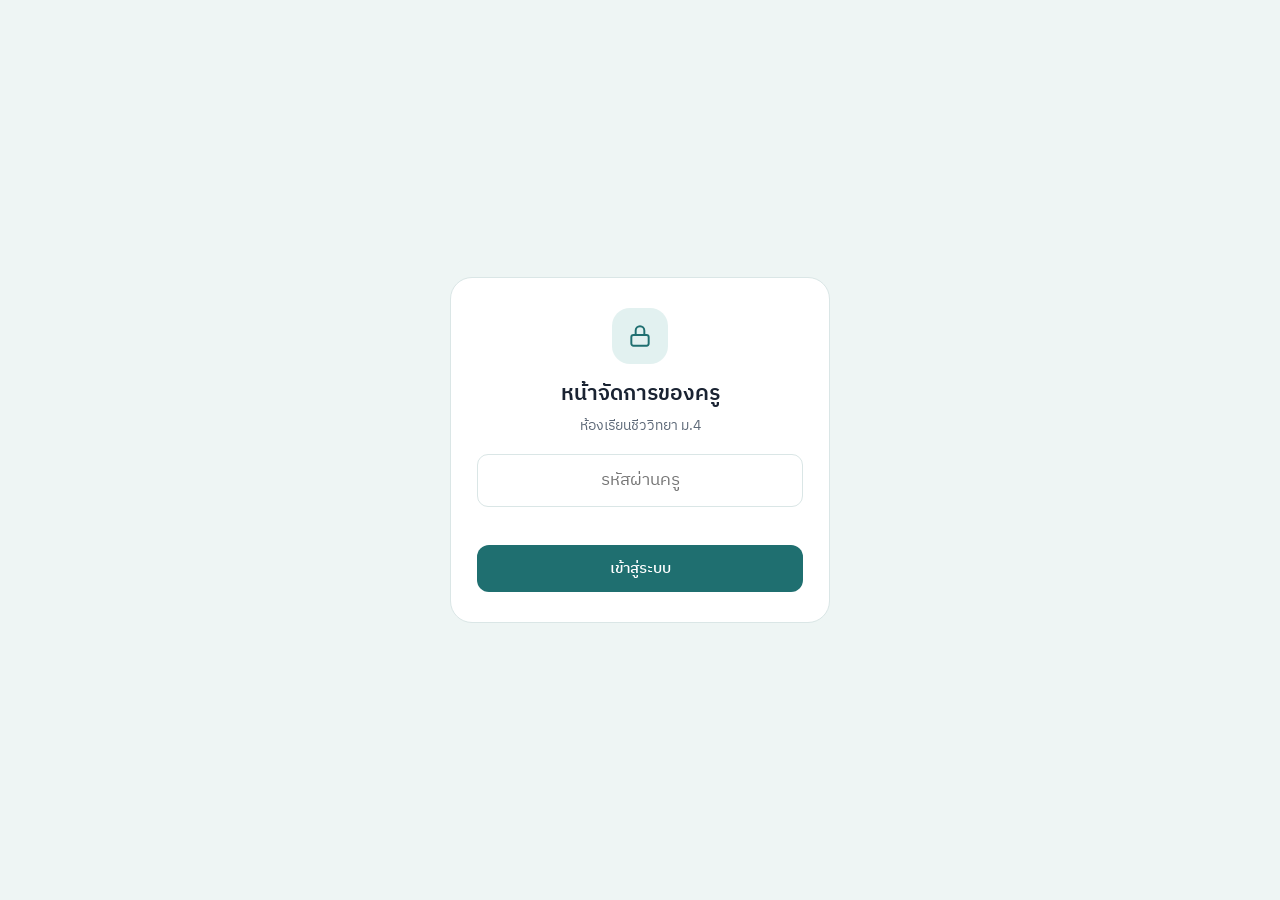
<file: teacher/index.html>
<!DOCTYPE html>
<html lang="th">
<head>
<meta charset="utf-8">
<meta name="viewport" content="width=device-width, initial-scale=1">
<meta name="theme-color" content="#1a2332">
<meta name="robots" content="noindex">
<title>หน้าจัดการของครู</title>
<link rel="preconnect" href="https://script.google.com">
<link rel="preconnect" href="https://drive.google.com">
<link rel="preconnect" href="https://script.googleusercontent.com" crossorigin>
<link rel="preconnect" href="https://fonts.googleapis.com">
<link href="https://fonts.googleapis.com/css2?family=IBM+Plex+Sans+Thai:wght@300;400;500;600;700&display=swap" rel="stylesheet">
<style>
  :root{
    --bg:#eef5f4; --card:#fff; --ink:#1a2332; --text:#33404f; --muted:#5d6978; --line:#dae6e6; --line2:#ebf3f2;
    --brand:#1f6f70; --brand-dark:#1a2332; --soft:#e2f1f0;
    --blue:#2c5d8f; --blue-soft:#e5eef7;
    --amber:#9a5800; --amber-soft:#fff1dc; --red:#b3261e; --red-soft:#fce8e6;
  }
  *{box-sizing:border-box;margin:0}
  body{font-family:'IBM Plex Sans Thai',system-ui,sans-serif;background:var(--bg);color:var(--ink);font-size:15px;line-height:1.55;-webkit-font-smoothing:antialiased}
  button,input,select,textarea{font:inherit;color:inherit}
  .hidden{display:none!important}
  .wrap{max-width:1120px;margin:0 auto;padding:0 20px}
  .muted{color:var(--muted)}
  a{color:var(--brand)}

  /* ---------- top bar ---------- */
  .top{background:var(--brand-dark);color:#fff}
  .top .wrap{display:flex;align-items:center;gap:14px;min-height:60px;flex-wrap:wrap;padding-top:8px;padding-bottom:8px}
  .brand{display:flex;align-items:center;gap:10px;font-weight:600;font-size:17px;margin-right:auto}
  .brand span{width:32px;height:32px;border-radius:10px;background:rgba(255,255,255,.14);display:grid;place-items:center}
  .brand svg{width:18px;height:18px}
  .top-btn{background:rgba(255,255,255,.12);border:0;color:#fff;padding:7px 14px;border-radius:10px;cursor:pointer;font-size:14px;display:inline-flex;align-items:center;gap:6px}
  .top-btn:hover{background:rgba(255,255,255,.2)}
  .top-btn svg{width:16px;height:16px}

  /* ---------- tabs ---------- */
  .tabs-bar{background:var(--card);border-bottom:1px solid var(--line);position:sticky;top:0;z-index:5}
  .tabs{display:flex;gap:4px;overflow-x:auto;scrollbar-width:none}
  .tabs::-webkit-scrollbar{display:none}
  .tab{flex:none;background:none;border:0;padding:14px 16px 12px;cursor:pointer;color:var(--muted);font-weight:500;border-bottom:2.5px solid transparent;white-space:nowrap}
  .tab:hover{color:var(--ink)}
  .tab.on{color:var(--brand);border-bottom-color:var(--brand)}
  .tab small{font-weight:400;margin-left:4px;color:var(--muted)}

  main.wrap{padding-top:24px;padding-bottom:80px}
  .head{display:flex;align-items:flex-end;justify-content:space-between;gap:16px;flex-wrap:wrap;margin-bottom:16px}
  .head h1{font-size:24px;font-weight:600;line-height:1.25}
  .head p{color:var(--muted)}
  h2.sec{font-size:17px;font-weight:600;margin:28px 0 12px;display:flex;align-items:center;gap:10px}
  h2.sec .count{font-size:13px;font-weight:500;color:var(--muted);background:var(--line2);padding:1px 9px;border-radius:999px}

  .btn{display:inline-flex;align-items:center;justify-content:center;gap:7px;border:0;border-radius:12px;padding:10px 16px;font-weight:500;cursor:pointer;background:var(--brand);color:#fff;transition:background .15s}
  .btn:hover{background:var(--brand-dark)}
  .btn svg{width:17px;height:17px}
  .btn.ghost{background:var(--soft);color:var(--brand-dark)}
  .btn.ghost:hover{background:#d3e9e8}
  .btn.plain{background:transparent;color:var(--text)}
  .btn.plain:hover{background:var(--line2)}
  .btn.danger{background:var(--red-soft);color:var(--red)}
  .btn.danger:hover{background:#f8d7d3}
  .btn:disabled{opacity:.55;cursor:not-allowed}
  .btn.sm{padding:6px 12px;font-size:14px;border-radius:10px}

  /* ---------- switch ---------- */
  .switch{display:inline-flex;align-items:center;gap:9px;background:none;border:0;cursor:pointer;padding:4px 0;color:var(--text);font-size:14px;white-space:nowrap}
  .switch i{position:relative;flex:none;width:38px;height:22px;border-radius:999px;background:#c4d3d4;transition:background .18s}
  .switch i::after{content:"";position:absolute;top:3px;left:3px;width:16px;height:16px;border-radius:50%;background:#fff;box-shadow:0 1px 2px rgba(0,0,0,.2);transition:transform .18s}
  .switch[aria-checked="true"] i{background:var(--brand)}
  .switch[aria-checked="true"] i::after{transform:translateX(16px)}
  .switch:focus-visible{outline:2px solid var(--brand);outline-offset:3px;border-radius:8px}
  .switch b{font-weight:500;min-width:28px}
  .switch[aria-checked="false"] b{color:var(--muted)}

  /* ---------- room cards ---------- */
  .rooms{display:grid;grid-template-columns:repeat(auto-fill,minmax(230px,1fr));gap:12px}
  .room{background:var(--card);border:1px solid var(--line);border-radius:18px;padding:16px 18px;display:flex;flex-direction:column;gap:10px}
  .room-top{display:flex;justify-content:space-between;align-items:baseline;gap:8px}
  .room-top h3{font-size:20px;font-weight:600}
  .room-top button{background:none;border:0;color:var(--brand);cursor:pointer;font-size:14px;padding:0}
  .room-top button:hover{text-decoration:underline}
  .room .facts{display:flex;gap:14px;font-size:13px;color:var(--muted)}
  .room .facts b{color:var(--ink);font-weight:600;font-size:15px;margin-right:3px}
  .room .sw{display:flex;flex-direction:column;gap:2px;border-top:1px solid var(--line2);padding-top:8px}

  /* ---------- task list ---------- */
  .tbl{background:var(--card);border:1px solid var(--line);border-radius:18px;overflow:hidden}
  .trow{display:grid;grid-template-columns:minmax(0,2.3fr) minmax(0,1.1fr) minmax(0,1.6fr) auto;gap:16px;align-items:center;padding:14px 18px;border-top:1px solid var(--line2)}
  .trow:first-child{border-top:0}
  .trow.thead{background:#f8fcfb;font-size:12.5px;color:var(--muted);font-weight:500;padding-top:10px;padding-bottom:10px}
  .t-title{display:flex;flex-direction:column;gap:3px;min-width:0}
  .t-title b{font-weight:600;font-size:15.5px;overflow-wrap:anywhere}
  .t-tags{display:flex;flex-wrap:wrap;gap:5px;align-items:center}
  .tag{font-size:12px;font-weight:500;padding:1px 8px;border-radius:999px;background:var(--line2);color:var(--text);white-space:nowrap}
  .tag.id{font-family:ui-monospace,Menlo,monospace;font-size:11.5px;background:#eef1f8;color:#3e4a6b}
  .tag.g{background:var(--soft);color:var(--brand)}
  .tag.b{background:var(--blue-soft);color:var(--blue)}
  .tag.a{background:var(--amber-soft);color:var(--amber)}
  .tag.r{background:var(--red-soft);color:var(--red)}
  .t-due{font-size:13.5px;color:var(--text)}
  .t-due.past{color:var(--red)}
  .prog{display:flex;flex-direction:column;gap:5px;min-width:0}
  .prog-top{display:flex;justify-content:space-between;font-size:13px;gap:8px}
  .prog-top b{font-weight:600}
  .bar{height:7px;background:var(--line2);border-radius:99px;overflow:hidden;display:flex}
  .bar span{height:100%}
  .bar .ok{background:var(--brand)} .bar .late{background:#e0a33a}
  .prog small{font-size:12px;color:var(--muted)}
  .t-act{display:flex;align-items:center;gap:6px;justify-content:flex-end}
  .iconbtn{width:34px;height:34px;border-radius:10px;border:0;background:transparent;display:grid;place-items:center;cursor:pointer;color:var(--muted)}
  .iconbtn:hover{background:var(--line2);color:var(--ink)}
  .iconbtn svg{width:18px;height:18px}
  .empty{padding:36px 18px;text-align:center;color:var(--muted)}
  .filters{display:flex;gap:10px;flex-wrap:wrap;margin-bottom:12px}
  .filters input,.filters select{border:1px solid var(--line);background:#fff;border-radius:10px;padding:8px 12px}
  .filters input{flex:1;min-width:200px}

  @media (max-width:820px){
    .trow{grid-template-columns:minmax(0,1fr) auto;row-gap:10px}
    .trow.thead{display:none}
    .t-due{grid-column:1/-1;order:3}
    .prog{grid-column:1/-1;order:4}
    .t-act{order:2;grid-row:1;grid-column:2}
  }

  /* ---------- editor drawer ---------- */
  .scrim{position:fixed;inset:0;background:rgba(16,24,36,.45);z-index:20;display:flex;justify-content:flex-end}
  .drawer{background:var(--card);width:min(640px,100%);height:100%;display:flex;flex-direction:column;box-shadow:-20px 0 40px -20px rgba(0,0,0,.3)}
  .drawer-head{display:flex;align-items:center;gap:10px;padding:16px 20px;border-bottom:1px solid var(--line)}
  .drawer-head h2{font-size:18px;font-weight:600;margin-right:auto}
  .drawer-body{flex:1;overflow:auto;padding:20px;display:flex;flex-direction:column;gap:16px}
  .drawer-foot{display:flex;gap:10px;padding:14px 20px;border-top:1px solid var(--line);background:#fafdfc}
  .drawer-foot .spacer{flex:1}
  .field{display:flex;flex-direction:column;gap:6px}
  .field > label,.field > span{font-size:13.5px;font-weight:500;color:var(--text)}
  .field small{font-size:12.5px;color:var(--muted)}
  .row2{display:grid;grid-template-columns:1fr 1fr;gap:14px}
  @media (max-width:520px){.row2{grid-template-columns:1fr}}
  .inp{width:100%;border:1px solid var(--line);border-radius:11px;padding:9px 12px;background:#fff}
  .inp:focus{outline:2px solid var(--brand);outline-offset:-1px;border-color:transparent}
  textarea.inp{resize:vertical;min-height:70px}
  .seg{display:flex;background:var(--line2);border-radius:12px;padding:3px;gap:3px}
  .seg button{flex:1;border:0;background:transparent;padding:8px;border-radius:9px;cursor:pointer;color:var(--muted);font-weight:500}
  .seg button[aria-pressed="true"]{background:#fff;color:var(--ink);box-shadow:0 1px 2px rgba(0,0,0,.08)}
  .chips{display:flex;flex-wrap:wrap;gap:7px}
  .chip{border:1px solid var(--line);background:#fff;border-radius:999px;padding:5px 13px;cursor:pointer;font-size:14px}
  .chip[aria-pressed="true"]{background:var(--brand);border-color:var(--brand);color:#fff}
  .err{background:var(--red-soft);color:var(--red);border-radius:12px;padding:10px 14px;font-size:14px}

  .qbox{border:1px solid var(--line);border-radius:16px;padding:14px;display:flex;flex-direction:column;gap:10px;background:#fafdfc}
  .qhead{display:flex;align-items:center;gap:8px}
  .qhead b{font-weight:600}
  .qhead .seg{margin-left:auto;font-size:13px}
  .qhead .seg button{padding:4px 10px;white-space:nowrap;flex:none}
  .opt{display:flex;align-items:center;gap:8px}
  .opt label.key{display:flex;align-items:center;gap:6px;cursor:pointer;flex:none}
  .opt .lbl{width:26px;height:26px;border-radius:8px;background:#ebf3f2;display:grid;place-items:center;font-weight:600;font-size:13px;color:var(--muted)}
  .opt input[type=radio]{accent-color:var(--brand);width:16px;height:16px}
  .opt input[type=radio]:checked + .lbl{background:var(--brand);color:#fff}
  .qfoot{display:flex;align-items:center;gap:10px;flex-wrap:wrap;font-size:13.5px}
  .qfoot .inp{width:80px;padding:6px 10px}
  .note-box{background:#f6fbf9;border-radius:12px;padding:10px 14px;font-size:13.5px;color:var(--text)}

  /* ---------- locked ---------- */
  .lock-wrap{border:1px solid #f1c9c4;background:#fff;border-radius:18px;overflow:hidden;margin-bottom:8px}
  .lock-head{display:flex;align-items:center;gap:10px;padding:12px 18px;background:var(--red-soft);color:var(--red);font-weight:600}
  .lock-head svg{width:18px;height:18px}
  .lrow{display:grid;grid-template-columns:minmax(0,1.6fr) minmax(0,1.6fr) auto;gap:16px;align-items:center;padding:14px 18px;border-top:1px solid var(--line2)}
  .lrow b{font-weight:600}
  .lrow small{display:block;color:var(--muted);font-size:13px}
  .log{font-size:13px;color:var(--text);white-space:pre-line;background:#f6fbf9;border-radius:10px;padding:6px 10px;line-height:1.5}
  @media (max-width:820px){.lrow{grid-template-columns:1fr}.lrow .btn{justify-self:start}}
  .modal{position:fixed;inset:0;z-index:25;background:rgba(16,24,36,.45);display:flex;align-items:center;justify-content:center;padding:16px}
  .modal-card{background:#fff;border-radius:20px;width:100%;max-width:460px;padding:22px}
  .modal-card h3{font-size:18px;font-weight:600}
  .opts{display:flex;flex-direction:column;gap:8px;margin:14px 0 18px}
  .optc{display:flex;gap:12px;align-items:flex-start;border:1px solid var(--line);border-radius:14px;padding:12px 14px;cursor:pointer}
  .optc:has(input:checked){border-color:var(--brand);background:var(--soft)}
  .optc input{accent-color:var(--brand);margin-top:4px;width:17px;height:17px;flex:none}
  .optc b{display:block;font-weight:600}
  .optc span{font-size:13.5px;color:var(--muted)}
  .modal-foot{display:flex;justify-content:flex-end;gap:10px}
  .tl{list-style:none;padding:2px 0 0 8px;margin:14px 0 18px;max-height:56vh;overflow:auto}
  .tl li{position:relative;padding:0 0 12px 16px;border-left:2px solid var(--line)}
  .tl li:last-child{border-left-color:transparent}
  .tl li::before{content:"";position:absolute;left:-7px;top:4px;width:10px;height:10px;border-radius:50%;background:#c4d3d4}
  .tl li.warn::before{background:#e0a33a}.tl li.lock::before{background:var(--red)}.tl li.ok::before{background:var(--brand)}.tl li.minor::before{background:#dae6e6}
  .tl time{font-size:12.5px;color:var(--muted);font-variant-numeric:tabular-nums}
  .tl b{display:block;font-weight:600;font-size:14.5px}
  .tl li.minor b{font-weight:500;color:var(--muted)}
  .tl span{font-size:13.5px;color:var(--text)}
  details.warned{background:#fff;border:1px solid var(--line);border-radius:18px;margin-bottom:12px;overflow:hidden}
  details.warned summary{cursor:pointer;padding:12px 18px;font-weight:600;color:var(--amber);background:var(--amber-soft);list-style:none}
  details.warned summary::-webkit-details-marker{display:none}
  .lact{display:flex;gap:8px;flex-wrap:wrap;justify-content:flex-end}

  /* ---------- announcements ---------- */
  .an-grid{display:grid;grid-template-columns:minmax(0,1fr) minmax(0,1.15fr);gap:18px;align-items:start}
  @media (max-width:900px){.an-grid{grid-template-columns:1fr}}
  .an-form{background:var(--card);border:1px solid var(--line);border-radius:20px;padding:18px;display:flex;flex-direction:column;gap:12px;position:sticky;top:60px}
  @media (max-width:900px){.an-form{position:static}}
  .an-form h3{font-size:17px;font-weight:600}
  .an-form textarea{min-height:130px}
  .an-item{background:var(--card);border:1px solid var(--line);border-radius:18px;padding:16px 18px;margin-bottom:12px}
  .an-item.off{opacity:.62}
  .an-item h4{font-size:16px;font-weight:600;margin-bottom:4px}
  .an-item .msg{white-space:pre-wrap;font-size:14.5px;color:var(--text);line-height:1.6;max-height:9.6em;overflow:hidden}
  .an-meta{display:flex;flex-wrap:wrap;gap:6px;align-items:center;margin:8px 0 10px;font-size:13px;color:var(--muted)}
  .an-foot{display:flex;flex-wrap:wrap;gap:8px 14px;align-items:center;border-top:1px solid var(--line2);padding-top:10px}
  .an-foot .prog{flex:1;min-width:160px}
  .an-foot .acts{display:flex;gap:6px;margin-left:auto}
  .rd-room{margin-bottom:14px}
  .rd-room h4{font-size:15px;font-weight:600;margin-bottom:4px;display:flex;justify-content:space-between}
  .rd-room p{font-size:14px;color:var(--text);line-height:1.6}

  /* ---------- missing-work report ---------- */
  .rp-card{max-width:760px;max-height:92vh;display:flex;flex-direction:column;padding:0;overflow:hidden}
  .rp-head{padding:18px 20px 12px;border-bottom:1px solid var(--line)}
  .rp-head h3{font-size:18px;font-weight:600}
  .rp-opts{display:flex;flex-direction:column;gap:10px;margin-top:12px}
  .rp-row{display:flex;flex-wrap:wrap;gap:8px 14px;align-items:center;font-size:14px}
  .rp-row > b{font-weight:500;color:var(--text);min-width:64px}
  .rp-row .seg button{padding:6px 12px;font-size:13.5px;white-space:nowrap;flex:none}
  .ck{display:inline-flex;align-items:center;gap:6px;cursor:pointer;font-size:14px}
  .ck input{accent-color:var(--brand);width:16px;height:16px}
  .rp-tasks{display:flex;flex-wrap:wrap;gap:6px}
  .rp-tasks .chip{font-size:13px;padding:4px 11px}
  .rp-tasks .chip small{opacity:.75;margin-left:4px}
  .rp-body{flex:1;min-height:0;display:flex;flex-direction:column;padding:12px 20px}
  .rp-stat{display:flex;gap:8px;flex-wrap:wrap;margin-bottom:8px}
  .rp-text{flex:1;min-height:220px;width:100%;border:1px solid var(--line);border-radius:12px;padding:12px 14px;font:inherit;font-size:14px;line-height:1.6;resize:none;background:#fafdfc}
  .rp-foot{display:flex;gap:10px;align-items:center;padding:12px 20px;border-top:1px solid var(--line);background:#fafdfc}
  .rp-foot .muted{font-size:13px;margin-right:auto}

  /* ---------- grading view ---------- */
  .gv{position:fixed;inset:0;z-index:15;background:var(--bg);display:flex;flex-direction:column}
  .gv-top{background:var(--card);border-bottom:1px solid var(--line);padding:10px 16px;display:flex;flex-wrap:wrap;align-items:center;gap:10px 14px}
  .gv-top h2{font-size:17px;font-weight:600;margin-right:auto;min-width:0}
  .gv-top h2 small{display:block;font-size:12.5px;font-weight:400;color:var(--muted)}
  .gv-bar{background:var(--card);border-bottom:1px solid var(--line);padding:8px 16px;display:flex;gap:10px;flex-wrap:wrap;align-items:center}
  .gv-bar .seg{flex:none}
  .gv-bar .seg button{padding:6px 12px;font-size:13.5px;white-space:nowrap;flex:none}
  .gv-body{flex:1;display:grid;grid-template-columns:300px minmax(0,1fr);min-height:0}
  .gv-list{border-right:1px solid var(--line);overflow:auto;background:var(--card)}
  .gv-item{width:100%;display:flex;align-items:center;gap:10px;padding:10px 14px;border:0;border-bottom:1px solid var(--line2);background:none;text-align:left;cursor:pointer}
  .gv-item:hover{background:#f6fbf9}
  .gv-item.on{background:var(--soft)}
  .gv-item .no{flex:none;width:28px;height:28px;border-radius:8px;background:var(--line2);display:grid;place-items:center;font-size:12.5px;font-weight:600;color:var(--muted)}
  .gv-item .nm{flex:1;min-width:0;font-size:14.5px;overflow:hidden;text-overflow:ellipsis;white-space:nowrap}
  .gv-item.none .nm{color:var(--muted)}
  .gv-main{overflow:auto;padding:18px 20px 40px}
  .gv-head{display:flex;align-items:center;gap:10px;flex-wrap:wrap;margin-bottom:14px}
  .gv-head h3{font-size:20px;font-weight:600;margin-right:auto}
  .gv-head small{display:block;font-size:13px;color:var(--muted);font-weight:400}
  .viewer{background:#1a2332;border-radius:16px;display:grid;place-items:center;min-height:300px;overflow:hidden;position:relative}
  .viewer img{max-width:100%;max-height:62vh;display:block;cursor:zoom-in}
  .viewer .ph{color:#c4d3d4;font-size:14px;padding:40px;text-align:center}
  .thumbs{display:flex;gap:8px;margin-top:10px;overflow-x:auto;padding-bottom:4px}
  .thumb{flex:none;border:2px solid transparent;border-radius:10px;padding:0;background:#e6ebe8;cursor:pointer;width:64px;height:64px;overflow:hidden;display:grid;place-items:center;font-size:11px;color:var(--muted)}
  .thumb.on{border-color:var(--brand)}
  .thumb img{width:100%;height:100%;object-fit:cover}
  .filecard{display:flex;align-items:center;gap:12px;background:#fff;border:1px solid var(--line);border-radius:14px;padding:12px 14px;margin-top:10px;text-decoration:none;color:var(--ink)}
  .filecard svg{width:22px;height:22px;color:var(--brand);flex:none}
  .answers{background:#fff;border:1px solid var(--line);border-radius:14px;padding:14px 16px;white-space:pre-wrap;font-family:inherit;font-size:14.5px;line-height:1.6;margin:0}
  .gform{background:#fff;border:1px solid var(--line);border-radius:16px;padding:16px;margin-top:16px;display:flex;flex-direction:column;gap:12px}
  .gform .seg button{font-size:15px;padding:10px}
  .gform .seg button.p[aria-pressed="true"]{background:var(--brand);color:#fff}
  .gform .seg button.f[aria-pressed="true"]{background:var(--red);color:#fff}
  .score-row{display:flex;align-items:center;gap:10px}
  .score-row .inp{width:110px;font-size:17px;text-align:center}
  .qchips{display:flex;flex-wrap:wrap;gap:6px}
  .qchips button{border:1px solid var(--line);background:#fff;border-radius:999px;padding:4px 11px;font-size:13px;cursor:pointer}
  .qchips button:hover{border-color:var(--brand);color:var(--brand)}
  .gactions{display:flex;gap:10px;flex-wrap:wrap}
  .gactions .btn{flex:1}
  .kbd{font-size:12px;color:var(--muted)}
  .kbd kbd{font-family:inherit;background:var(--line2);border-radius:5px;padding:0 5px;font-size:11.5px}
  .lb{position:fixed;inset:0;z-index:35;background:rgba(10,16,26,.94);display:flex;align-items:center;justify-content:center}
  .lb-scroll{width:100%;height:100%;overflow:auto;display:flex;align-items:center;justify-content:center}
  .lb img{max-width:100%;max-height:100%;cursor:zoom-in}
  .lb.zoom .lb-scroll{display:block}
  .lb.zoom img{max-width:none;max-height:none;cursor:zoom-out}
  .lb-btn{position:absolute;background:rgba(255,255,255,.14);color:#fff;border:0;border-radius:12px;width:44px;height:44px;display:grid;place-items:center;cursor:pointer}
  .lb-btn svg{width:22px;height:22px}
  .lb-close{top:14px;right:14px}.lb-prev{left:14px;top:50%}.lb-next{right:14px;top:50%}
  .gv-back-m{display:none}
  /* ---- batch (ดูหลายคน) ---- */
  .bv{flex:1;overflow:auto;padding:16px 20px 110px;min-height:0}
  .bv-wrap{max-width:1100px;margin:0 auto;display:flex;flex-direction:column;gap:12px}
  .bc{background:var(--card);border:1px solid var(--line);border-radius:18px;padding:14px 16px;display:grid;grid-template-columns:minmax(0,1fr) 300px;gap:16px;scroll-margin-top:10px}
  .bc.edited{border-color:#e0a33a;box-shadow:0 0 0 3px var(--amber-soft)}
  .bc.none{grid-template-columns:1fr;opacity:.7;padding:10px 16px}
  .bc-head{grid-column:1/-1;display:flex;align-items:center;gap:10px;flex-wrap:wrap}
  .bc-head .no{width:30px;height:30px;border-radius:9px;background:var(--line2);display:grid;place-items:center;font-weight:600;font-size:13px;color:var(--muted);flex:none}
  .bc-head b{font-weight:600;font-size:15.5px}
  .bc-head small{color:var(--muted);font-size:13px;margin-right:auto}
  .bc-media{display:flex;gap:8px;overflow-x:auto;min-height:120px;align-items:flex-start;padding-bottom:4px}
  .bimg{flex:none;border:0;padding:0;background:#1a2332;border-radius:12px;height:240px;min-width:150px;display:grid;place-items:center;cursor:zoom-in;overflow:hidden;color:#c4d3d4;font-size:13px}
  .bimg img{height:240px;width:auto;display:block}
  .bc-media .filecard{margin-top:0;flex:none;max-width:260px}
  .bc-media .answers{flex:1;max-height:260px;overflow:auto;font-size:14px}
  .bc-form{display:flex;flex-direction:column;gap:8px}
  .bc-form .seg button{padding:8px 6px;font-size:14px}
  .bc-form .seg button.p[aria-pressed="true"]{background:var(--brand);color:#fff}
  .bc-form .seg button.f[aria-pressed="true"]{background:var(--red);color:#fff}
  .bc-form .score-row .inp{width:80px;font-size:15px;padding:6px 8px}
  .bc-form .inp.note{padding:7px 10px;font-size:14px}
  .bc-form .qchips button{font-size:12px;padding:3px 9px}
  .bv-bar{position:absolute;left:0;right:0;bottom:0;background:#fff;border-top:1px solid var(--line);box-shadow:0 -8px 24px -16px rgba(0,0,0,.25);padding:10px 20px;display:flex;align-items:center;gap:10px;flex-wrap:wrap}
  .bv-bar .muted{margin-right:auto;font-size:14px}
  .bv-bar .muted b{color:var(--amber);font-weight:600}
  .gv{position:fixed}
  @media (max-width:820px){
    .bv{padding:12px 10px 130px}
    .bc{grid-template-columns:1fr;padding:12px}
    .bimg,.bimg img{height:200px}
    .bv-bar{padding:8px 12px}
    .bv-bar .btn{flex:1;white-space:nowrap}
    .bv-bar .muted{flex-basis:100%;font-size:13px}
  }
  @media (min-width:1100px){
    .gpanel{display:grid;grid-template-columns:minmax(0,1fr) 340px;gap:18px;align-items:start}
    .gpanel .gform{position:sticky;top:0;margin-top:0}
    .viewer img{max-height:calc(100vh - 260px)}
  }
  @media (max-width:820px){
    .gv-body{grid-template-columns:1fr}
    .gv-body.panel .gv-list{display:none}
    .gv-body:not(.panel) .gv-main{display:none}
    .gv-back-m{display:inline-flex}
    .gv-main{padding:14px 14px 40px}
    .kbd{display:none}
    .gv-top{padding:8px 12px}
    .gv-top .seg,.gv-bar .seg{max-width:100%;overflow-x:auto;scrollbar-width:none}
    .gv-bar{padding:8px 12px}
    .viewer{min-height:200px}
    .viewer img{max-height:52vh}
    .gv-head h3{font-size:17px;flex-basis:calc(100% - 100px)}
  }

  /* ---------- login ---------- */
  .login{min-height:100vh;display:grid;place-items:center;padding:20px}
  .login-card{background:var(--card);border:1px solid var(--line);border-radius:22px;padding:30px 26px;width:100%;max-width:380px;text-align:center}
  .login-card .ico{width:56px;height:56px;border-radius:18px;background:var(--soft);color:var(--brand);display:grid;place-items:center;margin:0 auto 14px}
  .login-card .ico svg{width:26px;height:26px}
  .login-card h1{font-size:21px;font-weight:600}
  .login-card p{color:var(--muted);margin:4px 0 18px;font-size:14px}
  .login-card .inp{text-align:center;font-size:17px;padding:12px;margin-bottom:10px}
  .login-card .btn{width:100%;padding:12px}
  #loginMsg{min-height:20px;color:var(--red);font-size:14px;margin-bottom:8px}

  .toast{position:fixed;left:50%;bottom:22px;transform:translateX(-50%);background:var(--ink);color:#fff;padding:11px 18px;border-radius:12px;z-index:40;font-size:14px;max-width:90vw;text-align:center;box-shadow:0 8px 24px -8px rgba(0,0,0,.4)}
  .toast.bad{background:var(--red)}
  .savestate{position:fixed;right:16px;top:14px;z-index:45;background:#fff;color:var(--green);border:1px solid var(--line);font-size:13px;font-weight:500;padding:6px 12px;border-radius:999px;box-shadow:0 6px 18px -10px rgba(16,24,36,.4)}
  .savestate.busy{color:var(--muted)}
  .savestate.hidden{display:none}
  #loading{position:fixed;inset:0;background:rgba(238,245,244,.6);display:grid;place-items:center;z-index:30;color:var(--brand);font-weight:500}
  .ucode{display:flex;gap:16px;align-items:center;justify-content:space-between;flex-wrap:wrap;background:var(--card,#fff);border:1px solid var(--line);border-radius:16px;padding:14px 16px;margin-bottom:12px}
  .ucode-text{flex:1;min-width:240px}
  .ucode-text b{display:block;font-size:15px}
  .ucode-text small{display:block;color:var(--muted);font-size:13px;line-height:1.5;margin-top:2px}
  .ucode-text small b{display:inline;font-size:inherit;color:var(--amber,#9a6200)}
  .ucode-form{display:flex;gap:8px;align-items:center;flex-wrap:wrap}
  .ucode-form input{width:130px;font:inherit;font-size:17px;font-weight:600;letter-spacing:.06em;padding:8px 12px;border:1.5px solid var(--line);border-radius:10px;background:#fff;color:var(--ink)}
  .ucode-form input::placeholder{letter-spacing:0;font-weight:400;font-size:14px}
  .ucode-form input:focus{outline:none;border-color:var(--green)}
</style>
<link rel="stylesheet" href="../theme.css">
</head>
<body>

<!-- ===== เข้าสู่ระบบ ===== -->
<section id="v-login" class="login hidden">
  <form class="login-card" onsubmit="event.preventDefault();doLogin()">
    <div class="ico"><svg viewBox="0 0 24 24" fill="none" stroke="currentColor" stroke-width="1.8" stroke-linecap="round" stroke-linejoin="round" aria-hidden="true"><rect x="4" y="11" width="16" height="10" rx="2"/><path d="M8 11V7a4 4 0 0 1 8 0v4"/></svg></div>
    <h1>หน้าจัดการของครู</h1>
    <p>ห้องเรียนชีววิทยา ม.4</p>
    <label for="pw" class="hidden">รหัสผ่านครู</label>
    <input id="pw" class="inp" type="password" autocomplete="current-password" placeholder="รหัสผ่านครู">
    <div id="loginMsg"></div>
    <button class="btn" type="submit">เข้าสู่ระบบ</button>
  </form>
</section>

<!-- ===== หน้าหลัก ===== -->
<section id="v-app" class="hidden">
  <div class="top">
    <div class="wrap">
      <div class="brand"><span><svg viewBox="0 0 24 24" fill="none" stroke="currentColor" stroke-width="1.9" stroke-linecap="round" stroke-linejoin="round" aria-hidden="true"><path d="M3 21h18"/><path d="M5 21V7l7-4 7 4v14"/><path d="M9 21v-6h6v6"/></svg></span>หน้าจัดการของครู</div>
      <button class="top-btn" onclick="refresh()"><svg viewBox="0 0 24 24" fill="none" stroke="currentColor" stroke-width="2" stroke-linecap="round" stroke-linejoin="round" aria-hidden="true"><path d="M21 12a9 9 0 1 1-3-6.7L21 8"/><path d="M21 3v5h-5"/></svg>รีเฟรช</button>
      <a class="top-btn" href="../" target="_blank" rel="noopener" style="text-decoration:none">ดูหน้านักเรียน</a>
      <button class="top-btn" onclick="logout()">ออกจากระบบ</button>
    </div>
  </div>
  <div class="tabs-bar"><div class="wrap"><nav id="tabs" class="tabs" aria-label="เลือกห้อง"></nav></div></div>
  <main class="wrap" id="content"></main>
</section>

<!-- ===== ฟอร์มเพิ่ม/แก้ไขงาน ===== -->
<div id="editor" class="scrim hidden" onclick="if(event.target===this)closeEditor()">
  <aside class="drawer" role="dialog" aria-modal="true" aria-labelledby="edTitle">
    <div class="drawer-head">
      <h2 id="edTitle">เพิ่มงาน</h2>
      <button class="iconbtn" onclick="closeEditor()" aria-label="ปิด"><svg viewBox="0 0 24 24" fill="none" stroke="currentColor" stroke-width="2" stroke-linecap="round" aria-hidden="true"><path d="M18 6 6 18"/><path d="m6 6 12 12"/></svg></button>
    </div>
    <div class="drawer-body" id="edBody"></div>
    <div class="drawer-foot">
      <button id="edDelete" class="btn danger" onclick="deleteTask()">ลบงาน</button>
      <span class="spacer"></span>
      <button class="btn plain" onclick="closeEditor()">ยกเลิก</button>
      <button id="edSave" class="btn" onclick="saveTask()">บันทึก</button>
    </div>
  </aside>
</div>

<div id="unlock" class="modal hidden" onclick="if(event.target===this)closeUnlock()">
  <div class="modal-card" role="dialog" aria-modal="true" aria-labelledby="ulTitle">
    <h3 id="ulTitle">ปลดล็อกข้อสอบ</h3>
    <p id="ulWho" class="muted" style="margin-top:2px"></p>
    <div class="opts" role="radiogroup">
      <label class="optc"><input type="radio" name="ulm" value="resume" checked><div><b>ให้ทำต่อจากเดิม</b><span>กลับไปทำชุดข้อเดิม คำตอบที่เลือกไว้ยังอยู่ จำนวนครั้งที่ถูกเตือนเริ่มนับใหม่ คะแนนครั้งนี้จะนับเมื่อส่งใหม่</span></div></label>
      <label class="optc"><input type="radio" name="ulm" value="retake"><div><b>ให้สอบใหม่</b><span>ลบผลครั้งนี้ทิ้ง ไม่เสียสิทธิ์ นักเรียนเริ่มทำใหม่ได้ (สุ่มข้อชุดใหม่)</span></div></label>
      <label class="optc"><input type="radio" name="ulm" value="keep"><div><b>เก็บคะแนนครั้งนี้</b><span>ยืนยันคะแนนที่ได้ตอนถูกล็อก และให้ใช้สิทธิ์ครั้งที่เหลือได้ (ถ้ายังเหลือ)</span></div></label>
    </div>
    <div class="modal-foot">
      <button class="btn plain" onclick="closeUnlock()">ยกเลิก</button>
      <button id="ulBtn" class="btn" onclick="doUnlock()">ปลดล็อก</button>
    </div>
  </div>
</div>
<div id="anReaders" class="modal hidden" onclick="if(event.target===this)this.classList.add('hidden')">
  <div class="modal-card" role="dialog" aria-modal="true" aria-labelledby="rdTitle" style="max-width:520px">
    <h3 id="rdTitle">คนที่ยังไม่อ่านประกาศ</h3>
    <p id="rdSub" class="muted" style="margin:2px 0 12px"></p>
    <div id="rdList" style="max-height:55vh;overflow:auto"></div>
    <div class="modal-foot" style="margin-top:12px"><button class="btn ghost" id="rdCopy" onclick="copyReaders()">คัดลอกรายชื่อ</button><button class="btn plain" onclick="$('anReaders').classList.add('hidden')">ปิด</button></div>
  </div>
</div>
<div id="report" class="modal hidden" onclick="if(event.target===this)closeReport()">
  <div class="modal-card rp-card" role="dialog" aria-modal="true" aria-labelledby="rpTitle">
    <div class="rp-head">
      <h3 id="rpTitle">สรุปงานค้าง</h3>
      <div class="rp-opts" id="rpOpts"></div>
    </div>
    <div class="rp-body">
      <div class="rp-stat" id="rpStat"></div>
      <label for="rpText" class="hidden">ข้อความสรุป</label>
      <textarea id="rpText" class="rp-text" spellcheck="false"></textarea>
    </div>
    <div class="rp-foot">
      <span class="muted" id="rpLen"></span>
      <button class="btn plain" onclick="closeReport()">ปิด</button>
      <button class="btn" id="rpCopy" onclick="copyReport()">คัดลอกข้อความ</button>
    </div>
  </div>
</div>
<div id="gv" class="gv hidden" role="dialog" aria-modal="true" aria-label="ตรวจงาน"></div>
<div id="lb" class="lb hidden" onclick="if(event.target===this||event.target.classList.contains('lb-scroll'))closeLb()">
  <div class="lb-scroll"><img id="lbImg" alt="" onclick="this.closest('.lb').classList.toggle('zoom')"></div>
  <button class="lb-btn lb-close" onclick="closeLb()" aria-label="ปิด"><svg viewBox="0 0 24 24" fill="none" stroke="currentColor" stroke-width="2" stroke-linecap="round"><path d="M18 6 6 18"/><path d="m6 6 12 12"/></svg></button>
  <button id="lbPrev" class="lb-btn lb-prev" onclick="lbStep(-1)" aria-label="รูปก่อนหน้า"><svg viewBox="0 0 24 24" fill="none" stroke="currentColor" stroke-width="2" stroke-linecap="round"><path d="m15 18-6-6 6-6"/></svg></button>
  <button id="lbNext" class="lb-btn lb-next" onclick="lbStep(1)" aria-label="รูปถัดไป"><svg viewBox="0 0 24 24" fill="none" stroke="currentColor" stroke-width="2" stroke-linecap="round"><path d="m9 18 6-6-6-6"/></svg></button>
</div>
<div id="timeline" class="modal hidden" onclick="if(event.target===this)closeTimeline()">
  <div class="modal-card" role="dialog" aria-modal="true" aria-labelledby="tlTitle">
    <h3 id="tlTitle">ไทม์ไลน์การสอบ</h3>
    <p id="tlWho" class="muted" style="margin-top:2px"></p>
    <ul id="tlList" class="tl"></ul>
    <div class="modal-foot"><button class="btn ghost" onclick="closeTimeline()">ปิด</button></div>
  </div>
</div>
<div id="loading" class="hidden">กำลังโหลด…</div>
<div id="saveState" class="savestate hidden" role="status" aria-live="polite"></div>

<script src="../config.js"></script>
<script>
const LABELS = ['ก', 'ข', 'ค', 'ง', 'จ'];
const ICON = {
  edit: '<path d="M12 20h9"/><path d="M16.5 3.5a2.1 2.1 0 0 1 3 3L7 19l-4 1 1-4z"/>',
  plus: '<path d="M12 5v14"/><path d="M5 12h14"/>',
  trash: '<path d="M3 6h18"/><path d="M8 6V4h8v2"/><path d="M19 6l-1 14H6L5 6"/>',
  up: '<path d="m18 15-6-6-6 6"/>', down: '<path d="m6 9 6 6 6-6"/>'
};
const svg = (n, w = 2) => `<svg viewBox="0 0 24 24" fill="none" stroke="currentColor" stroke-width="${w}" stroke-linecap="round" stroke-linejoin="round" aria-hidden="true">${ICON[n]}</svg>`;
const $ = id => document.getElementById(id);
const esc = s => String(s ?? '').replace(/[&<>"']/g, c => ({'&':'&amp;','<':'&lt;','>':'&gt;','"':'&quot;',"'":'&#39;'}[c]));
const roomName = r => 'ม.' + String(r).replace('-', '/');
const errText = e => String((e && e.message) || e).replace(/^(Exception|Error):\s*/, '').replace('AUTH:', '');
const store = (k, v) => { try { v == null ? sessionStorage.removeItem(k) : sessionStorage.setItem(k, v); } catch (e) {} };
const load = k => { try { return sessionStorage.getItem(k); } catch (e) { return null; } };
const loading = on => $('loading').classList.toggle('hidden', !on);
function toast(t, bad) { const d = document.createElement('div'); d.className = 'toast' + (bad ? ' bad' : ''); d.textContent = t; document.body.appendChild(d); setTimeout(() => d.remove(), bad ? 5000 : 2600); }

const A = { token: load('adminToken'), data: null, tab: 'all', q: '', type: 'all', ed: null };

async function run(action, ...args) {
  let res;
  try { res = await fetch(API_URL, { method: 'POST', body: JSON.stringify({ action, args }) }); }
  catch (e) { throw new Error('เชื่อมต่อเซิร์ฟเวอร์ไม่ได้'); }
  const out = await res.json().catch(() => null);
  if (!out) throw new Error('เซิร์ฟเวอร์ตอบกลับผิดรูปแบบ');
  if (!out.ok) {
    if (String(out.error).includes('AUTH:')) { logout(true); throw new Error('หมดเวลาเข้าสู่ระบบ กรุณาเข้าใหม่'); }
    throw new Error(out.error);
  }
  return out.data;
}

/* ---------- login ---------- */
async function doLogin() {
  const pw = $('pw').value;
  if (!pw) return;
  loading(true); $('loginMsg').textContent = '';
  try { const r = await run('adminLogin', pw); A.token = r.token; store('adminToken', r.token); $('pw').value = ''; await refresh(); }
  catch (e) { $('loginMsg').textContent = errText(e); }
  loading(false);
}
function logout(silent) {
  A.token = null; A.data = null; store('adminToken', null);
  $('v-app').classList.add('hidden'); $('editor').classList.add('hidden'); $('v-login').classList.remove('hidden');
  if (!silent) $('pw').focus();
}
async function refresh() {
  if (!A.token) return logout(true);
  loading(true);
  try {
    A.data = await run('adminData', A.token);
    $('v-login').classList.add('hidden'); $('v-app').classList.remove('hidden');
    render();
  } catch (e) { if (A.token) toast(errText(e), true); }
  loading(false);
}

/* ---------- helpers ---------- */
const appliesTo = (roomsStr, room) => { const r = String(roomsStr || '').split(',').map(s => s.trim()).filter(Boolean); return !r.length || r.some(x => x.toUpperCase() === 'ALL' || x === room); };
const roomsLabel = s => { const r = String(s || '').split(',').map(x => x.trim()).filter(Boolean); return !r.length || r.some(x => x.toUpperCase() === 'ALL') ? 'ทุกห้อง' : r.map(roomName).join(', '); };
const studentsOf = room => (A.data.rooms.find(r => r.room === room) || {}).students || 0;
const statOf = (room, id) => Object.assign({ sent: 0, late: 0, graded: 0, failed: 0 }, (A.data.stats[room] || {})[id]);
const isPast = due => due && due < A.data.now;
function sw(checked, onclick, label) {
  return `<button class="switch" role="switch" aria-checked="${checked}" onclick="${onclick}"><i></i><b>${checked ? 'เปิด' : 'ปิด'}</b>${label ? `<span>${label}</span>` : ''}</button>`;
}
function setTab(t) { A.tab = t; render(); window.scrollTo(0, 0); }

/* ---------- render ---------- */
function render() {
  const d = A.data;
  $('tabs').innerHTML = [`<button class="tab ${A.tab === 'all' ? 'on' : ''}" onclick="setTab('all')">ภาพรวม</button>`,
    `<button class="tab ${A.tab === 'ann' ? 'on' : ''}" onclick="setTab('ann');loadAnns()">ประกาศ</button>`]
    .concat(d.rooms.map(r => `<button class="tab ${A.tab === r.room ? 'on' : ''}" onclick="setTab('${esc(r.room)}')">${esc(roomName(r.room))}<small>${r.students}</small></button>`)).join('');
  $('content').innerHTML = A.tab === 'all' ? renderAll() : A.tab === 'ann' ? renderAnnTab() : renderRoom(A.tab);
}

function renderAll() {
  const d = A.data;
  const rooms = d.rooms.map(r => {
    const open = d.tasks.filter(t => t.open && appliesTo(t.rooms, r.room)).length;
    return `<div class="room">
      <div class="room-top"><h3>${esc(roomName(r.room))}</h3><button onclick="setTab('${esc(r.room)}')">ดูงานของห้อง →</button></div>
      <button class="btn ghost sm" onclick="openReport('${esc(r.room)}')">${RP_ICON}สรุปงานค้าง</button>
      <div class="facts"><span><b>${r.students}</b>คน</span><span><b>${open}</b>งานที่เปิด</span></div>
      <div class="sw">
        ${sw(r.submit, `toggleRoom('${esc(r.room)}','submit',${!r.submit})`, 'ระบบส่งงาน')}
        ${sw(r.exam, `toggleRoom('${esc(r.room)}','exam',${!r.exam})`, 'ระบบสอบ')}
      </div>
    </div>`;
  }).join('');
  const q = A.q.trim().toLowerCase();
  const list = d.tasks.filter(t => (A.type === 'all' || (A.type === 'open' ? t.open : A.type === 'closed' ? !t.open : t.type === A.type))
    && (!q || (t.id + ' ' + t.title).toLowerCase().includes(q)));
  return `
    <div class="head"><div><h1>ภาพรวมทุกห้อง</h1><p>เปิด/ปิดระบบรายห้อง และจัดการงานทั้งหมด</p></div>
      <button class="btn" onclick="openEditor()">${svg('plus')}เพิ่มงาน</button></div>
    ${lockedSection(null)}
    <div class="rooms">${rooms}</div>
    <h2 class="sec">งานทั้งหมด <span class="count">${d.tasks.length}</span></h2>
    <div class="filters">
      <input type="search" placeholder="ค้นหารหัสหรือชื่องาน" value="${esc(A.q)}" oninput="A.q=this.value;renderListOnly()" aria-label="ค้นหางาน">
      <select onchange="A.type=this.value;renderListOnly()" aria-label="กรองงาน">
        ${[['all','ทุกงาน'],['open','เปิดอยู่'],['closed','ปิดอยู่'],['file','ส่งไฟล์'],['quiz','คำถาม']].map(([v,l]) => `<option value="${v}" ${A.type===v?'selected':''}>${l}</option>`).join('')}
      </select>
    </div>
    <div id="allList">${taskTable(list, null)}</div>
    ${examSection(null)}`;
}
function renderListOnly() {
  const d = A.data, q = A.q.trim().toLowerCase();
  const list = d.tasks.filter(t => (A.type === 'all' || (A.type === 'open' ? t.open : A.type === 'closed' ? !t.open : t.type === A.type))
    && (!q || (t.id + ' ' + t.title).toLowerCase().includes(q)));
  $('allList').innerHTML = taskTable(list, null);
}

function renderRoom(room) {
  const d = A.data, r = d.rooms.find(x => x.room === room);
  if (!r) { A.tab = 'all'; return renderAll(); }
  const tasks = d.tasks.filter(t => appliesTo(t.rooms, room));
  const pending = tasks.filter(t => t.open).reduce((s, t) => s + Math.max(0, r.students - statOf(room, t.id).sent), 0);
  return `
    <div class="head"><div><h1>${esc(roomName(room))}</h1><p>นักเรียน ${r.students} คน · งาน ${tasks.length} งาน · ค้างส่งรวม ${pending} ชิ้น (เฉพาะงานที่เปิด)</p></div>
      <div style="display:flex;gap:18px;align-items:center;flex-wrap:wrap">
        ${sw(r.submit, `toggleRoom('${esc(room)}','submit',${!r.submit})`, 'ระบบส่งงาน')}
        ${sw(r.exam, `toggleRoom('${esc(room)}','exam',${!r.exam})`, 'ระบบสอบ')}
        <button class="btn ghost" onclick="openReport('${esc(room)}')">${RP_ICON}สรุปงานค้าง</button>
        <button class="btn" onclick="openEditor(null,'${esc(room)}')">${svg('plus')}เพิ่มงานให้ห้องนี้</button>
      </div></div>
    ${lockedSection(room)}
    ${!r.submit ? '<div class="note-box" style="margin-bottom:12px;background:var(--amber-soft);color:var(--amber)">ระบบส่งงานของห้องนี้ปิดอยู่ นักเรียนจะเข้าดูงานและส่งงานไม่ได้</div>' : ''}
    <h2 class="sec">งานของห้องนี้ <span class="count">${tasks.length}</span></h2>
    ${taskTable(tasks, room)}
    ${examSection(room)}`;
}

function taskTable(list, room) {
  if (!list.length) return `<div class="tbl"><div class="empty">ยังไม่มีงาน · กด "เพิ่มงาน" เพื่อเริ่ม</div></div>`;
  const head = `<div class="trow thead"><span>งาน</span><span>กำหนดส่ง</span><span>${room ? 'การส่งงาน' : 'การส่งงาน (รวมทุกห้องที่ได้รับงาน)'}</span><span style="text-align:right">สถานะ</span></div>`;
  return `<div class="tbl">${head}${list.map(t => {
    const rooms = room ? [room] : A.data.rooms.map(r => r.room).filter(x => appliesTo(t.rooms, x));
    const total = rooms.reduce((s, x) => s + studentsOf(x), 0);
    const st = rooms.reduce((s, x) => { const v = statOf(x, t.id); return { sent: s.sent + v.sent, late: s.late + v.late, graded: s.graded + v.graded, failed: s.failed + v.failed }; }, { sent: 0, late: 0, graded: 0, failed: 0 });
    const okW = total ? (st.sent - st.late) / total * 100 : 0, lateW = total ? st.late / total * 100 : 0;
    return `<div class="trow">
      <div class="t-title">
        <b>${esc(t.title)}</b>
        <div class="t-tags">
          <span class="tag id">${esc(t.id)}</span>
          <span class="tag ${t.type === 'quiz' ? 'b' : 'g'}">${t.type === 'quiz' ? `คำถาม ${t.questions.length} ข้อ` : 'ส่งไฟล์'}</span>
          <span class="tag">${esc(t.period)} · ${t.full} คะแนน</span>
          ${room ? '' : `<span class="tag">${esc(roomsLabel(t.rooms))}</span>`}
        </div>
      </div>
      <div class="t-due ${isPast(t.due) ? 'past' : ''}">${t.dueText ? esc(t.dueText) + (isPast(t.due) ? '<br><small>เลยกำหนดแล้ว</small>' : '') : '<span class="muted">ไม่มีกำหนด</span>'}</div>
      <div class="prog">
        <div class="prog-top"><span>ส่งแล้ว <b>${st.sent}</b>/${total}</span>${st.late ? `<span class="tag a">ส่งช้า ${st.late}</span>` : ''}</div>
        <div class="bar"><span class="ok" style="width:${okW}%"></span><span class="late" style="width:${lateW}%"></span></div>
        <small>ผ่าน ${st.graded} · ${st.failed ? `<b style="color:var(--red)">ไม่ผ่าน ${st.failed}</b> · ` : ''}รอตรวจ ${Math.max(0, st.sent - st.graded - st.failed)} · ยังไม่ส่ง ${Math.max(0, total - st.sent)}</small>
      </div>
      <div class="t-act">
        ${sw(t.open, `toggleTask('${esc(t.id)}',${!t.open})`)}
        <button class="btn ghost sm" onclick="openGrade('${esc(t.id)}','${room ? esc(room) : ''}')" ${st.sent ? '' : 'disabled'}>ตรวจ${st.sent - st.graded - st.failed > 0 ? ` (${st.sent - st.graded - st.failed})` : ''}</button>
        <button class="iconbtn" onclick="openEditor('${esc(t.id)}')" aria-label="แก้ไข ${esc(t.title)}">${svg('edit')}</button>
      </div>
    </div>`;
  }).join('')}</div>`;
}

function examSection(room) {
  const ex = A.data.exams.filter(e => !room || appliesTo(e.rooms, room));
  if (!ex.length) return '';
  return `<h2 class="sec">ข้อสอบ <span class="count">${ex.length}</span></h2>
    ${unlockCodeBox()}
    <div class="tbl"><div class="trow thead"><span>ชุดข้อสอบ</span><span>รูปแบบ</span><span>ทำแล้ว</span><span style="text-align:right">สถานะ</span></div>
    ${ex.map(e => {
      const rooms = room ? [room] : A.data.rooms.map(r => r.room).filter(x => appliesTo(e.rooms, x));
      const total = rooms.reduce((s, x) => s + studentsOf(x), 0);
      const st = rooms.reduce((s, x) => { const v = (A.data.examStats[x] || {})[e.id] || { done: 0, locked: 0 }; return { done: s.done + v.done, locked: s.locked + v.locked }; }, { done: 0, locked: 0 });
      return `<div class="trow">
        <div class="t-title"><b>${esc(e.title)}</b><div class="t-tags"><span class="tag id">${esc(e.id)}</span>${room ? '' : `<span class="tag">${esc(roomsLabel(e.rooms))}</span>`}${e.proctor ? '<span class="tag">ป้องกันทุจริต</span>' : ''}</div></div>
        <div class="t-due">${e.count || e.bank} ข้อ (คลัง ${e.bank}) · ${e.full} คะแนน<br><small class="muted">ทำได้ ${e.attempts} ครั้ง</small></div>
        <div class="prog"><div class="prog-top"><span>ทำแล้ว <b>${st.done}</b>/${total}</span>${st.locked ? `<span class="tag r">เคยถูกล็อก ${st.locked}</span>` : ''}</div>
          <div class="bar"><span class="ok" style="width:${total ? st.done / total * 100 : 0}%"></span></div></div>
        <div class="t-act">${sw(e.open, `toggleExam('${esc(e.id)}',${!e.open})`)}</div>
      </div>`;
    }).join('')}</div>
    <p class="muted" style="font-size:13px;margin-top:8px">เพิ่มหรือแก้ข้อสอบได้ในชีท Exams และ ExamQuestions</p>`;
}

/* ---------- รหัสปลดล็อกที่นักเรียนกรอกเอง ---------- */
function unlockCodeBox() {
  const c = A.data.unlockCode || '', lim = A.data.violationLimit || 4;
  return `<div class="ucode">
    <div class="ucode-text"><b>รหัสปลดล็อกข้อสอบ</b>
      <small>นักเรียนถูกเตือน ${lim - 1} ครั้ง ครั้งที่ ${lim} ข้อสอบจะถูกล็อก นักเรียนกรอกรหัสนี้เพื่อปลดล็อกแล้วทำต่อเองได้ · ${c ? 'เปลี่ยนรหัสได้ทุกเมื่อ รหัสเก่าจะใช้ไม่ได้ทันที' : '<b>ตอนนี้ปิดอยู่</b> นักเรียนต้องให้ครูปลดล็อกให้'}</small></div>
    <form class="ucode-form" onsubmit="event.preventDefault();saveUnlockCode()">
      <input id="ucode" value="${esc(c)}" maxlength="12" autocomplete="off" spellcheck="false" placeholder="เช่น bio25" aria-label="รหัสปลดล็อกข้อสอบ">
      <button class="btn sm" type="submit">บันทึก</button>
      <button class="btn ghost sm" type="button" onclick="randomUnlockCode()">สุ่มรหัส</button>
      ${c ? '<button class="btn ghost sm" type="button" onclick="clearUnlockCode()">ปิด</button>' : ''}
    </form>
  </div>`;
}
function randomUnlockCode() { $('ucode').value = String(Math.floor(1000 + Math.random() * 9000)); $('ucode').focus(); }
async function saveUnlockCode(v) {
  const code = v != null ? v : $('ucode').value.trim();
  if (code && !/^[0-9A-Za-z]{3,12}$/.test(code)) return toast('รหัสต้องเป็นตัวเลขหรือตัวอักษรอังกฤษ 3–12 ตัว', true);
  try {
    const r = await run('adminSetUnlockCode', A.token, code);
    A.data.unlockCode = r.code;
    toast(r.code ? `ตั้งรหัสปลดล็อกเป็น ${r.code} แล้ว` : 'ปิดการปลดล็อกด้วยรหัสแล้ว');
    render();
  } catch (e) { toast(errText(e), true); }
}
function clearUnlockCode() { saveUnlockCode(''); }

/* ---------- ปลดล็อกข้อสอบ ---------- */
function lockedSection(room) {
  const list = (A.data.locked || []).filter(x => !room || x.room === room);
  if (!list.length) return warnedSection(room);
  return `<div class="lock-wrap">
    <div class="lock-head"><svg viewBox="0 0 24 24" fill="none" stroke="currentColor" stroke-width="2" stroke-linecap="round" stroke-linejoin="round" aria-hidden="true"><rect x="4" y="11" width="16" height="10" rx="2"/><path d="M8 11V7a4 4 0 0 1 8 0v4"/></svg>
      นักเรียนที่ถูกล็อกข้อสอบ ${list.length} คน</div>
    ${list.map((x, i) => `<div class="lrow">
      <div><b>${esc(x.name)}</b><small>${esc(roomName(x.room))} เลขที่ ${esc(x.no)} · ${esc(x.title)} (ครั้งที่ ${x.attempt})</small>
        <small>ได้ ${esc(x.score)} คะแนน (ถูก ${esc(x.correct)}/${esc(x.total)}) · ล็อกเมื่อ ${esc(x.when)}</small></div>
      <div class="log">${esc(x.log || '-')}</div>
      <div class="lact">
        <button class="btn ghost sm" onclick="openTimeline('${esc(x.room)}','${esc(x.no)}','${esc(x.examId)}','${esc(x.name)}','${esc(x.title)}')">ไทม์ไลน์</button>
        <button class="btn sm" onclick="openUnlock(${i},'${room ? esc(room) : ''}')">ปลดล็อก</button>
      </div>
    </div>`).join('')}
  </div>${warnedSection(room)}`;
}
function warnedSection(room) {
  const list = (A.data.warned || []).filter(x => !room || x.room === room);
  if (!list.length) return '';
  return `<details class="warned"><summary>นักเรียนที่ถูกเตือนระหว่างสอบ ${list.length} รายการ (กดเพื่อดู)</summary>
    ${list.map(x => `<div class="lrow">
      <div><b>${esc(x.name)}</b><small>${esc(roomName(x.room))} เลขที่ ${esc(x.no)} · ${esc(x.title)} (ครั้งที่ ${x.attempt})</small></div>
      <div><small>ถูกเตือน ${x.violations} ครั้ง · ${esc(x.status)}${x.score !== '' ? ' · ได้ ' + esc(x.score) + ' คะแนน' : ''} · ${esc(x.when)}</small></div>
      <div class="lact"><button class="btn ghost sm" onclick="openTimeline('${esc(x.room)}','${esc(x.no)}','${esc(x.examId)}','${esc(x.name)}','${esc(x.title)}')">ไทม์ไลน์</button></div>
    </div>`).join('')}</details>`;
}
async function openTimeline(room, no, examId, name, title) {
  loading(true);
  try {
    const ev = await run('adminExamTimeline', A.token, room, no, examId);
    $('tlWho').textContent = `${name} · ${roomName(room)} เลขที่ ${no} · ${title}`;
    const cls = t => /ล็อก/.test(t) && !/ปลด/.test(t) ? 'lock' : /เตือน/.test(t) ? 'warn' : /ส่งข้อสอบ|ปลดล็อก/.test(t) ? 'ok' : /เล็กน้อย/.test(t) ? 'minor' : '';
    $('tlList').innerHTML = ev.length ? ev.map(e => `<li class="${cls(e.type)}"><time>${esc(e.time)} · ครั้งที่ ${esc(e.attempt)}</time>
      <b>${esc(e.type)}</b><span>${esc(e.detail)}</span></li>`).join('') : '<li>ยังไม่มีบันทึก (ไทม์ไลน์เริ่มเก็บหลังอัปเดตระบบนี้)</li>';
    $('timeline').classList.remove('hidden');
  } catch (e) { toast(errText(e), true); }
  loading(false);
}
function closeTimeline() { $('timeline').classList.add('hidden'); }
function openUnlock(i, room) {
  const list = (A.data.locked || []).filter(x => !room || x.room === room);
  A.ul = list[i];
  $('ulWho').textContent = `${A.ul.name} · ${roomName(A.ul.room)} เลขที่ ${A.ul.no} · ${A.ul.title}`;
  document.querySelector('input[name="ulm"][value="resume"]').checked = true;
  $('unlock').classList.remove('hidden');
}
function closeUnlock() { $('unlock').classList.add('hidden'); A.ul = null; }
async function doUnlock() {
  const x = A.ul; if (!x) return;
  const mode = document.querySelector('input[name="ulm"]:checked').value;
  $('ulBtn').disabled = true; loading(true);
  try {
    await run('adminUnlockExam', A.token, x.row, x.room, x.no, x.examId, mode);
    closeUnlock(); await refresh();
    toast({ resume: 'ปลดล็อกแล้ว · นักเรียนกด "ทำต่อ" ได้เลย', retake: 'ปลดล็อกแล้ว · นักเรียนเริ่มสอบใหม่ได้', keep: 'ปลดล็อกแล้ว · เก็บคะแนนครั้งนี้ไว้' }[mode]);
  } catch (e) { toast(errText(e), true); }
  $('ulBtn').disabled = false; loading(false);
}


/* =====================================================================
 *  หน้าตรวจงาน: ตรวจทีละงาน ไล่ทั้งห้อง
 * ===================================================================== */
const QUICK_NOTES = ['ดีมาก', 'ครบถ้วน ถูกต้อง', 'ไม่ครบ ส่งเพิ่ม', 'รูปไม่ชัด ถ่ายใหม่', 'ส่งไฟล์ผิดงาน', 'เขียนชื่อ-เลขที่ด้วย'];
const IMG_CACHE = {};
function gradeRooms(t) { return A.data.rooms.map(r => r.room).filter(x => appliesTo(t.rooms, x)); }
function openGrade(taskId, room) {
  const t = A.data.tasks.find(x => x.id === taskId);
  const rooms = gradeRooms(t);
  if (!rooms.length) return toast('งานนี้ยังไม่ได้มอบให้ห้องใด', true);
  let mode = 'batch'; try { mode = localStorage.getItem('gradeMode') || 'batch'; } catch (e) {}
  A.g = { taskId, room: rooms.includes(room) ? room : rooms[0], filter: null, cur: null, imgIdx: 0, form: null, data: null, mode, edits: {} };
  $('gv').classList.remove('hidden');
  document.body.style.overflow = 'hidden';
  loadGrade();
}
function closeGrade() {
  if (A.g && gDirty() && !confirm('มีผลตรวจที่ยังไม่ได้บันทึก ออกเลยไหม?')) return;
  A.g = null; $('gv').classList.add('hidden'); document.body.style.overflow = '';
  refresh();
}
async function loadGrade() {
  const g = A.g;
  $('gv').innerHTML = `<div class="gv-top"><button class="btn plain sm" onclick="closeGrade()">← กลับ</button><h2>กำลังโหลด…</h2></div>`;
  try {
    g.data = await run('adminTaskSubmissions', A.token, g.taskId, g.room);
    if (A.g !== g) return;
    if (!g.filter) g.filter = g.data.students.some(s => s.sub && s.sub.review === 'pending') ? 'todo' : 'all';
    const list = gList();
    g.cur = list.length ? list[0].no : null;
    g.panel = false;
    renderGrade();
    if (g.mode === 'batch') renderBatch(); else selectStudent(g.cur, true);
  } catch (e) { toast(errText(e), true); A.g.edits = {}; closeGrade(); }
}
function gState(s) { return !s.sub ? 'none' : s.sub.review === 'pending' ? 'todo' : s.sub.review; }
function gList() { const g = A.g; return g.data.students.filter(s => g.filter === 'all' || gState(s) === g.filter); }
function gCounts() { const c = { todo: 0, pass: 0, fail: 0, none: 0 }; A.g.data.students.forEach(s => c[gState(s)]++); c.all = A.g.data.students.length; return c; }
const G_LABEL = { todo: 'รอตรวจ', all: 'ทั้งหมด', fail: 'ไม่ผ่าน', pass: 'ผ่าน', none: 'ยังไม่ส่ง' };
function gChip(s) {
  const st = gState(s);
  if (st === 'none') return '<span class="tag">ยังไม่ส่ง</span>';
  if (st === 'todo') return `<span class="tag">${s.sub.count > 1 ? 'ส่งแก้' : 'รอตรวจ'}</span>`;
  if (st === 'pass') return `<span class="tag g">ผ่าน${s.sub.score !== '' ? ' ' + esc(s.sub.score) : ''}</span>`;
  return '<span class="tag r">ไม่ผ่าน</span>';
}

function renderGrade() {
  const g = A.g, d = g.data, t = d.task, c = gCounts();
  const rooms = gradeRooms(A.data.tasks.find(x => x.id === g.taskId));
  $('gv').innerHTML = `
    <div class="gv-top">
      <button class="btn plain sm" onclick="closeGrade()">← กลับ</button>
      <h2>${esc(t.title)}<small>${esc(t.id)} · ${t.type === 'quiz' ? 'ตอบคำถาม' : 'ส่งไฟล์'} · ${t.full} คะแนน${t.dueText ? ' · กำหนดส่ง ' + esc(t.dueText) : ''}</small></h2>
      ${rooms.length > 1 ? `<div class="seg" role="group" aria-label="ห้อง">${rooms.map(r => `<button aria-pressed="${r === g.room}" onclick="gRoom('${esc(r)}')">${esc(roomName(r))}</button>`).join('')}</div>` : `<span class="tag">${esc(roomName(g.room))}</span>`}
    </div>
    <div class="gv-bar">
      <div class="seg" role="group" aria-label="กรอง">${['todo', 'all', 'fail', 'pass', 'none'].map(f => `<button aria-pressed="${g.filter === f}" onclick="gFilter('${f}')">${G_LABEL[f]} ${c[f]}</button>`).join('')}</div>
      <div class="seg" role="group" aria-label="มุมมอง" style="margin-left:auto">
        <button aria-pressed="${g.mode === 'batch'}" onclick="gMode('batch')">ดูหลายคน</button>
        <button aria-pressed="${g.mode === 'single'}" onclick="gMode('single')">ทีละคน</button>
      </div>
      ${g.mode === 'single' ? '<span class="kbd">คีย์ลัด: <kbd>1</kbd> ผ่าน <kbd>2</kbd> ไม่ผ่าน <kbd>Ctrl</kbd>+<kbd>Enter</kbd> บันทึกแล้วไปคนถัดไป <kbd>←</kbd><kbd>→</kbd> เลื่อนคน</span>' : '<span class="kbd"><kbd>Ctrl</kbd>+<kbd>Enter</kbd> บันทึกทั้งหมด</span>'}
    </div>
    ${g.mode === 'batch' ? '<div class="bv" id="bv"></div><div class="bv-bar" id="bvBar"></div>' : `<div class="gv-body ${g.panel ? 'panel' : ''}" id="gvBody">
      <nav class="gv-list" id="gvList" aria-label="รายชื่อนักเรียน"></nav>
      <section class="gv-main" id="gvMain"></section>
    </div>`}`;
  if (g.mode !== 'batch') renderGList();
}
function gDirty() { return !!(A.g && ((A.g.form && A.g.form.dirty) || Object.keys(A.g.edits || {}).length)); }
function gMode(m) {
  const g = A.g; if (g.mode === m) return;
  if (m === 'single' && Object.keys(g.edits).length && !confirm('มีผลตรวจที่ยังไม่ได้บันทึกในโหมดดูหลายคน สลับโหมดเลยไหม? (ที่เลือกไว้จะหายไป)')) return;
  if (m === 'batch' && g.form && g.form.dirty && !confirm('ยังไม่ได้บันทึกคนนี้ สลับโหมดเลยไหม?')) return;
  g.mode = m; g.edits = {}; g.form = null;
  try { localStorage.setItem('gradeMode', m); } catch (e) {}
  renderGrade();
  if (m === 'batch') renderBatch(); else { const l = gList(); if (!l.some(s => s.no === g.cur)) g.cur = l.length ? l[0].no : null; selectStudent(g.cur, true); }
}
function renderGList() {
  const g = A.g, list = gList();
  $('gvList').innerHTML = list.length ? list.map(s => `<button class="gv-item ${s.no === g.cur ? 'on' : ''} ${s.sub ? '' : 'none'}" onclick="selectStudent('${esc(s.no)}')">
      <span class="no">${esc(s.no)}</span><span class="nm">${esc(s.name)}</span>${gChip(s)}</button>`).join('')
    : `<div class="empty">${g.filter === 'todo' ? 'ตรวจครบแล้ว 🎉' : 'ไม่มีรายการ'}</div>`;
}
function gRoom(r) { if (gDirty() && !confirm('มีผลตรวจที่ยังไม่ได้บันทึก เปลี่ยนห้องเลยไหม?')) return; A.g.room = r; A.g.filter = null; A.g.edits = {}; loadGrade(); }
function gFilter(f) {
  A.g.filter = f;
  if (A.g.mode === 'batch') { renderGrade(); return renderBatch(); }     // ที่เลือกไว้ยังอยู่ (เก็บตามเลขที่)
  const l = gList(); if (!l.some(s => s.no === A.g.cur)) A.g.cur = l.length ? l[0].no : null; renderGrade(); selectStudent(A.g.cur, true);
}

/* ---------- โหมดดูหลายคน: เลือกผลไว้หลายคนแล้วบันทึกครั้งเดียว ---------- */
let BV_OBS = null;
function bvVal(s) { const e = A.g.edits[s.no]; return e || { review: s.sub.review, score: s.sub.score, note: s.sub.note }; }
function renderBatch() {
  const g = A.g, list = gList();
  $('bv').innerHTML = `<div class="bv-wrap">${list.length ? list.map(s => `<article class="bc ${s.sub ? '' : 'none'}" id="bc-${esc(s.no)}">${bcInner(s)}</article>`).join('')
    : `<div class="empty">${g.filter === 'todo' ? 'ตรวจครบแล้ว 🎉' : 'ไม่มีรายการ'}</div>`}</div>`;
  renderBvBar();
  // โหลดรูปเฉพาะการ์ดที่เลื่อนมาใกล้จอ
  if (BV_OBS) BV_OBS.disconnect();
  BV_OBS = new IntersectionObserver(ents => ents.forEach(en => { if (en.isIntersecting) { BV_OBS.unobserve(en.target); bvLoadMedia(en.target.dataset.no); } }),
    { root: $('bv'), rootMargin: '1400px 0px' });
  document.querySelectorAll('.bc-media[data-no]').forEach(el => BV_OBS.observe(el));
}
function bcInner(s) {
  const t = A.g.data.task, sub = s.sub;
  const head = `<div class="bc-head"><span class="no">${esc(s.no)}</span><b>${esc(s.name)}</b>
    <small>${sub ? `ส่ง ${esc(sub.time)}${sub.count > 1 ? ` · ครั้งที่ ${sub.count}` : ''}` : ''}</small>
    ${sub && sub.status === 'ส่งช้า' ? '<span class="tag a">ส่งช้า</span>' : ''}${gChip(s)}</div>`;
  if (!sub) return head;
  let media;
  if (t.type === 'quiz') media = `<pre class="answers">${esc(sub.text || '(ไม่มีคำตอบ)')}</pre>`;
  else media = sub.files.map((f, k) => f.image
      ? `<button class="bimg" data-id="${esc(f.id)}" onclick="openLbFor('${esc(s.no)}',${sub.files.filter(x => x.image).indexOf(f)})" aria-label="รูปที่ ${k + 1} ของ ${esc(s.name)}">กำลังโหลด…</button>`
      : `<a class="filecard" href="${esc(f.url)}" target="_blank" rel="noopener"><svg viewBox="0 0 24 24" fill="none" stroke="currentColor" stroke-width="1.8" stroke-linecap="round" stroke-linejoin="round" aria-hidden="true"><path d="M14 2H6a2 2 0 0 0-2 2v16a2 2 0 0 0 2 2h12a2 2 0 0 0 2-2V8z"/><path d="M14 2v6h6"/></svg><span style="overflow-wrap:anywhere">${esc(f.name)}</span></a>`).join('') || '<span class="muted">ไม่มีไฟล์แนบ</span>';
  return head + `<div class="bc-media" data-no="${esc(s.no)}">${media}</div><div class="bc-form" id="bf-${esc(s.no)}">${bcForm(s)}</div>`;
}
function bcForm(s) {
  const v = bvVal(s), t = A.g.data.task, no = esc(s.no);
  return `<div class="seg" role="group" aria-label="ผลตรวจของ ${esc(s.name)}">
      <button class="p" aria-pressed="${v.review === 'pass'}" onclick="bvSet('${no}','review','pass')">✓ ผ่าน</button>
      <button class="f" aria-pressed="${v.review === 'fail'}" onclick="bvSet('${no}','review','fail')">✗ ไม่ผ่าน</button>
      <button aria-pressed="${v.review === 'pending'}" onclick="bvSet('${no}','review','pending')">รอตรวจ</button></div>
    ${v.review === 'pass' ? `<div class="score-row"><label for="bs-${no}" style="font-size:13.5px">คะแนน</label><input id="bs-${no}" class="inp" type="number" min="0" max="${t.full}" step="0.5" placeholder="${t.full}" value="${esc(v.score)}" oninput="bvSet('${no}','score',this.value,true)"><span class="muted" style="font-size:13px">/ ${t.full}</span></div>` : ''}
    <input class="inp note" id="bn-${no}" value="${esc(v.note)}" placeholder="หมายเหตุถึงนักเรียน${v.review === 'fail' ? ' (ควรบอกว่าต้องแก้อะไร)' : ''}" oninput="bvSet('${no}','note',this.value,true)" aria-label="หมายเหตุถึง ${esc(s.name)}">
    <div class="qchips">${QUICK_NOTES.slice(0, 4).map(q => `<button type="button" onclick="bvQuick('${no}','${esc(q)}')">${esc(q)}</button>`).join('')}</div>`;
}
function bvSet(no, k, val, silent) {
  const g = A.g, s = g.data.students.find(x => x.no === no);
  const e = g.edits[no] || (g.edits[no] = { review: s.sub.review, score: s.sub.score, note: s.sub.note });
  e[k] = val;
  if (e.review === s.sub.review && String(e.score) === String(s.sub.score) && e.note === s.sub.note) delete g.edits[no];   // กลับเป็นค่าเดิม
  $('bc-' + no).classList.toggle('edited', !!g.edits[no]);
  if (!silent) $('bf-' + no).innerHTML = bcForm(s);
  renderBvBar();
}
function bvQuick(no, q) {
  const s = A.g.data.students.find(x => x.no === no), v = bvVal(s);
  bvSet(no, 'note', v.note ? v.note.trim() + ' ' + q : q, true);
  if (/ไม่ครบ|ไม่ชัด|ผิด/.test(q) && bvVal(s).review !== 'fail') bvSet(no, 'review', 'fail');
  else $('bf-' + no).innerHTML = bcForm(s);
}
function bvPassAll() {
  const list = gList().filter(s => s.sub && bvVal(s).review === 'pending');
  if (!list.length) return toast('ไม่มีคนที่รอตรวจในรายการนี้');
  list.forEach(s => bvSet(s.no, 'review', 'pass'));
  toast(`เลือก "ผ่าน" ให้ ${list.length} คนแล้ว · ยังไม่ได้บันทึก`);
}
function bvReset() { if (!confirm('ยกเลิกผลที่เลือกไว้ทั้งหมด?')) return; A.g.edits = {}; renderBatch(); }
function renderBvBar() {
  const g = A.g, n = Object.keys(g.edits).length;
  const pend = gList().filter(s => s.sub && bvVal(s).review === 'pending').length;
  $('bvBar').innerHTML = `<span class="muted">${n ? `เลือกผลไว้ <b>${n} คน</b> · ยังไม่ได้บันทึก` : 'เลือกผลตรวจของแต่ละคน แล้วกดบันทึกทีเดียว'}</span>
    ${pend ? `<button class="btn ghost sm" onclick="bvPassAll()">ผ่านทุกคนที่รอตรวจ (${pend})</button>` : ''}
    ${n ? '<button class="btn plain sm" onclick="bvReset()">ยกเลิกที่เลือก</button>' : ''}
    <button class="btn" id="bvSave" onclick="bvSave()" ${n ? '' : 'disabled'}>บันทึกทั้งหมด${n ? ` (${n})` : ''}</button>`;
}
async function bvSave() {
  const g = A.g, nos = Object.keys(g.edits);
  if (!nos.length) return;
  const noNote = nos.filter(no => g.edits[no].review === 'fail' && !String(g.edits[no].note).trim()).length;
  if (noNote && !confirm(`มี ${noNote} คนที่ "ไม่ผ่าน" แต่ยังไม่ได้เขียนหมายเหตุ บันทึกเลยไหม?`)) return;
  const items = nos.map(no => { const s = g.data.students.find(x => x.no === no), e = g.edits[no];
    return { row: s.sub.row, no, result: e.review, score: e.review === 'pass' ? e.score : '', note: e.note }; });
  // ไม่ล็อกหน้าจอ: ตรวจคนต่อไปได้ระหว่างบันทึก
  const sent = {}; nos.forEach(no => { sent[no] = g.edits[no]; });
  $('bvSave').disabled = true; $('bvSave').textContent = `กำลังบันทึก ${nos.length} คน…`;
  savePending(1);
  try {
    const r = await run('adminGradeBatch', A.token, g.taskId, g.room, items);
    r.saved.forEach(x => {
      const s = g.data.students.find(y => y.no === x.no); Object.assign(s.sub, { review: x.review, score: x.score, note: x.note });
      if (g.edits[x.no] === sent[x.no]) delete g.edits[x.no];          // ถ้าแก้ต่อระหว่างบันทึก เก็บค่าใหม่ไว้
    });
    if (A.g === g) { const top = $('bv').scrollTop; renderGrade(); renderBatch(); $('bv').scrollTop = Math.min(top, $('bv').scrollHeight); }
    if (r.errors.length) toast(`บันทึก ${r.saved.length} คน · ไม่สำเร็จ ${r.errors.length}: ${r.errors.map(e => (e.no ? 'เลขที่ ' + e.no + ' ' : '') + e.error).join(' / ')}`, true);
    else toast(`บันทึกผลตรวจ ${r.saved.length} คนเรียบร้อย`);
  } catch (e) { toast(errText(e), true); if (A.g === g) renderBvBar(); }
  finally { savePending(-1); }
}
function bvLoadMedia(no) {
  const el = document.querySelector(`.bc-media[data-no="${CSS.escape(no)}"]`); if (!el) return;
  el.querySelectorAll('.bimg[data-id]').forEach(b => loadImg(b.dataset.id)
    .then(r => { b.innerHTML = r.src ? `<img src="${r.src}" alt="" decoding="async">` : 'เปิดใน Drive'; if (!r.src) b.onclick = () => window.open(r.url, '_blank'); })
    .catch(() => { b.textContent = 'โหลดรูปไม่ได้'; }));
}
function openLbFor(no, k) { A.g.cur = no; openLb(k); }

function selectStudent(no, keepPanel) {
  const g = A.g;
  if (g.form && g.form.dirty && g.form.no !== no && !confirm('ยังไม่ได้บันทึกผลตรวจของคนนี้ ไปคนอื่นเลยไหม?')) return;
  g.cur = no; g.imgIdx = 0;
  if (!keepPanel) g.panel = true;
  $('gvBody').classList.toggle('panel', !!g.panel);
  renderGList();
  const s = g.data.students.find(x => x.no === no);
  if (!s) { $('gvMain').innerHTML = '<div class="empty">เลือกนักเรียนจากรายชื่อ</div>'; return; }
  g.form = s.sub ? { no: s.no, review: s.sub.review, score: s.sub.score, note: s.sub.note, dirty: false } : null;
  renderPanel(s);
  const el = document.querySelector('.gv-item.on'); if (el) el.scrollIntoView({ block: 'nearest' });
  prefetchNext();
}
function renderPanel(s) {
  const g = A.g, t = g.data.task, sub = s.sub;
  const list = gList(), i = list.findIndex(x => x.no === s.no);
  const head = `<div class="gv-head">
      <button class="btn plain sm gv-back-m" onclick="A.g.panel=false;$('gvBody').classList.remove('panel')">← รายชื่อ</button>
      <h3>${esc(s.name)}<small>${esc(roomName(g.room))} เลขที่ ${esc(s.no)}${sub ? ` · ส่ง ${esc(sub.time)}${sub.count > 1 ? ` (ครั้งที่ ${sub.count})` : ''}` : ''}</small></h3>
      ${sub && sub.status === 'ส่งช้า' ? '<span class="tag a">ส่งช้า</span>' : ''}
      <button class="iconbtn" onclick="gStep(-1)" ${i <= 0 ? 'disabled' : ''} aria-label="คนก่อนหน้า">${svg('up')}</button>
      <button class="iconbtn" onclick="gStep(1)" ${i < 0 || i >= list.length - 1 ? 'disabled' : ''} aria-label="คนถัดไป">${svg('down')}</button>
    </div>`;
  if (!sub) { $('gvMain').innerHTML = head + '<div class="empty">นักเรียนคนนี้ยังไม่ส่งงาน</div>'; return; }
  let body = '';
  if (t.type === 'quiz') body = `<pre class="answers">${esc(sub.text || '(ไม่มีคำตอบ)')}</pre>`;
  else {
    const imgs = sub.files.filter(f => f.image), others = sub.files.filter(f => !f.image);
    if (imgs.length) {
      body += `<div class="viewer" id="viewer"><div class="ph">กำลังโหลดรูป…</div></div>`;
      if (imgs.length > 1) body += `<div class="thumbs">${imgs.map((f, k) => `<button class="thumb ${k === g.imgIdx ? 'on' : ''}" id="th${k}" onclick="showImg(${k})" aria-label="รูปที่ ${k + 1}">${k + 1}</button>`).join('')}</div>`;
    }
    body += others.map(f => `<a class="filecard" href="${esc(f.url)}" target="_blank" rel="noopener"><svg viewBox="0 0 24 24" fill="none" stroke="currentColor" stroke-width="1.8" stroke-linecap="round" stroke-linejoin="round" aria-hidden="true"><path d="M14 2H6a2 2 0 0 0-2 2v16a2 2 0 0 0 2 2h12a2 2 0 0 0 2-2V8z"/><path d="M14 2v6h6"/></svg><span style="flex:1;min-width:0;overflow-wrap:anywhere">${esc(f.name)}</span><span class="muted" style="font-size:13px">เปิดใน Drive ↗</span></a>`).join('');
    if (!sub.files.length) body = '<div class="empty">ไม่มีไฟล์แนบ</div>';
  }
  $('gvMain').innerHTML = head + `<div class="gpanel"><div>${body}</div><div class="gform" id="gform"></div></div>`;
  renderForm();
  if (t.type !== 'quiz' && sub.files.some(f => f.image)) { showImg(0); loadThumbs(); }
}
function renderForm() {
  const g = A.g, f = g.form, t = g.data.task;
  $('gform').innerHTML = `
    <div class="seg" role="group" aria-label="ผลการตรวจ">
      <button class="p" aria-pressed="${f.review === 'pass'}" onclick="gSet('review','pass')">✓ ผ่าน</button>
      <button class="f" aria-pressed="${f.review === 'fail'}" onclick="gSet('review','fail')">✗ ไม่ผ่าน</button>
      <button aria-pressed="${f.review === 'pending'}" onclick="gSet('review','pending')">รอตรวจ</button>
    </div>
    ${f.review === 'pass' ? `<div class="score-row"><label for="gScore">คะแนน</label>
      <input id="gScore" class="inp" type="number" min="0" max="${t.full}" step="0.5" placeholder="${t.full}" value="${esc(f.score)}" oninput="gSet('score',this.value,true)">
      <span class="muted">/ ${t.full} · เว้นว่าง = เต็ม</span></div>` : ''}
    <div class="field"><label for="gNote">หมายเหตุถึงนักเรียน ${f.review === 'fail' ? '<b style="color:var(--red)">(ควรบอกว่าต้องแก้อะไร)</b>' : '<span class="muted">(ไม่บังคับ)</span>'}</label>
      <textarea id="gNote" class="inp" rows="2" oninput="gSet('note',this.value,true)" placeholder="นักเรียนจะเห็นข้อความนี้ในแท็บ ส่งแล้ว">${esc(f.note)}</textarea>
      <div class="qchips">${QUICK_NOTES.map(q => `<button type="button" onclick="gQuick('${esc(q)}')">${esc(q)}</button>`).join('')}</div></div>
    <div class="gactions">
      <button class="btn ghost" id="gSave1" onclick="gSave(false)">บันทึก</button>
      <button class="btn" id="gSave2" onclick="gSave(true)">บันทึก แล้วไปคนถัดไป →</button>
    </div>`;
}
function gSet(k, v, silent) { A.g.form[k] = v; A.g.form.dirty = true; if (!silent) renderForm(); }
function gQuick(q) { const f = A.g.form; f.note = f.note ? (f.note.trim() + ' ' + q) : q; f.dirty = true; if (/ไม่ครบ|ไม่ชัด|ผิด/.test(q) && f.review !== 'fail') f.review = 'fail'; renderForm(); }
function gStep(d) {
  const list = gList(), i = list.findIndex(x => x.no === A.g.cur);
  const n = list[i + d]; if (n) selectStudent(n.no);
}
async function gSave(next) {
  const g = A.g, f = g.form, s = g.data.students.find(x => x.no === g.cur);
  if (!f || !s || !s.sub) return;
  if (f.review === 'fail' && !String(f.note).trim() && !confirm('ยังไม่ได้เขียนหมายเหตุว่าต้องแก้อะไร บันทึกเลยไหม?')) return;
  // บันทึกแบบไม่ต้องรอ: เปลี่ยนผลบนจอทันที แล้วส่งไปเซิร์ฟเวอร์เบื้องหลัง (ถ้าไม่สำเร็จจะคืนค่าเดิมและแจ้ง)
  const before = gList().map(x => x.no), idx = before.indexOf(s.no);
  const prev = { review: s.sub.review, score: s.sub.score, note: s.sub.note };
  const want = { review: f.review, score: f.review === 'pass' ? f.score : '', note: f.note };
  Object.assign(s.sub, want, { saving: true });
  f.dirty = false;
  const after = gList();
  renderGrade();
  if (next) {
    // คนถัดไปในลำดับเดิม (ถ้ากรอง "รอตรวจ" คนที่เพิ่งตรวจจะหายไป)
    let target = null;
    for (let k = idx + 1; k < before.length; k++) if (after.some(x => x.no === before[k])) { target = before[k]; break; }
    if (!target && after.length) target = after[0].no;
    if (target) selectStudent(target, true); else { A.g.cur = null; renderGList(); $('gvMain').innerHTML = '<div class="empty">ตรวจครบทุกคนในรายการนี้แล้ว</div>'; }
  } else selectStudent(s.no, true);
  savePending(1);
  let failed = false;
  try {
    const r = await run('adminGrade', A.token, s.sub.row, g.taskId, g.room, s.no, want.review, want.score, want.note);
    Object.assign(s.sub, { review: r.review, score: r.score, note: r.note, saving: false });
    toast(`บันทึกแล้ว · ${s.name}: ${{ pass: 'ผ่าน', fail: 'ไม่ผ่าน', pending: 'รอตรวจ' }[r.review]}`);
  } catch (e) {
    Object.assign(s.sub, prev, { saving: false });
    failed = true;
    toast(`บันทึกของ ${s.name} ไม่สำเร็จ: ${errText(e)} · ลองอีกครั้ง`, true);
  } finally {
    savePending(-1);
    if (A.g === g) {
      renderGrade();
      if (g.cur === s.no && !(g.form && g.form.dirty)) {
        selectStudent(s.no, true);
        if (failed) { g.form = Object.assign({ no: s.no, dirty: true }, want); renderForm(); }   // คงค่าที่กรอกไว้ กดบันทึกซ้ำได้เลย
      }
    }
  }
}
/* ตัวนับงานบันทึกที่ยังค้าง: เตือนก่อนปิดหน้า และแสดงสถานะเล็กๆ */
let SAVING = 0;
function savePending(d) {
  SAVING = Math.max(0, SAVING + d);
  const el = $('saveState'); if (!el) return;
  el.textContent = SAVING ? `กำลังบันทึก ${SAVING} รายการ…` : 'บันทึกครบแล้ว';
  el.classList.toggle('busy', !!SAVING);
  clearTimeout(savePending.t);
  el.classList.remove('hidden');
  if (!SAVING) savePending.t = setTimeout(() => el.classList.add('hidden'), 1800);
}
window.addEventListener('beforeunload', e => { if (SAVING) { e.preventDefault(); e.returnValue = ''; } });

/* ---- รูป: เร็วสุดคือภาพย่อจาก Drive โดยตรง (เบราว์เซอร์ที่ล็อกอิน Google บัญชีเดียวกับเจ้าของไฟล์)
   ถ้าใช้ไม่ได้ ค่อยดึงผ่าน Apps Script ทีละไม่เกิน 4 รูป และเก็บแคชไว้ ---- */
let THUMB_MODE = (() => { try { return sessionStorage.getItem('thumbMode') || 'try'; } catch (e) { return 'try'; } })();
function setThumbMode(m) { THUMB_MODE = m; try { sessionStorage.setItem('thumbMode', m); } catch (e) {} }
function driveThumb(id, w) {
  return new Promise((res, rej) => {
    const url = `https://drive.google.com/thumbnail?id=${encodeURIComponent(id)}&sz=w${w}`;
    const im = new Image(); let done = false;
    const t = setTimeout(() => { if (!done) { done = true; rej(new Error('timeout')); } }, 7000);
    im.onload = () => { if (done) return; done = true; clearTimeout(t); im.naturalWidth > 40 ? res(url) : rej(new Error('tiny')); };
    im.onerror = () => { if (done) return; done = true; clearTimeout(t); rej(new Error('blocked')); };
    im.referrerPolicy = 'no-referrer'; im.src = url;
  });
}
const RPC_Q = []; let RPC_N = 0;
function rpcSlot(fn) {
  return new Promise((res, rej) => { RPC_Q.push({ fn, res, rej }); pumpRpc(); });
}
function pumpRpc() {
  while (RPC_N < 4 && RPC_Q.length) {
    const j = RPC_Q.shift(); RPC_N++;
    j.fn().then(j.res, j.rej).finally(() => { RPC_N--; pumpRpc(); });
  }
}
function viaScript(id) {
  return rpcSlot(() => run('adminFilePreview', A.token, id))
    .then(r => r.image ? { src: `data:${r.mime};base64,${r.data}`, url: r.url, small: r.small } : { src: null, url: r.url });
}
function loadImg(id) {
  if (!IMG_CACHE[id]) {
    const url = `https://drive.google.com/file/d/${id}/view`;
    IMG_CACHE[id] = (THUMB_MODE === 'off' ? viaScript(id)
      : driveThumb(id, 1600).then(src => { setThumbMode('on'); return { src, url, full: `https://drive.google.com/thumbnail?id=${encodeURIComponent(id)}&sz=w2400` }; })
          .catch(() => { if (THUMB_MODE === 'try') setThumbMode('off'); return viaScript(id); }))
      .catch(e => { delete IMG_CACHE[id]; throw e; });
  }
  return IMG_CACHE[id];
}
function curImgs() { const s = A.g && A.g.data.students.find(x => x.no === A.g.cur); return s && s.sub ? s.sub.files.filter(f => f.image) : []; }
async function showImg(k) {
  const imgs = curImgs(); if (!imgs[k]) return;
  A.g.imgIdx = k;
  document.querySelectorAll('.thumb').forEach((b, j) => b.classList.toggle('on', j === k));
  const v = $('viewer'); if (!v) return;
  v.innerHTML = '<div class="ph">กำลังโหลดรูป…</div>';
  const no = A.g.cur;
  try {
    const r = await loadImg(imgs[k].id);
    if (!A.g || A.g.cur !== no || A.g.imgIdx !== k || !$('viewer')) return;
    $('viewer').innerHTML = r.src
      ? `<img src="${r.src}" alt="งานของนักเรียน รูปที่ ${k + 1}" onclick="openLb(${k})">${r.small ? '<div class="ph" style="position:absolute;bottom:6px;padding:4px 10px">รูปใหญ่มาก แสดงภาพย่อ · <a href="' + esc(r.url) + '" target="_blank" rel="noopener" style="color:#fff">เปิดใน Drive</a></div>' : ''}`
      : `<div class="ph">แสดงไฟล์นี้ไม่ได้ · <a href="${esc(r.url)}" target="_blank" rel="noopener" style="color:#fff">เปิดใน Drive</a></div>`;
  } catch (e) {
    if ($('viewer')) $('viewer').innerHTML = `<div class="ph">โหลดรูปไม่ได้: ${esc(errText(e))}<br><a href="${esc(imgs[k].url)}" target="_blank" rel="noopener" style="color:#fff">เปิดใน Drive</a></div>`;
  }
}
function loadThumbs() {
  const no = A.g.cur;
  curImgs().forEach((f, k) => loadImg(f.id).then(r => {
    const b = $('th' + k);
    if (b && A.g && A.g.cur === no && r.src) b.innerHTML = `<img src="${r.src}" alt="">`;
  }).catch(() => {}));
}
function prefetchNext() {
  const list = gList(), i = list.findIndex(x => x.no === A.g.cur);
  for (let k = i + 1; k < Math.min(list.length, i + 4); k++) {
    const s = list[k]; (s.sub ? s.sub.files.filter(x => x.image) : []).forEach(f => loadImg(f.id).catch(() => {}));
  }
}
function openLb(k) { A.lb = k; $('lb').classList.remove('hidden', 'zoom'); lbShow(); }
async function lbShow() {
  const imgs = curImgs(), k = A.lb;
  $('lbPrev').classList.toggle('hidden', imgs.length < 2); $('lbNext').classList.toggle('hidden', imgs.length < 2);
  try { const r = await loadImg(imgs[k].id); if (A.lb === k) $('lbImg').src = r.full || r.src || ''; } catch (e) {}
}
function lbStep(d) { const n = curImgs().length; A.lb = (A.lb + d + n) % n; $('lb').classList.remove('zoom'); lbShow(); }
function closeLb() { $('lb').classList.add('hidden'); A.lb = null; }

document.addEventListener('keydown', ev => {
  if (!A.g || $('gv').classList.contains('hidden')) return;
  if (A.lb != null) {
    if (ev.key === 'Escape') closeLb(); else if (ev.key === 'ArrowLeft') lbStep(-1); else if (ev.key === 'ArrowRight') lbStep(1);
    return;
  }
  const typing = /INPUT|TEXTAREA/.test((document.activeElement || {}).tagName || '');
  if (A.g.mode === 'batch') {
    if ((ev.ctrlKey || ev.metaKey) && ev.key === 'Enter') { ev.preventDefault(); bvSave(); }
    else if (ev.key === 'Escape' && !typing) closeGrade();
    return;
  }
  if ((ev.ctrlKey || ev.metaKey) && ev.key === 'Enter') { ev.preventDefault(); if (A.g.form) gSave(true); return; }
  if (typing) return;
  if (ev.key === '1' && A.g.form) gSet('review', 'pass');
  else if (ev.key === '2' && A.g.form) gSet('review', 'fail');
  else if (ev.key === 'ArrowRight' || ev.key === 'ArrowDown') { ev.preventDefault(); gStep(1); }
  else if (ev.key === 'ArrowLeft' || ev.key === 'ArrowUp') { ev.preventDefault(); gStep(-1); }
  else if (ev.key === 'Escape') closeGrade();
});

/* =====================================================================
 *  ประกาศรายห้อง
 * ===================================================================== */
const MEGA = '<svg viewBox="0 0 24 24" fill="none" stroke="currentColor" stroke-width="2" stroke-linecap="round" stroke-linejoin="round" aria-hidden="true"><path d="m3 11 18-5v12L3 14v-3z"/><path d="M11.6 16.8a3 3 0 1 1-5.8-1.6"/></svg>';
function blankAnn() { return { id: '', rooms: 'ALL', title: '', message: '', expire: '', active: true }; }
async function loadAnns(force) {
  if (A.anns && !force) return;
  try { A.anns = await run('adminAnnouncements', A.token); } catch (e) { A.anns = []; toast(errText(e), true); }
  if (A.tab === 'ann') render();
}
function renderAnnTab() {
  if (!A.anForm) A.anForm = blankAnn();
  const f = A.anForm, d = A.data;
  const sel = String(f.rooms || '').split(',').map(x => x.trim()).filter(Boolean);
  const all = !sel.length || sel.some(x => x.toUpperCase() === 'ALL');
  const list = A.anns;
  return `
    <div class="head"><div><h1>ประกาศ</h1><p>นักเรียนจะเห็นประกาศเด้งขึ้นทันทีที่เข้าระบบส่งงาน และต้องกด "รับทราบ"</p></div></div>
    <div class="an-grid">
      <section class="an-form" aria-labelledby="anfT">
        <h3 id="anfT">${f.id ? 'แก้ไขประกาศ' : 'เขียนประกาศใหม่'}</h3>
        <div class="field"><span>ส่งถึง</span><div class="chips" role="group" aria-label="ห้อง">
          <button class="chip" aria-pressed="${all}" onclick="anRoom('ALL')">ทุกห้อง</button>
          ${d.rooms.map(r => `<button class="chip" aria-pressed="${!all && sel.includes(r.room)}" onclick="anRoom('${esc(r.room)}')">${esc(roomName(r.room))}</button>`).join('')}
        </div></div>
        <div class="field"><label for="anTitle">หัวข้อ <span class="muted">(ไม่บังคับ)</span></label><input id="anTitle" class="inp" maxlength="120" value="${esc(f.title)}" oninput="A.anForm.title=this.value" placeholder="เช่น สอบย่อยวันศุกร์นี้"></div>
        <div class="field"><label for="anMsg">ข้อความ</label><textarea id="anMsg" class="inp" oninput="A.anForm.message=this.value" placeholder="พิมพ์ประกาศ ใส่ลิงก์ได้ นักเรียนกดเปิดได้">${esc(f.message)}</textarea></div>
        <div class="field"><label for="anExp">หมดอายุ <span class="muted">(ไม่บังคับ · หลังเวลานี้ประกาศจะหายเอง)</span></label><input id="anExp" class="inp" type="datetime-local" value="${esc(f.expire)}" oninput="A.anForm.expire=this.value"></div>
        <div class="gactions">
          ${f.id ? '<button class="btn plain" onclick="A.anForm=null;render()">ยกเลิก</button>' : ''}
          <button class="btn" id="anSave" onclick="saveAnn()">${MEGA}${f.id ? 'บันทึกการแก้ไข' : 'ประกาศ'}</button>
        </div>
        ${f.id ? '<p class="muted" style="font-size:13px">แก้ไขแล้ว นักเรียนที่กดรับทราบไปแล้วจะไม่เด้งซ้ำ ถ้าต้องการให้ทุกคนเห็นอีกครั้ง ให้สร้างประกาศใหม่</p>' : ''}
      </section>
      <section aria-label="ประกาศทั้งหมด">
        ${list == null ? '<div class="empty">กำลังโหลด…</div>' : !list.length ? '<div class="tbl"><div class="empty">ยังไม่มีประกาศ</div></div>' : list.map(a => `
          <article class="an-item ${!a.active || a.expired ? 'off' : ''}">
            ${a.title ? `<h4>${esc(a.title)}</h4>` : ''}
            <div class="msg">${esc(a.message)}</div>
            <div class="an-meta"><span class="tag">${esc(roomsLabel(a.rooms))}</span><span>${esc(a.created)}</span>
              ${a.expired ? '<span class="tag r">หมดอายุแล้ว</span>' : a.expireText ? `<span>หมดอายุ ${esc(a.expireText)}</span>` : ''}</div>
            <div class="an-foot">
              <div class="prog"><div class="prog-top"><span>อ่านแล้ว <b>${a.read}</b>/${a.total}</span></div>
                <div class="bar"><span class="ok" style="width:${a.total ? a.read / a.total * 100 : 0}%"></span></div></div>
              ${sw(a.active, `toggleAnn('${esc(a.id)}',${!a.active})`)}
              <div class="acts">
                <button class="btn ghost sm" onclick="anReaders('${esc(a.id)}')">ยังไม่อ่าน</button>
                <button class="iconbtn" onclick="editAnn('${esc(a.id)}')" aria-label="แก้ไขประกาศ">${svg('edit')}</button>
                <button class="iconbtn" onclick="delAnn('${esc(a.id)}')" aria-label="ลบประกาศ">${svg('trash')}</button>
              </div>
            </div>
          </article>`).join('')}
      </section>
    </div>`;
}
function anRoom(r) {
  let sel = String(A.anForm.rooms || '').split(',').map(x => x.trim()).filter(x => x && x.toUpperCase() !== 'ALL');
  if (r === 'ALL') sel = []; else sel = sel.includes(r) ? sel.filter(x => x !== r) : sel.concat(r);
  A.anForm.rooms = sel.length ? sel.join(',') : 'ALL';
  render();
}
async function saveAnn() {
  const f = A.anForm;
  if (!String(f.message).trim()) return toast('กรุณาใส่ข้อความประกาศ', true);
  $('anSave').disabled = true; loading(true);
  try {
    await run('adminSaveAnnouncement', A.token, f);
    toast(f.id ? 'บันทึกการแก้ไขแล้ว' : `ประกาศแล้ว · ${roomsLabel(f.rooms)}`);
    A.anForm = null; await loadAnns(true);
  } catch (e) { toast(errText(e), true); }
  loading(false); if ($('anSave')) $('anSave').disabled = false;
}
function editAnn(id) { const a = A.anns.find(x => x.id === id); A.anForm = { id: a.id, rooms: a.rooms, title: a.title, message: a.message, expire: a.expire, active: a.active }; render(); window.scrollTo(0, 0); }
async function delAnn(id) {
  const a = A.anns.find(x => x.id === id);
  if (!confirm(`ลบประกาศ "${a.title || a.message.slice(0, 30)}" ?`)) return;
  loading(true);
  try { await run('adminDeleteAnnouncement', A.token, id); toast('ลบประกาศแล้ว'); if (A.anForm && A.anForm.id === id) A.anForm = null; await loadAnns(true); }
  catch (e) { toast(errText(e), true); }
  loading(false);
}
function toggleAnn(id, on) {
  const a = A.anns.find(x => x.id === id);
  toggle(() => a.active = on, () => a.active = !on, () => run('adminSaveAnnouncement', A.token, { id, active: on, onlyStatus: true }),
    on ? 'เปิดประกาศแล้ว' : 'ปิดประกาศแล้ว (นักเรียนจะไม่เห็น)');
}
async function anReaders(id) {
  const a = A.anns.find(x => x.id === id);
  loading(true);
  try {
    const rooms = await run('adminAnnouncementReaders', A.token, id);
    A.rd = { a, rooms };
    $('rdSub').textContent = a.title || a.message.slice(0, 60);
    $('rdList').innerHTML = rooms.map(r => `<div class="rd-room"><h4><span>${esc(roomName(r.room))}</span><span class="muted" style="font-weight:400">อ่านแล้ว ${r.read}/${r.read + r.unread.length}</span></h4>
      <p>${r.unread.length ? r.unread.map(s => `${esc(s.no)}. ${esc(s.name)}`).join('<br>') : '✓ อ่านครบทุกคน'}</p></div>`).join('');
    $('anReaders').classList.remove('hidden');
  } catch (e) { toast(errText(e), true); }
  loading(false);
}
async function copyReaders() {
  const { a, rooms } = A.rd;
  const t = [`📢 ยังไม่ได้อ่านประกาศ "${a.title || a.message.split('\n')[0].slice(0, 40)}"`]
    .concat(...rooms.filter(r => r.unread.length).map(r => ['', roomName(r.room), ...r.unread.map(s => `เลขที่ ${s.no} ${s.name}`)]))
    .concat(['', `เปิดอ่านได้ที่ ${new URL('../submit/', location.href).href}?openExternalBrowser=1`]).join('\n');
  try { await navigator.clipboard.writeText(t); } catch (e) {}
  $('rdCopy').textContent = 'คัดลอกแล้ว ✓'; setTimeout(() => $('rdCopy').textContent = 'คัดลอกรายชื่อ', 1800);
}

/* =====================================================================
 *  สรุปงานค้างรายห้อง → ข้อความพร้อมคัดลอกส่งกลุ่ม LINE
 * ===================================================================== */
const RP_ICON = '<svg viewBox="0 0 24 24" fill="none" stroke="currentColor" stroke-width="2" stroke-linecap="round" stroke-linejoin="round" aria-hidden="true"><rect x="8" y="2" width="8" height="4" rx="1"/><path d="M16 4h2a2 2 0 0 1 2 2v14a2 2 0 0 1-2 2H6a2 2 0 0 1-2-2V6a2 2 0 0 1 2-2h2"/><path d="M9 12h6"/><path d="M9 16h4"/></svg>';
async function openReport(room) {
  A.rp = { room, data: null, scope: 'open', by: 'student', fail: true, names: true, link: true, skip: {} };
  $('rpTitle').textContent = `สรุปงานค้าง ${roomName(room)}`;
  $('rpOpts').innerHTML = ''; $('rpStat').innerHTML = ''; $('rpText').value = 'กำลังโหลด…'; $('rpLen').textContent = '';
  $('report').classList.remove('hidden');
  try {
    A.rp.data = await run('adminMissingReport', A.token, room);
    if (!A.rp || A.rp.room !== room) return;
    renderReport();
  } catch (e) { $('rpText').value = errText(e); }
}
function closeReport() { $('report').classList.add('hidden'); A.rp = null; }
function rpSet(k, v) { A.rp[k] = v; renderReport(); }
function rpToggleTask(id) { A.rp.skip[id] = !A.rp.skip[id]; renderReport(); }

function rpTasks() {
  const r = A.rp;
  return r.data.tasks.filter(t => !r.skip[t.id] && (r.scope === 'all' || (r.scope === 'open' ? t.open : t.open && t.overdue)));
}
function renderReport() {
  const r = A.rp, d = r.data;
  const scoped = d.tasks.filter(t => r.scope === 'all' || (r.scope === 'open' ? t.open : t.open && t.overdue));
  $('rpOpts').innerHTML = `
    <div class="rp-row"><b>งาน</b>
      <div class="seg" role="group" aria-label="ขอบเขตงาน">
        ${[['open', 'งานที่เปิดอยู่'], ['overdue', 'เฉพาะที่เลยกำหนด'], ['all', 'ทุกงาน']].map(([v, l]) => `<button aria-pressed="${r.scope === v}" onclick="rpSet('scope','${v}')">${l}</button>`).join('')}
      </div></div>
    ${scoped.length ? `<div class="rp-row"><b></b><div class="rp-tasks" role="group" aria-label="เลือกงาน">${scoped.map(t => `<button class="chip" aria-pressed="${!r.skip[t.id]}" onclick="rpToggleTask('${esc(t.id)}')">${esc(t.id)} ${esc(t.title)}${t.overdue ? '<small>เลยกำหนด</small>' : ''}</button>`).join('')}</div></div>` : ''}
    <div class="rp-row"><b>เรียง</b>
      <div class="seg" role="group" aria-label="รูปแบบ">
        <button aria-pressed="${r.by === 'student'}" onclick="rpSet('by','student')">ตามนักเรียน</button>
        <button aria-pressed="${r.by === 'task'}" onclick="rpSet('by','task')">ตามงาน</button>
      </div>
      <label class="ck"><input type="checkbox" ${r.fail ? 'checked' : ''} onchange="rpSet('fail',this.checked)">รวมงานที่ไม่ผ่าน (ต้องแก้)</label>
      <label class="ck"><input type="checkbox" ${r.names ? 'checked' : ''} onchange="rpSet('names',this.checked)">แสดงชื่อ</label>
      <label class="ck"><input type="checkbox" ${r.link ? 'checked' : ''} onchange="rpSet('link',this.checked)">แนบลิงก์ส่งงาน</label>
    </div>`;
  const text = buildReport();
  $('rpText').value = text.text;
  $('rpStat').innerHTML = `<span class="tag r">ค้าง ${text.owe} คน</span><span class="tag g">ครบแล้ว ${text.ok} คน</span><span class="tag">${text.tasks} งาน</span>`;
  $('rpLen').textContent = `${text.text.length.toLocaleString()} ตัวอักษร` + (text.text.length > 4800 ? ' · ยาวเกิน 1 ข้อความ LINE (5,000) ลองแยกส่งทีละงาน' : '');
}
function buildReport() {
  const r = A.rp, d = r.data, tasks = rpTasks();
  const who = s => r.names ? `เลขที่ ${s.no} ${s.name}` : `เลขที่ ${s.no}`;
  const due = t => t.dueShort ? ` (กำหนด ${t.dueShort})` : '';
  const owing = s => tasks.map(t => ({ t, st: s.subs[t.id] })).filter(x => !x.st || (r.fail && x.st === 'fail'));
  const rows = d.students.map(s => ({ s, items: owing(s) }));
  const owe = rows.filter(x => x.items.length);
  const lines = [`📢 สรุปงานค้าง ชีววิทยา ${roomName(r.room)}`, `ข้อมูล ณ ${d.now}`, ''];
  if (!tasks.length) lines.push('(ยังไม่ได้เลือกงาน)');
  else if (!owe.length) lines.push('🎉 ทุกคนส่งงานครบแล้ว');
  else if (r.by === 'student') {
    lines.push(`ยังค้างงาน ${owe.length} คน`, '');
    owe.forEach(x => {
      lines.push(`▫️ ${who(x.s)}`);
      x.items.forEach(i => lines.push(`   - ${i.t.title}${i.st === 'fail' ? ' ❗ไม่ผ่าน ต้องแก้' : due(i.t)}`));
    });
  } else {
    tasks.forEach(t => {
      const none = d.students.filter(s => !s.subs[t.id]);
      const fail = r.fail ? d.students.filter(s => s.subs[t.id] === 'fail') : [];
      if (!none.length && !fail.length) return;
      lines.push(`📌 ${t.title}${due(t)}`);
      if (none.length) lines.push(`ยังไม่ส่ง ${none.length} คน`, ...(r.names ? none.map(s => '   ' + who(s)) : ['   เลขที่ ' + none.map(s => s.no).join(', ')]));
      if (fail.length) lines.push(`ไม่ผ่าน ต้องแก้ ${fail.length} คน`, ...(r.names ? fail.map(s => '   ' + who(s)) : ['   เลขที่ ' + fail.map(s => s.no).join(', ')]));
      lines.push('');
    });
    while (lines[lines.length - 1] === '') lines.pop();
  }
  if (owe.length && tasks.length) lines.push('', `✅ ส่งครบแล้ว ${d.students.length - owe.length} คน`);
  if (r.link) lines.push('', `ส่งงานได้ที่ ${new URL('../submit/', location.href).href}?openExternalBrowser=1`);
  return { text: lines.join('\n'), owe: owe.length, ok: d.students.length - owe.length, tasks: tasks.length };
}
async function copyReport() {
  const t = $('rpText').value;
  try { await navigator.clipboard.writeText(t); }
  catch (e) { $('rpText').select(); document.execCommand('copy'); }
  $('rpCopy').textContent = 'คัดลอกแล้ว ✓';
  setTimeout(() => { if ($('rpCopy')) $('rpCopy').textContent = 'คัดลอกข้อความ'; }, 1800);
}

/* ---------- toggles (อัปเดตทันที ถ้าไม่สำเร็จจะย้อนกลับ) ---------- */
async function toggle(apply, revert, call, msg) {
  apply(); render();
  try { await call(); toast(msg); }
  catch (e) { revert(); render(); toast(errText(e), true); }
}
function toggleRoom(room, sys, open) {
  const r = A.data.rooms.find(x => x.room === room);
  toggle(() => r[sys] = open, () => r[sys] = !open, () => run('adminSetRoomSystem', A.token, room, sys, open),
    `${open ? 'เปิด' : 'ปิด'}${sys === 'submit' ? 'ระบบส่งงาน' : 'ระบบสอบ'} ${roomName(room)} แล้ว`);
}
function toggleTask(id, open) {
  const t = A.data.tasks.find(x => x.id === id);
  toggle(() => t.open = open, () => t.open = !open, () => run('adminSetTaskStatus', A.token, id, open), `${open ? 'เปิด' : 'ปิด'}งาน ${id} แล้ว`);
}
function toggleExam(id, open) {
  const e = A.data.exams.find(x => x.id === id);
  toggle(() => e.open = open, () => e.open = !open, () => run('adminSetExamStatus', A.token, id, open), `${open ? 'เปิด' : 'ปิด'}ข้อสอบ ${id} แล้ว`);
}

/* ---------- editor ---------- */
function nextId(prefix) {
  const nums = A.data.tasks.map(t => t.id).filter(id => id.startsWith(prefix)).map(id => parseInt(id.slice(prefix.length), 10)).filter(n => !isNaN(n));
  return prefix + String((nums.length ? Math.max(...nums) : 0) + 1).padStart(2, '0');
}
function openEditor(id, room) {
  const t = id ? A.data.tasks.find(x => x.id === id) : null;
  A.ed = t ? JSON.parse(JSON.stringify(t)) : {
    id: nextId('W'), title: '', desc: '', rooms: room || 'ALL', period: A.data.periods[0], full: 10,
    due: '', open: true, type: 'file', questions: []
  };
  A.ed.orig = t ? t.id : '';
  A.ed.autoId = !t;
  $('edTitle').textContent = t ? 'แก้ไขงาน' : 'เพิ่มงาน';
  $('edDelete').classList.toggle('hidden', !t);
  renderEditor();
  $('editor').classList.remove('hidden');
  setTimeout(() => { const f = $('f-title'); if (f) f.focus(); }, 50);
}
function closeEditor() { $('editor').classList.add('hidden'); A.ed = null; }

function renderEditor() {
  const e = A.ed, d = A.data;
  const sel = String(e.rooms || '').split(',').map(s => s.trim()).filter(Boolean);
  const all = !sel.length || sel.some(x => x.toUpperCase() === 'ALL');
  const sent = e.orig ? d.rooms.reduce((s, r) => s + statOf(r.room, e.orig).sent, 0) : 0;
  $('edBody').innerHTML = `
    <div id="edErr" class="err hidden"></div>
    <div class="field"><span>ประเภทงาน</span>
      <div class="seg" role="group" aria-label="ประเภทงาน">
        <button aria-pressed="${e.type === 'file'}" onclick="setType('file')">ส่งไฟล์</button>
        <button aria-pressed="${e.type === 'quiz'}" onclick="setType('quiz')">ตอบคำถาม</button>
      </div></div>
    <div class="row2">
      <div class="field"><label for="f-title">ชื่องาน</label><input id="f-title" class="inp" value="${esc(e.title)}" oninput="A.ed.title=this.value" placeholder="เช่น ใบงานที่ 3 การแบ่งเซลล์"></div>
      <div class="field"><label for="f-id">รหัสงาน</label><input id="f-id" class="inp" value="${esc(e.id)}" oninput="A.ed.id=this.value.toUpperCase();A.ed.autoId=false" ${sent ? 'disabled' : ''}>
        <small>${sent ? 'มีนักเรียนส่งแล้ว จึงเปลี่ยนรหัสไม่ได้' : 'ใช้เป็นหัวคอลัมน์คะแนนในชีทห้อง'}</small></div>
    </div>
    <div class="field"><label for="f-desc">รายละเอียด / คำสั่งงาน</label><textarea id="f-desc" class="inp" oninput="A.ed.desc=this.value" placeholder="อธิบายสิ่งที่ต้องทำและสิ่งที่ต้องส่ง">${esc(e.desc)}</textarea></div>
    <div class="field"><span>ห้องที่ได้รับงาน</span>
      <div class="chips" role="group" aria-label="ห้อง">
        <button class="chip" aria-pressed="${all}" onclick="pickRoom('ALL')">ทุกห้อง</button>
        ${d.rooms.map(r => `<button class="chip" aria-pressed="${!all && sel.includes(r.room)}" onclick="pickRoom('${esc(r.room)}')">${esc(roomName(r.room))}</button>`).join('')}
      </div></div>
    <div class="row2">
      <div class="field"><span>ช่วงคะแนน</span>
        <div class="seg" role="group" aria-label="ช่วงคะแนน">${d.periods.map(p => `<button aria-pressed="${e.period === p}" onclick="A.ed.period='${p}';renderEditor()">${p}</button>`).join('')}</div></div>
      <div class="field"><label for="f-full">คะแนนเต็ม</label><input id="f-full" class="inp" type="number" min="0" step="0.5" value="${esc(e.full)}" oninput="A.ed.full=this.value"></div>
    </div>
    <div class="row2">
      <div class="field"><label for="f-due">กำหนดส่ง</label><input id="f-due" class="inp" type="datetime-local" value="${esc(e.due)}" oninput="A.ed.due=this.value"><small>เว้นว่าง = ไม่มีกำหนด · ส่งหลังเวลานี้จะถูกบันทึกว่าส่งช้า</small></div>
      <div class="field"><span>สถานะ</span>${sw(e.open, 'A.ed.open=!A.ed.open;renderEditor()', e.open ? 'นักเรียนเห็นงานนี้' : 'ซ่อนจากนักเรียน')}</div>
    </div>
    ${e.type === 'quiz' ? quizEditor() : ''}`;
}
function setType(t) { A.ed.type = t; if (A.ed.autoId) A.ed.id = nextId(t === 'quiz' ? 'Q' : 'W'); if (t === 'quiz' && !A.ed.questions.length) addQ(true); renderEditor(); }
function pickRoom(r) {
  let sel = String(A.ed.rooms || '').split(',').map(s => s.trim()).filter(x => x && x.toUpperCase() !== 'ALL');
  if (r === 'ALL') sel = [];
  else sel = sel.includes(r) ? sel.filter(x => x !== r) : sel.concat(r);
  A.ed.rooms = sel.length ? sel.join(',') : 'ALL';
  renderEditor();
}

function quizEditor() {
  const qs = A.ed.questions;
  const sumPts = qs.reduce((s, q) => s + (q.points === '' || q.points == null ? 1 : Number(q.points) || 0), 0);
  return `<div class="field"><span>คำถาม (${qs.length} ข้อ · รวม ${sumPts} คะแนน${Number(A.ed.full) && sumPts !== Number(A.ed.full) ? ` <b style="color:var(--amber)">ไม่ตรงกับคะแนนเต็ม ${A.ed.full}</b>` : ''})</span>
    <div class="note-box">ข้อปรนัยที่มีเฉลยระบบตรวจให้อัตโนมัติ · ถ้าทุกข้อเป็นปรนัยที่มีเฉลย ระบบจะลงคะแนนให้ทันทีที่นักเรียนส่ง</div>
    ${qs.map((q, i) => qCard(q, i)).join('')}
    <button class="btn ghost" onclick="addQ()">${svg('plus')}เพิ่มคำถาม</button></div>`;
}
function qCard(q, i) {
  const mcq = q.choices.length > 0;
  return `<div class="qbox">
    <div class="qhead"><b>ข้อ ${i + 1}</b>
      <div class="seg" role="group" aria-label="รูปแบบข้อ ${i + 1}">
        <button aria-pressed="${mcq}" onclick="qMode(${i},true)">ปรนัย</button>
        <button aria-pressed="${!mcq}" onclick="qMode(${i},false)">ข้อเขียน</button></div>
      <button class="iconbtn" onclick="moveQ(${i},-1)" aria-label="เลื่อนขึ้น" ${i === 0 ? 'disabled' : ''}>${svg('up')}</button>
      <button class="iconbtn" onclick="moveQ(${i},1)" aria-label="เลื่อนลง" ${i === A.ed.questions.length - 1 ? 'disabled' : ''}>${svg('down')}</button>
      <button class="iconbtn" onclick="delQ(${i})" aria-label="ลบข้อ ${i + 1}">${svg('trash')}</button>
    </div>
    <textarea class="inp" rows="2" placeholder="พิมพ์โจทย์" aria-label="โจทย์ข้อ ${i + 1}" oninput="A.ed.questions[${i}].text=this.value">${esc(q.text)}</textarea>
    ${mcq ? q.choices.map((c, j) => `<div class="opt">
        <label class="key" title="ตั้งเป็นเฉลย"><input type="radio" name="key${i}" ${q.key === j ? 'checked' : ''} onchange="A.ed.questions[${i}].key=${j}" aria-label="เฉลย ${LABELS[j]}"><span class="lbl">${LABELS[j]}</span></label>
        <input class="inp" value="${esc(c)}" placeholder="ตัวเลือก ${LABELS[j]}" aria-label="ตัวเลือก ${LABELS[j]} ข้อ ${i + 1}" oninput="A.ed.questions[${i}].choices[${j}]=this.value">
        ${q.choices.length > 2 ? `<button class="iconbtn" onclick="delOpt(${i},${j})" aria-label="ลบตัวเลือก ${LABELS[j]}">${svg('trash')}</button>` : ''}
      </div>`).join('') : ''}
    <div class="qfoot">
      ${mcq && q.choices.length < 5 ? `<button class="btn plain sm" onclick="addOpt(${i})">${svg('plus')}เพิ่มตัวเลือก</button>` : ''}
      ${mcq ? `<span class="muted">${q.key >= 0 ? 'เฉลย: ' + LABELS[q.key] : 'ยังไม่เลือกเฉลย (กดวงกลมหน้าตัวเลือก)'}</span>` : '<span class="muted">ครูตรวจเอง</span>'}
      <span style="margin-left:auto">คะแนน</span><input class="inp" type="number" min="0" step="0.5" value="${q.points === '' || q.points == null ? 1 : esc(q.points)}" aria-label="คะแนนข้อ ${i + 1}" oninput="A.ed.questions[${i}].points=this.value">
    </div>
  </div>`;
}
function addQ(silent) { A.ed.questions.push({ text: '', choices: ['', '', '', ''], key: -1, points: 1 }); if (!silent) renderEditor(); }
function delQ(i) { A.ed.questions.splice(i, 1); renderEditor(); }
function moveQ(i, d) { const q = A.ed.questions; [q[i], q[i + d]] = [q[i + d], q[i]]; renderEditor(); }
function qMode(i, mcq) { const q = A.ed.questions[i]; q.choices = mcq ? (q.choices.length ? q.choices : ['', '', '', '']) : []; q.key = mcq ? q.key : -1; renderEditor(); }
function addOpt(i) { A.ed.questions[i].choices.push(''); renderEditor(); }
function delOpt(i, j) { const q = A.ed.questions[i]; q.choices.splice(j, 1); if (q.key === j) q.key = -1; else if (q.key > j) q.key--; renderEditor(); }

function edError(m) { const b = $('edErr'); b.textContent = m; b.classList.remove('hidden'); b.scrollIntoView({ behavior: 'smooth', block: 'center' }); }
async function saveTask() {
  const e = A.ed;
  if (!String(e.title).trim()) return edError('กรุณาใส่ชื่องาน');
  if (!/^[A-Z0-9_-]{1,20}$/.test(String(e.id).trim())) return edError('รหัสงานใช้ได้เฉพาะ A-Z ตัวเลข - _');
  const qs = (e.questions || []).map(q => {
    const pairs = q.choices.map((c, j) => [String(c).trim(), j]).filter(p => p[0]);
    const key = pairs.findIndex(p => p[1] === q.key);
    return { text: String(q.text).trim(), choices: pairs.map(p => p[0]), key: key, points: q.points };
  }).filter(q => q.text);
  if (e.type === 'quiz') {
    if (!qs.length) return edError('งานแบบตอบคำถามต้องมีอย่างน้อย 1 ข้อ');
    const bad = qs.findIndex(q => q.choices.length === 1);
    if (bad >= 0) return edError(`ข้อ ${bad + 1}: ปรนัยต้องมีตัวเลือกอย่างน้อย 2 ตัว`);
  }
  $('edSave').disabled = true; loading(true);
  try {
    await run('adminSaveTask', A.token, { id: e.id.trim(), title: e.title, desc: e.desc, rooms: e.rooms, period: e.period,
      full: e.full, due: e.due, open: e.open, type: e.type, questions: qs }, e.orig);
    const noKey = e.type === 'quiz' && qs.some(q => q.choices.length && q.key < 0);
    closeEditor(); await refresh();
    toast(noKey ? 'บันทึกแล้ว · มีข้อปรนัยที่ยังไม่ได้ตั้งเฉลย' : 'บันทึกงานเรียบร้อย');
  } catch (err) { edError(errText(err)); }
  $('edSave').disabled = false; loading(false);
}
async function deleteTask() {
  const e = A.ed;
  if (!confirm(`ลบงาน ${e.orig} "${e.title}" ?\nลบได้เฉพาะงานที่ยังไม่มีนักเรียนส่ง`)) return;
  loading(true);
  try { await run('adminDeleteTask', A.token, e.orig); closeEditor(); await refresh(); toast('ลบงานแล้ว'); }
  catch (err) { edError(errText(err)); }
  loading(false);
}
document.addEventListener('keydown', ev => { if (ev.key !== 'Escape' || A.g) return; if (A.rp) return closeReport(); closeTimeline(); if (A.ul) closeUnlock(); else if (A.ed) closeEditor(); });

/* ---------- start ---------- */
if (A.token) refresh(); else logout(true);
</script>
</body>
</html>
</file>
<file: theme.css>
/* ===== Ocean Depths — ใช้ร่วมกันทุกหน้า =====
   navy  #1a2332  พื้นหัวเว็บ
   teal  #1f6f70  ปุ่ม/ลิงก์ (เข้มพอสำหรับตัวหนังสือ)   #2d8b8b เน้น
   seafoam #a8dadc เส้นและรายละเอียดบนพื้นเข้ม
   cream #eef5f4  พื้นหลังหน้า                                   */
:root{--navy:#1a2332;--navy-2:#22304a;--teal:#1f6f70;--teal-2:#2d8b8b;--seafoam:#a8dadc;--cream:#eef5f4}

body{font-feature-settings:"kern"}
h1,h2,h3{letter-spacing:0}

/* หัวเว็บ: น้ำลึก + เส้นชั้นความลึก */
header{
  background:var(--navy) url(depth.svg) no-repeat right -120px center/auto 150% !important;
  border-radius:0 !important;
  border-bottom:3px solid var(--teal-2);
}
header::before,header::after,header .blob,header .leaf{display:none !important}
header h1{font-weight:600}
header .home{color:var(--seafoam) !important;opacity:1 !important}
header .home:hover{color:#fff !important}

/* หน้าครู: แถบบน */
.top{background:var(--navy) url(depth.svg) no-repeat right -80px center/auto 260% !important;border-bottom:3px solid var(--teal-2)}

/* โฟกัสคีย์บอร์ดให้เห็นชัด */
a:focus-visible,button:focus-visible,input:focus-visible,select:focus-visible,textarea:focus-visible{outline:2px solid var(--teal-2);outline-offset:2px}

::selection{background:var(--seafoam);color:var(--navy)}

@media (max-width:520px){
  header{background-position:right -260px center !important;background-size:auto 130% !important}
}

/* ===== ความรู้สึกตอนกด: ตอบสนองทันที (ทุกหน้า) ===== */
.btn{transition:background-color .15s,box-shadow .15s,transform .08s}
.btn:not(:disabled):active{transform:translateY(1px)}
.btn:disabled{cursor:not-allowed;opacity:.6}
@media (prefers-reduced-motion:reduce){.btn:not(:disabled):active{transform:none}}

/* จอกว้าง: ปุ่มในการ์ดงาน/ข้อสอบไม่ต้องยาวเต็มการ์ด วางชิดขวา */
@media (min-width:720px){
  article.card > .btn{display:block;width:auto;min-width:200px;margin-left:auto;padding-left:24px;padding-right:24px}
}
</file>
